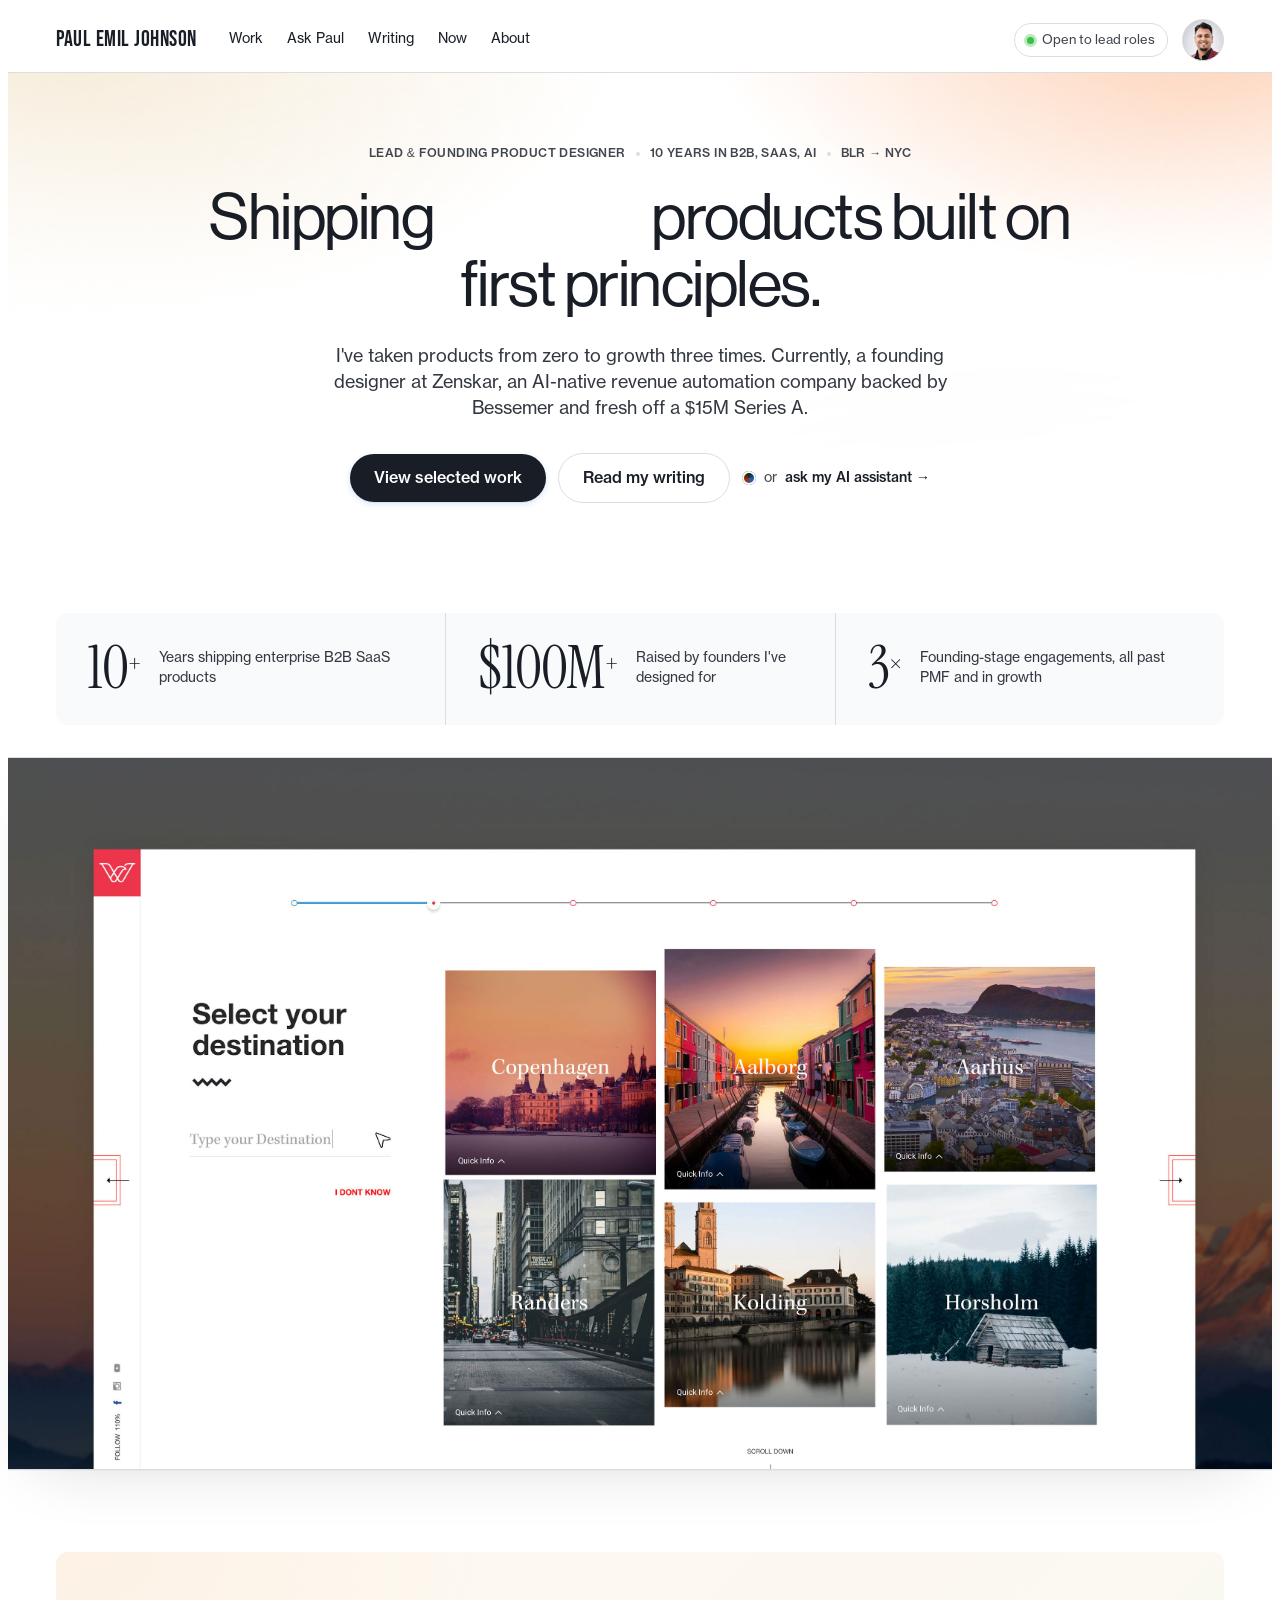
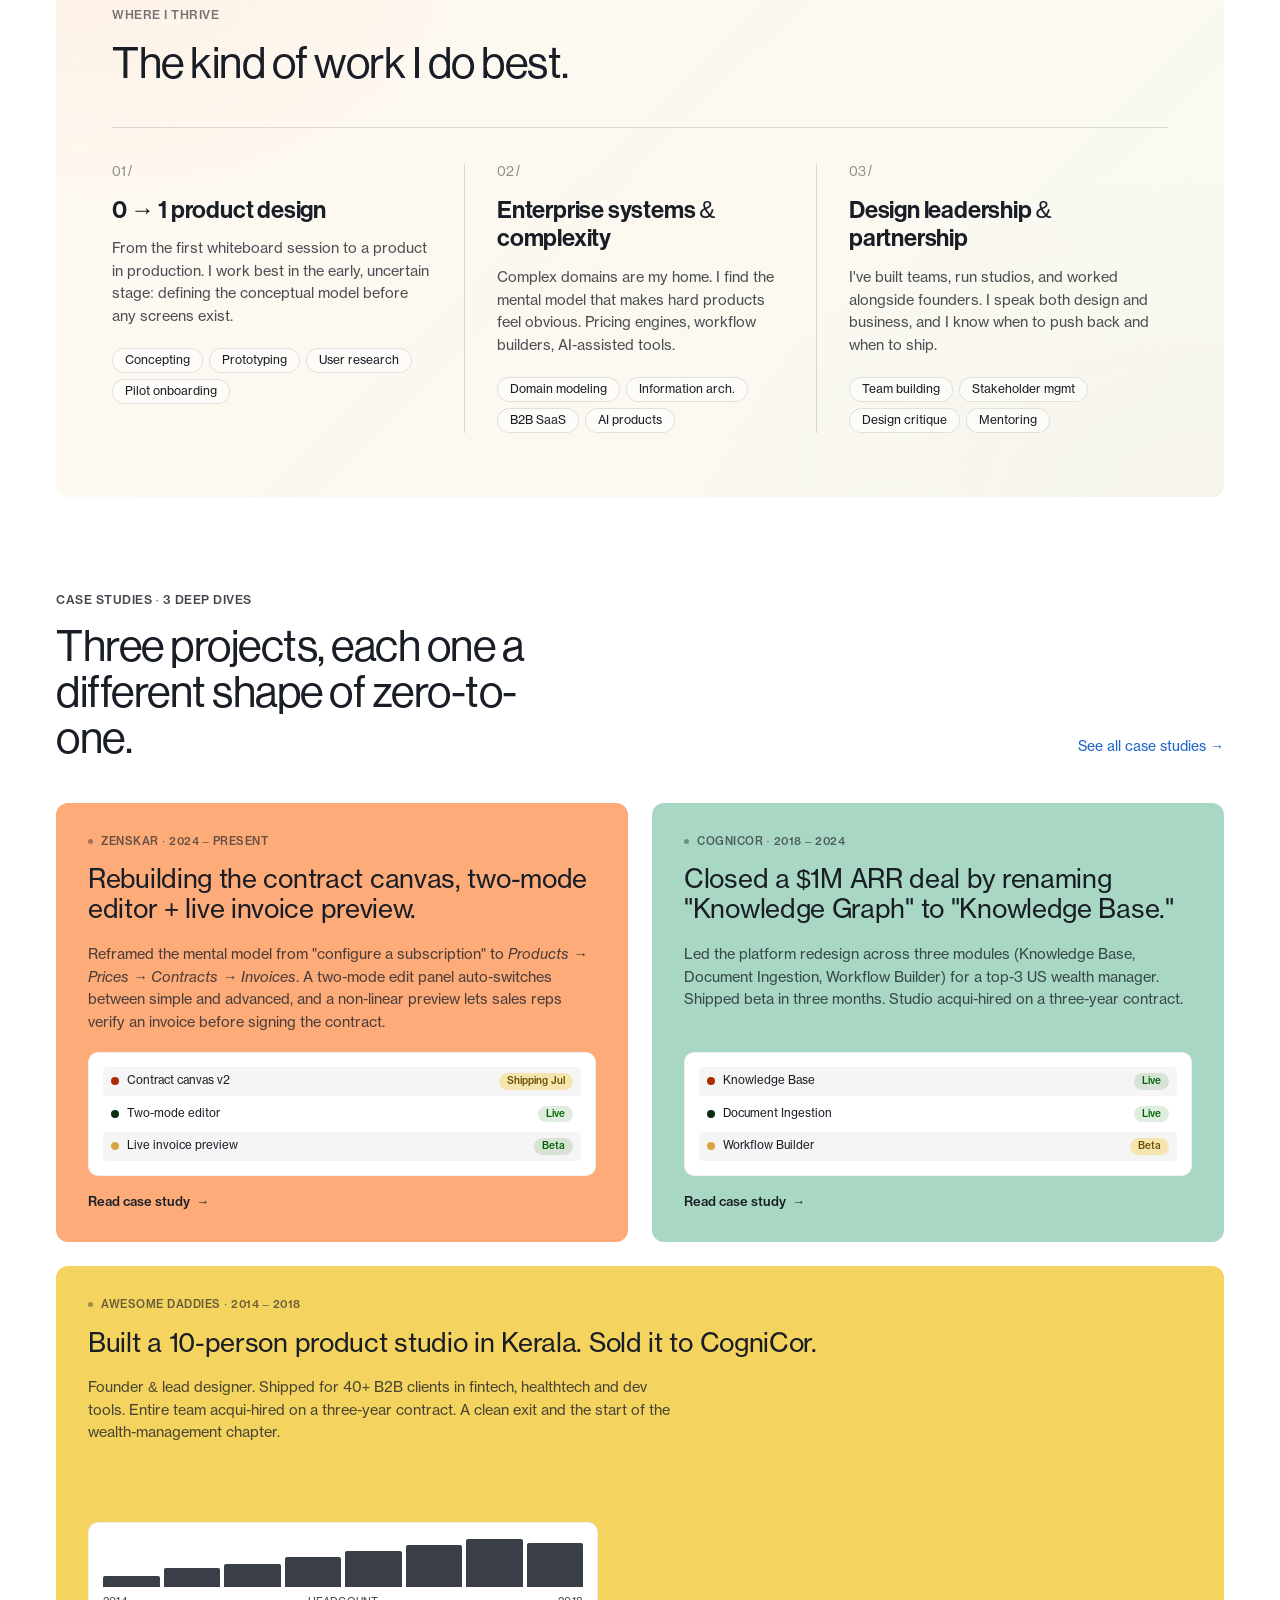
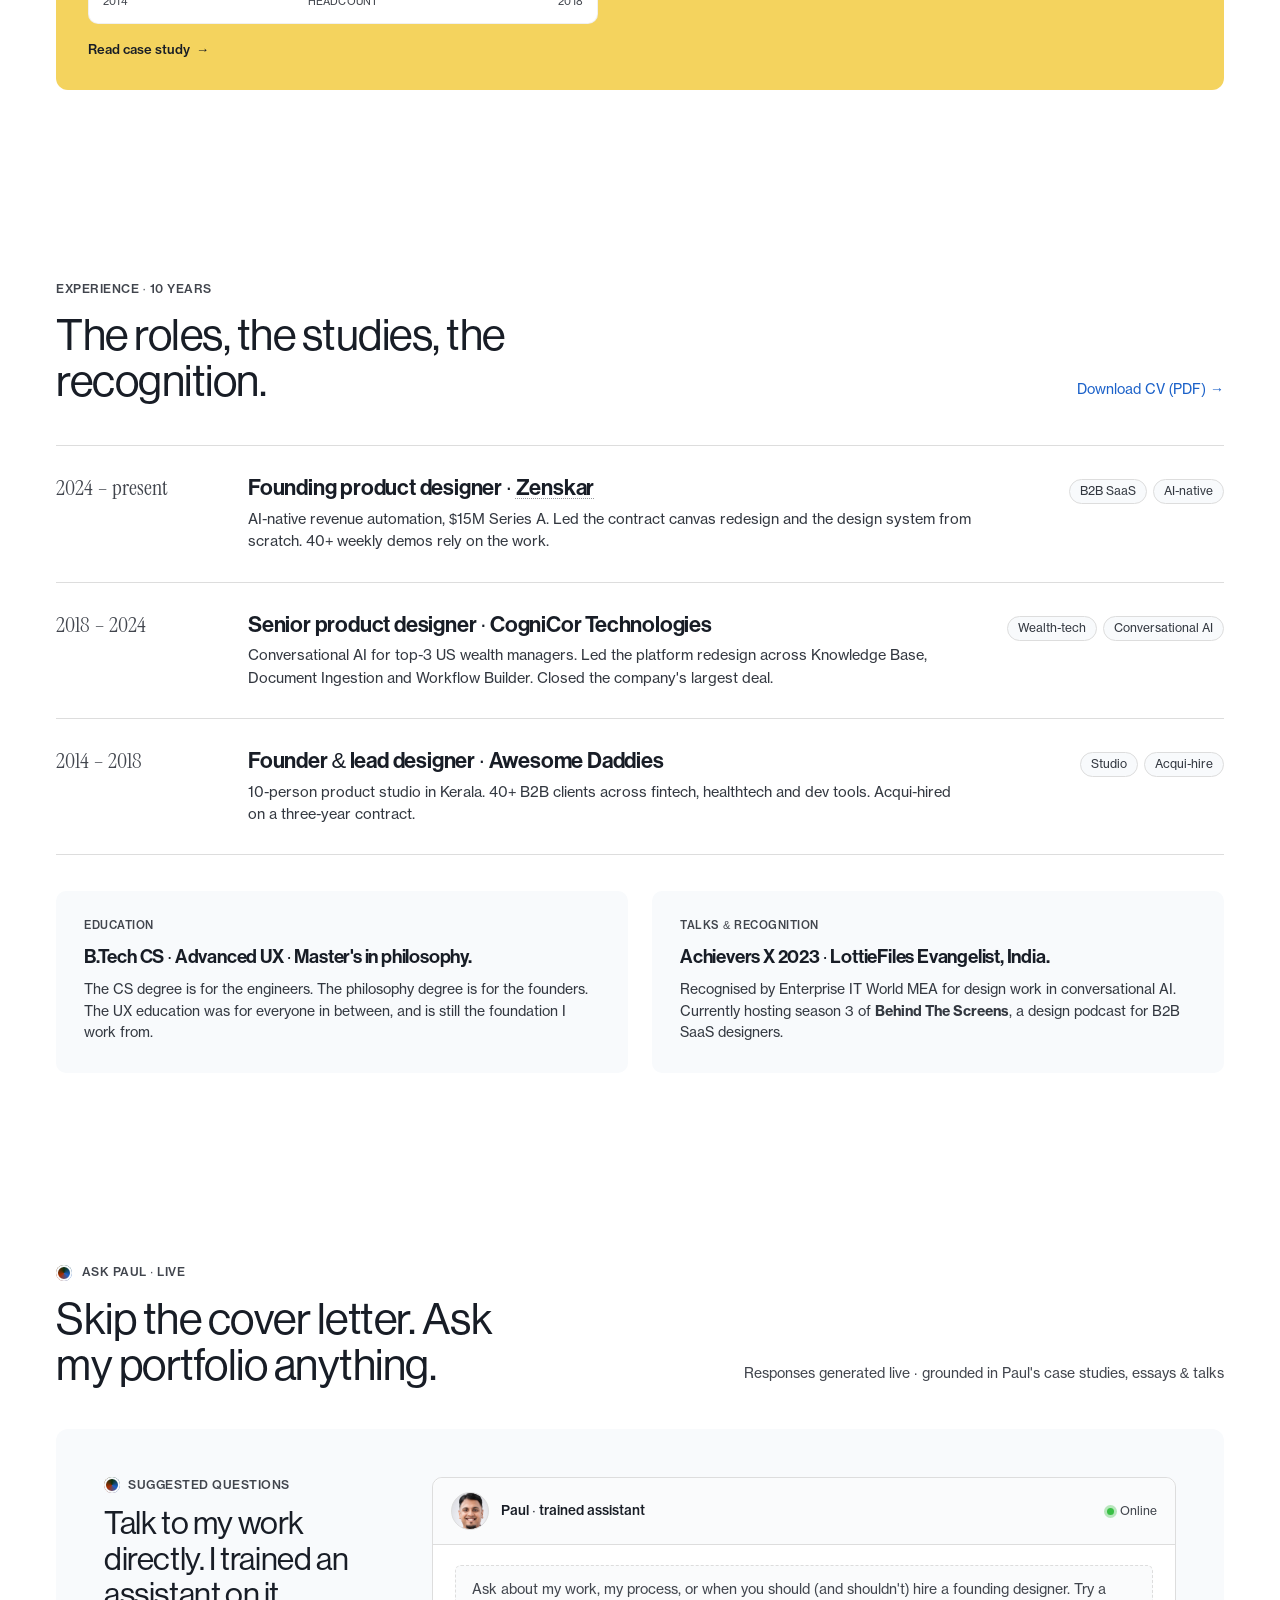
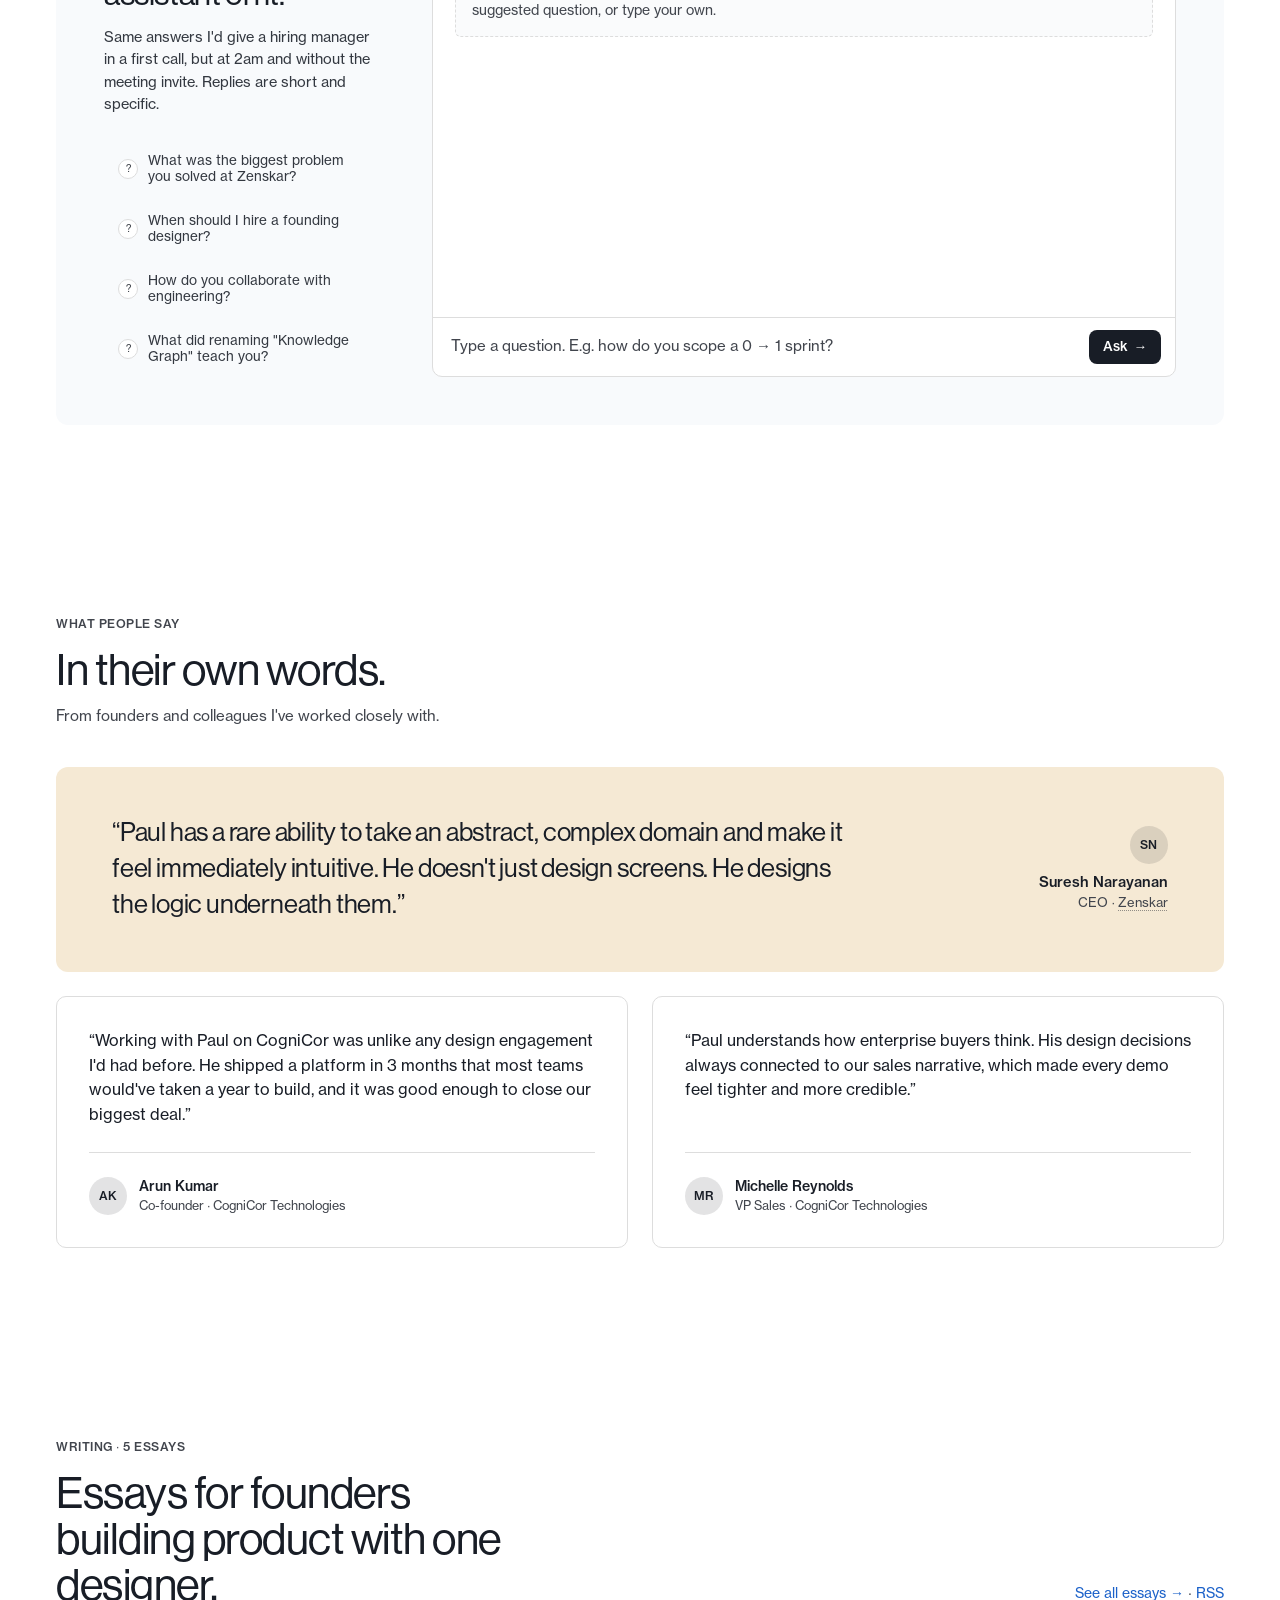
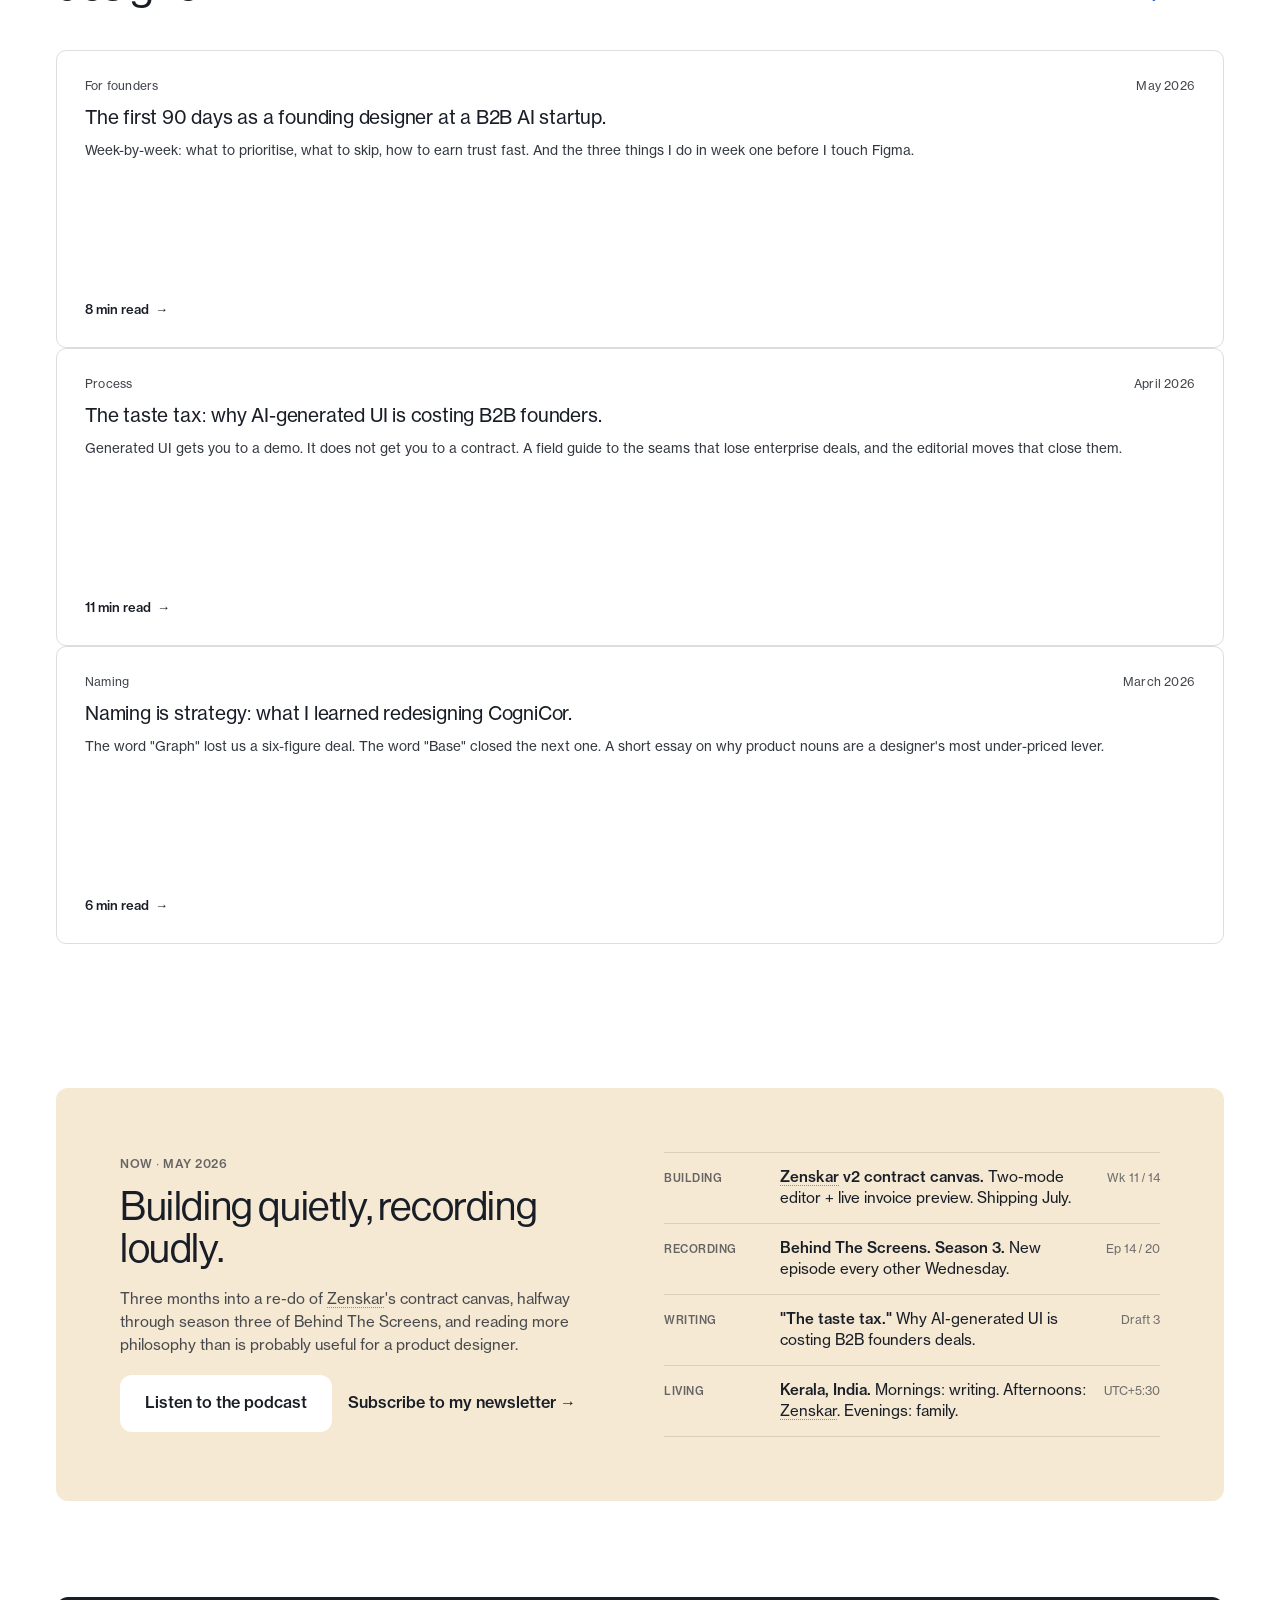
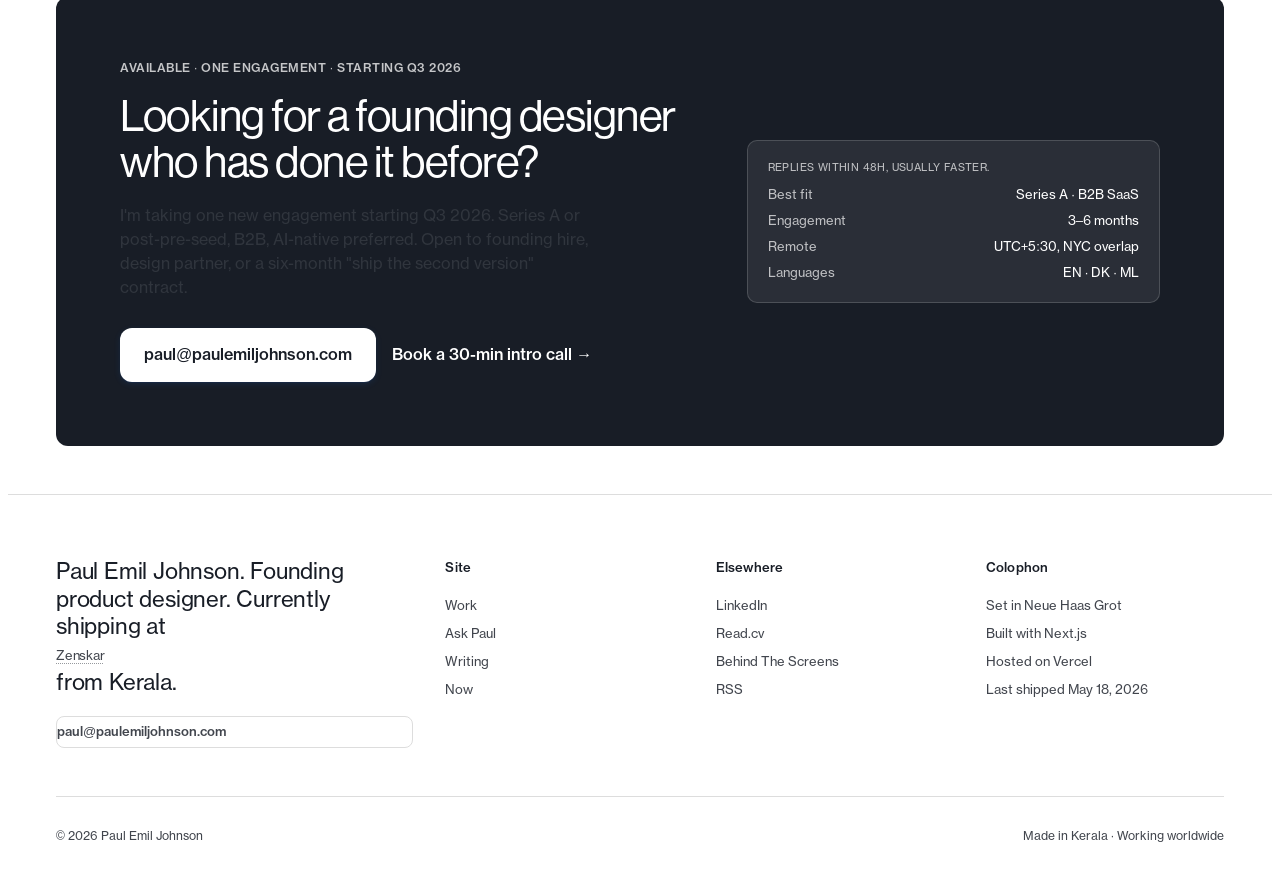
<file: index.html>
<!doctype html>
<html lang="en">
<head>
<meta charset="utf-8" />
<meta name="viewport" content="width=device-width, initial-scale=1" />
<title>Paul Emil Johnson. Founding product designer</title>
<link rel="stylesheet" href="styles/colors_and_type.css" />
<link rel="stylesheet" href="styles/marketing.css" />
<link rel="preconnect" href="https://fonts.googleapis.com">
<link rel="preconnect" href="https://fonts.gstatic.com" crossorigin>
<link href="https://fonts.googleapis.com/css2?family=Bebas+Neue&family=Instrument+Serif:ital@0;1&display=swap" rel="stylesheet">
<style>
  /* ── Page-local refinements layered over Airtable tokens ───────── */
  body { color: var(--color-body); }
  .wrap { max-width: var(--container-max); margin: 0 auto; padding: 0 var(--container-gutter); }

  /* Inline ext links (Zenskar etc.) */
  .ext-link{
    color: inherit;
    text-decoration: underline dotted rgba(24,29,38,0.45);
    text-underline-offset: 3px;
    text-decoration-thickness: 1px;
    transition: color .15s ease, text-decoration-color .15s ease, text-decoration-style .15s ease;
  }
  .ext-link:hover{
    color: var(--color-signature-coral);
    text-decoration-style: solid;
    text-decoration-color: var(--color-signature-coral);
  }
  /* On dark surfaces */
  .at-signature .ext-link,
  .now .ext-link{ color: inherit; text-decoration-color: rgba(255,255,255,0.55); }
  .at-signature .ext-link:hover{ color: #fff; text-decoration-color: #fff; }

  /* Nav additions */
  .pej-wordmark{
    font-family: 'Bebas Neue', 'Impact', sans-serif;
    font-size: 22px; font-weight: 400;
    color: var(--color-ink);
    letter-spacing: 0.5px;
    display: inline-flex; align-items: center; gap: 8px;
  }
  .pej-mark{
    width: 26px; height: 26px; border-radius: 50%;
    background-image: url("assets/headshot.png");
    background-repeat: no-repeat;
    background-position: center 22%;
    background-size: 175%;
    background-color: var(--color-surface-soft);
    border: 1px solid var(--color-hairline);
    display: inline-block;
    flex: none;
  }
  .nav-availability{
    display: inline-flex; align-items: center; gap: 8px;
    font-size: 13px; color: var(--color-muted);
    padding: 8px 12px; border-radius: var(--radius-pill);
    border: 1px solid var(--color-hairline);
    background: var(--color-canvas);
  }
  .pulse-dot{
    position: relative; width: 7px; height: 7px; border-radius: 50%;
    background: #39bf45; display: inline-block; flex: none;
  }
  .pulse-dot::after{
    content: ""; position: absolute; inset: -3px; border-radius: 50%;
    background: #39bf45; opacity: .35;
    animation: pulse 2.2s ease-out infinite;
  }
  @keyframes pulse{
    0%{transform:scale(.6);opacity:.55} 70%{transform:scale(1.9);opacity:0} 100%{transform:scale(1.9);opacity:0}
  }

  /* Hero: centered editorial */
  .pej-hero{
    position: relative;
    overflow: hidden;
    isolation: isolate; /* contain the gradient layer */
  }
  /* Subtle, slow-drifting warm gradient that sits behind hero content */
  .pej-hero::before{
    content: "";
    position: absolute; inset: -25%;
    z-index: -1;
    pointer-events: none;
    background:
      radial-gradient(50% 60% at 18% 12%, rgba(245,233,212,1.0), transparent 62%),
      radial-gradient(45% 55% at 82% 8%,  rgba(252,171,121,0.65), transparent 64%),
      radial-gradient(40% 60% at 70% 90%, rgba(170,45,0,0.06), transparent 65%),
      radial-gradient(30% 45% at 30% 95%, rgba(168,216,196,0.18), transparent 68%);
    filter: blur(8px);
    /* Stronger at top (near nav), dissolving toward bottom + edges */
    -webkit-mask-image:
      radial-gradient(90% 75% at 50% 10%, #000 0%, rgba(0,0,0,0.92) 35%, transparent 80%);
            mask-image:
      radial-gradient(90% 75% at 50% 10%, #000 0%, rgba(0,0,0,0.92) 35%, transparent 80%);
    animation: heroDrift 32s ease-in-out infinite alternate;
  }
  @keyframes heroDrift{
    0%   { transform: translate( 0%,  0%) rotate(0deg) scale(1.00); }
    50%  { transform: translate(-3%,  2%) rotate(4deg) scale(1.06); }
    100% { transform: translate( 2%, -3%) rotate(-3deg) scale(1.02); }
  }
  @media (prefers-reduced-motion: reduce){
    .pej-hero::before{ animation: none; }
  }
  .pej-hero h1{ font-size: clamp(40px, 6vw, 64px); line-height: 1.04; letter-spacing: -1.5px; }
  .pej-hero h1 .accent{
    font-family: 'Instrument Serif', Georgia, serif;
    font-style: italic;
    font-weight: 400;
    color: var(--color-signature-coral);
    display: inline-block; transition: opacity .22s ease;
    letter-spacing: -1px;
    /* Optical correction: serifs tend to look smaller next to a grotesque */
    font-size: 1.08em;
    line-height: 0.9;
  }
  .pej-hero h1 .accent.is-out{ opacity: 0; }
  .pej-hero .lede{ font-size: 19px; line-height: 1.5; color: var(--color-body); margin: 24px auto 32px; max-width: 640px; }
  .pej-hero .meta{
    display: inline-flex; align-items: center; gap: 10px; flex-wrap: wrap;
    font-size: 12px; font-weight: 500; letter-spacing: 0.4px; text-transform: uppercase;
    color: var(--color-muted); margin-bottom: 24px;
  }
  .pej-hero .meta .sep{ width: 4px; height: 4px; border-radius: 50%; background: var(--color-hairline); }
  .pej-hero .ask-link{
    font-size: 14px; color: var(--color-muted);
    display: inline-flex; align-items: center; gap: 8px;
  }
  .pej-hero .ask-link strong{ color: var(--color-ink); font-weight: 500; }
  .pej-hero .ask-link:hover strong{ text-decoration: underline; }
  .pej-hero .avail-line{
    margin-top: 24px;
    display: inline-flex; align-items: center; gap: 10px;
    font-size: 14px; font-weight: 500;
    color: var(--color-success);
  }

  /* Section heading layout */
  .sec-head{
    display: flex; align-items: flex-end; justify-content: space-between;
    gap: 32px; margin-bottom: 40px; flex-wrap: wrap;
  }
  .sec-head .eyebrow{
    font-size: 12px; font-weight: 500; letter-spacing: 0.5px; text-transform: uppercase;
    color: var(--color-muted); margin-bottom: 16px;
  }
  .sec-head h2{ font-size: 44px; line-height: 1.05; letter-spacing: -0.5px; max-width: 18ch; }
  .sec-head .meta-right{ font-size: 14px; color: var(--color-muted); padding-bottom: 6px; }
  .sec-head .meta-right a{ color: var(--color-link); }

  /* Work: demo grid of selected cases */
  .case-grid{ display: grid; grid-template-columns: repeat(12, 1fr); gap: 24px; }
  .case-card{
    border-radius: var(--radius-lg);
    padding: 32px;
    display: flex; flex-direction: column; gap: 18px;
    min-height: 360px;
  }
  .case-card .eyebrow{
    font-size: 11px; font-weight: 500; letter-spacing: 0.5px; text-transform: uppercase;
    color: rgba(24,29,38,0.65);
    display: flex; align-items: center; gap: 8px;
  }
  .case-card .eyebrow .dot{ width: 5px; height: 5px; border-radius: 50%; background: currentColor; opacity: .6; }
  .case-card h3{ font-size: 26px; line-height: 1.15; letter-spacing: -0.3px; color: var(--color-ink); }
  .case-card .body{ font-size: 14.5px; line-height: 1.55; color: rgba(24,29,38,0.78); margin: 0; }
  .case-card .frag{
    margin-top: auto; background: var(--color-canvas); border-radius: var(--radius-md);
    border: 1px solid rgba(0,0,0,0.06); padding: 14px;
    font-size: 12px;
  }
  .case-card.peach   { background: var(--color-signature-peach); }
  .case-card.mint    { background: var(--color-signature-mint); }
  .case-card.yellow  { background: var(--color-signature-yellow); }
  .case-card.mustard { background: var(--color-signature-mustard); }
  .case-card .read{
    display: inline-flex; align-items: center; gap: 6px;
    font-size: 13px; font-weight: 500; color: var(--color-ink);
  }
  .case-card .arrow{ transition: transform .2s ease; }
  .case-card:hover .arrow{ transform: translateX(3px); }

  /* Fragment styles inside cards */
  .frag-table{ display: flex; flex-direction: column; gap: 4px; }
  .frag-table .row{
    display: grid; grid-template-columns: 1fr auto;
    align-items: center; padding: 6px 8px; border-radius: 4px;
    font-family: var(--font-sans); font-size: 11.5px;
  }
  .frag-table .row.alt{ background: rgba(0,0,0,0.04); }
  .frag-table .row .label{ color: var(--color-ink); display: flex; align-items: center; gap: 8px; }
  .frag-table .row .label .swatch{ width: 8px; height: 8px; border-radius: 50%; background: var(--color-signature-coral); }
  .frag-table .row .val{ font-weight: 500; color: var(--color-ink); }
  .frag-pill{
    display: inline-flex; align-items: center; padding: 2px 8px; border-radius: 9999px;
    font-size: 10px; font-weight: 500;
  }
  .frag-pill.go { background: rgba(0,100,0,0.12); color: #006400; }
  .frag-pill.wait { background: rgba(244,211,94,0.45); color: #6b4f00; }
  .frag-pill.neutral { background: rgba(0,0,0,0.06); color: var(--color-ink); }

  .frag-chart{ display: flex; align-items: flex-end; gap: 4px; height: 50px; }
  .frag-chart i{
    flex: 1; background: var(--color-primary); border-radius: 2px 2px 0 0; opacity: .85;
  }

  /* ── Ask Paul AI panel (tabbed feature card) ───────────────────── */
  .ask {
    background: var(--color-surface-soft);
    border-radius: var(--radius-lg);
    padding: 48px;
    display: grid; grid-template-columns: 280px 1fr; gap: 48px;
    align-items: stretch;
  }
  .ask .left .eyebrow{
    font-size: 12px; font-weight: 500; letter-spacing: 0.5px; text-transform: uppercase;
    color: var(--color-muted); margin-bottom: 14px;
    display: inline-flex; align-items: center; gap: 8px;
  }
  .ai-glyph{
    width: 16px; height: 16px; border-radius: 50%;
    background: conic-gradient(from 120deg, #1b61c9, #aa2d00, #0a2e0e, #1b61c9);
    box-shadow: inset 0 0 0 2px var(--color-surface-soft);
    animation: spin 8s linear infinite;
  }
  @keyframes spin { to { transform: rotate(360deg); } }

  .ask .left h3{
    font-family: var(--font-display);
    font-size: 32px; line-height: 1.1; letter-spacing: -0.4px; color: var(--color-ink);
    margin: 0 0 14px;
  }
  .ask .left p{ font-size: 14.5px; line-height: 1.55; color: var(--color-body); margin: 0 0 24px; }
  .ask .chips{ display: flex; flex-direction: column; gap: 4px; margin-top: 12px; }
  .chip{
    text-align: left; padding: 12px 14px; border-radius: 8px; border: 0;
    background: transparent; cursor: pointer;
    font-family: var(--font-sans); font-size: 13.5px; font-weight: 400;
    color: var(--color-body);
    display: flex; align-items: center; gap: 10px;
    transition: background .15s, color .15s;
  }
  .chip:hover{ background: var(--color-canvas); color: var(--color-ink); }
  .chip .q-icon{
    width: 18px; height: 18px; border-radius: 50%;
    background: var(--color-canvas); border: 1px solid var(--color-hairline);
    display: inline-flex; align-items: center; justify-content: center;
    font-size: 10px; color: var(--color-muted); flex: none;
  }

  .chatbox{
    background: var(--color-canvas);
    border-radius: var(--radius-md);
    border: 1px solid var(--color-hairline);
    display: flex; flex-direction: column;
    min-height: 380px;
  }
  .chat-head{
    display: flex; align-items: center; justify-content: space-between;
    padding: 14px 18px;
    border-bottom: 1px solid var(--color-hairline);
    background: #fafbfc;
    border-radius: var(--radius-md) var(--radius-md) 0 0;
  }
  .chat-head .who{ display: flex; align-items: center; gap: 12px; font-size: 13.5px; color: var(--color-ink); font-weight: 500; }
  .chat-head .who .av{
    width: 36px; height: 36px; border-radius: 50%;
    background-image: url("assets/headshot.png");
    background-repeat: no-repeat;
    background-position: center 22%;
    background-size: 175%;
    background-color: var(--color-surface-soft);
    border: 1px solid var(--color-hairline);
    flex: none;
  }
  .chat-head .status{
    font-size: 12px; color: var(--color-muted);
    display: inline-flex; align-items: center; gap: 6px;
  }
  .chat-stream{
    flex: 1; padding: 20px 22px; overflow-y: auto;
    display: flex; flex-direction: column; gap: 16px;
    max-height: 340px;
  }
  .chat-empty{
    font-size: 14px; color: var(--color-muted);
    background: #fafbfc;
    border: 1px dashed var(--color-hairline);
    border-radius: var(--radius-sm); padding: 14px 16px;
    line-height: 1.5;
  }
  .msg{ display: flex; flex-direction: column; gap: 4px; font-size: 14.5px; line-height: 1.55; max-width: 90%; }
  .msg.user{ align-self: flex-end; align-items: flex-end; }
  .msg .who{ font-size: 11px; color: var(--color-muted); font-weight: 500; letter-spacing: 0.2px; }
  .msg .body{ color: var(--color-ink); }
  .msg.user .body{
    background: var(--color-primary); color: #fff;
    padding: 10px 14px; border-radius: 12px 12px 2px 12px;
  }
  .msg.assistant .body{
    background: var(--color-surface-soft);
    padding: 12px 14px; border-radius: 12px 12px 12px 2px;
    border: 1px solid var(--color-hairline);
  }
  .msg .body p{ margin: 0 0 8px; color: inherit; }
  .msg .body p:last-child{ margin-bottom: 0; }
  .typing{ display: inline-flex; gap: 6px; align-items: center; }
  .typing-label{
    font-size: 13px; color: var(--color-muted); font-style: italic;
  }
  .typing-dots{ display: inline-flex; gap: 4px; align-items: center; }
  .typing-dots span{
    width: 6px; height: 6px; border-radius: 50%;
    background: var(--color-primary); opacity: .35;
    animation: bob 1.1s ease-in-out infinite;
  }
  .typing-dots span:nth-child(2){ animation-delay: .15s; }
  .typing-dots span:nth-child(3){ animation-delay: .3s; }
  @keyframes bob{
    0%,80%,100%{ transform: translateY(0); opacity: .3; }
    40%{ transform: translateY(-3px); opacity: 1; }
  }
  .msg.assistant.is-typing .body{ background: var(--color-surface-soft); }
  .chat-input-row{
    display: flex; align-items: center; gap: 8px;
    padding: 12px 14px; border-top: 1px solid var(--color-hairline);
  }
  .chat-input-row input{
    flex: 1; border: 0; outline: 0; background: transparent;
    font-family: var(--font-sans); font-size: 15px; color: var(--color-ink); padding: 8px 4px;
  }
  .chat-input-row input::placeholder{ color: var(--color-muted); }
  .chat-send{
    background: var(--color-primary); color: #fff;
    border: 0; border-radius: 8px; padding: 9px 14px;
    font-family: var(--font-sans); font-size: 13.5px; font-weight: 500;
    cursor: pointer; display: inline-flex; align-items: center; gap: 6px;
  }
  .chat-send:hover{ background: var(--color-primary-active); }
  .chat-send:disabled{ opacity: .5; cursor: not-allowed; }

  /* Coral signature card content tweaks */
  .at-signature .stats{ display: flex; gap: 32px; margin-top: 28px; }
  .at-signature .stat .num{ font-family: var(--font-display); font-size: 36px; line-height: 1; font-weight: 500; }
  .at-signature .stat .lbl{ font-size: 12px; opacity: .75; margin-top: 8px; letter-spacing: 0.3px; text-transform: uppercase; }
  .signature-frag{
    background: rgba(255,255,255,0.08);
    border: 1px solid rgba(255,255,255,0.16);
    border-radius: var(--radius-md);
    padding: 20px;
  }
  .signature-frag .lbl{
    font-size: 10.5px; letter-spacing: 0.4px; text-transform: uppercase;
    opacity: .7; margin-bottom: 12px;
  }
  .signature-frag .timeline{ display: flex; flex-direction: column; gap: 8px; }
  .signature-frag .tl-row{
    display: grid; grid-template-columns: 60px 1fr auto;
    align-items: center; gap: 10px;
    font-size: 12.5px;
  }
  .signature-frag .tl-row .when{ opacity: .55; font-size: 11px; letter-spacing: 0.2px; }
  .signature-frag .tl-row .bar{ height: 6px; border-radius: 999px; background: rgba(255,255,255,0.16); position: relative; overflow: hidden; }
  .signature-frag .tl-row .bar::after{
    content: ""; position: absolute; left: 0; top: 0; height: 100%;
    width: var(--w, 60%); background: #fff; border-radius: 999px;
  }
  .signature-frag .tl-row .val{ font-variant-numeric: tabular-nums; font-size: 11.5px; opacity: .85; }

  /* ── Where I thrive (coral feature panel) ─────────────────── */
  .thrive{
    background:
      radial-gradient(60% 80% at 0% 0%, rgba(252, 224, 200, 0.35) 0%, transparent 65%),
      radial-gradient(70% 90% at 100% 100%, rgba(245, 238, 225, 0.45) 0%, transparent 65%),
      linear-gradient(135deg, #fefaf4 0%, #fdf8ef 45%, #f7faf3 100%);
    color: var(--color-ink);
    border-radius: var(--radius-lg);
    padding: 56px 56px 64px;
  }
  .thrive-head{ max-width: 720px; }
  .thrive-head .eyebrow{
    font-size: 12px; font-weight: 500; letter-spacing: 0.5px; text-transform: uppercase;
    color: rgba(24,29,38,0.6); margin-bottom: 18px;
  }
  .thrive-head h2{
    color: var(--color-ink); font-size: 44px; line-height: 1.05; letter-spacing: -0.5px;
  }
  .thrive-divider{
    height: 1px; background: rgba(24,29,38,0.14);
    margin: 40px 0 36px;
  }
  .thrive-grid{
    display: grid; grid-template-columns: repeat(3, 1fr);
    gap: 0;
  }
  .thrive-col{
    padding: 0 32px;
    border-left: 1px solid rgba(24,29,38,0.14);
    display: flex; flex-direction: column; gap: 14px;
  }
  .thrive-col:first-child{ padding-left: 0; border-left: 0; }
  .thrive-col:last-child{ padding-right: 0; }
  .thrive-num{
    font-family: var(--font-display); font-size: 14px; font-weight: 400;
    color: rgba(24,29,38,0.5); letter-spacing: 0;
    font-variant-numeric: tabular-nums;
  }
  .thrive-col h3{
    color: var(--color-ink); font-size: 24px; line-height: 1.2; letter-spacing: -0.2px;
    font-weight: 500; font-family: var(--font-display);
  }
  .thrive-col p{
    color: rgba(24,29,38,0.78); font-size: 14.5px; line-height: 1.55;
  }
  .thrive-tags{ display: flex; flex-wrap: wrap; gap: 6px; margin-top: 6px; }
  .thrive-tag{
    display: inline-flex; align-items: center;
    font-size: 12px; font-weight: 400;
    padding: 4px 12px; border-radius: var(--radius-pill);
    background: rgba(255,255,255,0.55);
    color: var(--color-ink);
    border: 1px solid rgba(24,29,38,0.12);
  }

  /* ── Testimonials ─────────────────────────────────────────── */
  .tmnl-featured{
    background: var(--color-signature-cream);
    border-radius: var(--radius-lg);
    padding: 48px 56px;
    display: grid; grid-template-columns: 1fr 260px;
    gap: 48px; align-items: center;
    margin-bottom: 24px;
  }
  .tmnl-quote{
    font-family: var(--font-display);
    font-size: 26px; line-height: 1.4; letter-spacing: -0.2px;
    color: var(--color-ink); font-weight: 400;
    margin: 0;
  }
  .tmnl-quote::before{ content: "\201C"; }
  .tmnl-quote::after{ content: "\201D"; }
  .tmnl-author{
    display: flex; align-items: center; gap: 12px;
  }
  .tmnl-featured .tmnl-author{
    flex-direction: column; align-items: flex-end; gap: 10px; text-align: right;
  }
  .tmnl-avatar{
    width: 38px; height: 38px; border-radius: 50%;
    background: rgba(24,29,38,0.12); color: var(--color-ink);
    display: inline-flex; align-items: center; justify-content: center;
    font-size: 12px; font-weight: 500; letter-spacing: 0.4px;
    flex: none;
  }
  .tmnl-author .name{ font-size: 14.5px; font-weight: 500; color: var(--color-ink); line-height: 1.3; }
  .tmnl-author .role{ font-size: 13px; color: var(--color-muted); line-height: 1.3; margin-top: 2px; }
  .tmnl-grid{
    display: grid; grid-template-columns: 1fr 1fr; gap: 24px;
  }
  .tmnl-card{
    background: var(--color-canvas);
    border: 1px solid var(--color-hairline);
    border-radius: var(--radius-md);
    padding: 32px;
    display: flex; flex-direction: column; gap: 24px;
  }
  .tmnl-card .q{
    font-size: 16px; line-height: 1.55; color: var(--color-ink);
    margin: 0; flex: 1;
  }
  .tmnl-card .q::before{ content: "\201C"; }
  .tmnl-card .q::after{ content: "\201D"; }
  .tmnl-card .divide{ height: 1px; background: var(--color-hairline); }
  .tmnl-card .tmnl-author .name{ font-size: 14px; }
  .tmnl-card .tmnl-author .role{ font-size: 12.5px; }

  /* ── Stats band (replaces logo strip) ────────────────── */
  .stats-band{
    background: var(--color-surface-soft);
    border-radius: var(--radius-lg);
    display: grid; grid-template-columns: repeat(3, 1fr);
  }
  .stat-cell{
    padding: 28px 32px;
    border-left: 1px solid var(--color-hairline);
    display: flex; align-items: center; gap: 18px;
  }
  .stat-cell:first-child{ border-left: 0; }
  .stat-cell .num{
    font-family: 'Instrument Serif', Georgia, serif;
    font-size: clamp(44px, 4.6vw, 60px);
    font-weight: 400;
    line-height: 0.95;
    letter-spacing: -1.5px;
    color: var(--color-ink);
    flex: none;
  }
  .stat-cell .num sup{
    font-family: 'Instrument Serif', Georgia, serif;
    font-size: 0.42em; font-weight: 400; letter-spacing: 0;
    vertical-align: 0.6em; margin-left: 1px;
  }
  .stat-cell .lbl{
    font-size: 14px; line-height: 1.4;
    color: var(--color-body);
    margin: 0;
  }
  @media (max-width: 900px){
    .stats-band{ grid-template-columns: 1fr; }
    .stat-cell{ border-left: 0; border-top: 1px solid var(--color-hairline); }
    .stat-cell:first-child{ border-top: 0; }
  }

  /* ── Work-screenshot placeholder ───────────────────────── */
  .work-placeholder{
    aspect-ratio: 16 / 9;
    width: 100%;
    background:
      linear-gradient(135deg, var(--color-surface-soft), var(--color-surface-strong));
    border-radius: var(--radius-lg);
    border: 1px dashed var(--color-border-strong);
    display: flex; flex-direction: column;
    align-items: center; justify-content: center;
    gap: 12px;
    color: var(--color-muted);
    position: relative;
    overflow: hidden;
  }
  .work-placeholder::before{
    content: "";
    position: absolute; inset: 0;
    background-image:
      linear-gradient(var(--color-hairline) 1px, transparent 1px),
      linear-gradient(90deg, var(--color-hairline) 1px, transparent 1px);
    background-size: 80px 80px;
    opacity: 0.5;
    pointer-events: none;
  }
  .work-placeholder .ph-frame-icon{
    width: 56px; height: 56px;
    border: 1.5px solid var(--color-border-strong);
    border-radius: var(--radius-md);
    display: flex; align-items: center; justify-content: center;
    background: var(--color-canvas);
    position: relative; z-index: 1;
  }
  .work-placeholder .ph-label{
    font-family: var(--font-display);
    font-size: 18px; font-weight: 500;
    color: var(--color-ink);
    position: relative; z-index: 1;
  }
  .work-placeholder .ph-dim{
    font-family: 'Instrument Serif', Georgia, serif;
    font-size: 28px; color: var(--color-muted);
    letter-spacing: 0.5px;
    position: relative; z-index: 1;
  }
  .work-placeholder .ph-hint{
    font-size: 13px; color: var(--color-muted);
    position: relative; z-index: 1;
  }

  /* ── Work-screenshot showcase ─────────────────────── */
  .work-shot{
    aspect-ratio: 16 / 9;
    width: 100%;
    border-radius: var(--radius-lg);
    overflow: hidden;
    background: var(--color-surface-soft);
    border: 1px solid var(--color-hairline);
    box-shadow: 0 1px 0 rgba(24,29,38,0.04), 0 24px 60px -32px rgba(24,29,38,0.18);
  }
  .work-shot img{
    display: block;
    width: 100%; height: 100%;
    object-fit: cover;
    object-position: center top;
  }

  .writing-card{
    border: 1px solid var(--color-hairline);
    border-radius: var(--radius-md);
    padding: 28px;
    background: var(--color-canvas);
    display: flex; flex-direction: column; gap: 12px;
    min-height: 240px;
    transition: background .15s;
  }
  .writing-card:hover{ background: var(--color-surface-soft); }
  .writing-card .meta{
    display: flex; justify-content: space-between; font-size: 12px; color: var(--color-muted);
    letter-spacing: 0.2px;
  }
  .writing-card h4{ font-size: 19px; line-height: 1.25; letter-spacing: -0.2px; }
  .writing-card .desc{ font-size: 13.5px; line-height: 1.55; color: var(--color-body); flex: 1; }
  .writing-card .read{
    font-size: 13px; font-weight: 500; color: var(--color-ink);
    display: inline-flex; align-items: center; gap: 6px;
  }
  .writing-card .read .arrow{ transition: transform .2s; }
  .writing-card:hover .read .arrow{ transform: translateX(3px); }

  /* Cream callout: Now / podcast */
  .at-cream .now-list{ display: flex; flex-direction: column; gap: 0; }
  .at-cream .now-row{
    display: grid; grid-template-columns: 100px 1fr auto;
    gap: 16px; padding: 14px 0;
    border-top: 1px solid rgba(24,29,38,0.12);
    align-items: baseline;
  }
  .at-cream .now-row:last-child{ border-bottom: 1px solid rgba(24,29,38,0.12); }
  .at-cream .now-row .k{
    font-size: 11px; letter-spacing: 0.5px; text-transform: uppercase;
    color: rgba(24,29,38,0.65); font-weight: 500;
  }
  .at-cream .now-row .v{ font-size: 15px; line-height: 1.4; color: var(--color-ink); }
  .at-cream .now-row .v strong{ font-weight: 500; }
  .at-cream .now-row .meta{ font-size: 12px; color: rgba(24,29,38,0.6); font-variant-numeric: tabular-nums; }

  /* Footer overrides */
  .at-footer-grid{ grid-template-columns: 1.5fr 1fr 1fr 1fr; }
  .footer-sig h4{ font-size: 22px; line-height: 1.25; letter-spacing: -0.2px; margin-bottom: 18px; max-width: 30ch; }

  /* Responsive */
  @media (max-width: 900px) {
    .case-grid{ grid-template-columns: 1fr !important; }
    .case-grid > *{ grid-column: 1 / -1 !important; }
    .ask{ grid-template-columns: 1fr; padding: 32px; }
    .at-cream{ grid-template-columns: 1fr; padding: 40px; }
    .at-signature{ grid-template-columns: 1fr; padding: 40px; }
    .writing-grid{ grid-template-columns: 1fr; }
    .thrive{ padding: 36px; }
    .thrive-grid{ grid-template-columns: 1fr; gap: 28px; }
    .thrive-col{ padding: 0; border-left: 0; border-top: 1px solid rgba(24,29,38,0.14); padding-top: 24px; }
    .thrive-col:first-child{ border-top: 0; padding-top: 0; }
    .tmnl-featured{ grid-template-columns: 1fr; padding: 36px; gap: 28px; }
    .tmnl-featured .tmnl-author{ flex-direction: row; align-items: center; text-align: left; }
    .tmnl-quote{ font-size: 20px; }
    .tmnl-grid{ grid-template-columns: 1fr; }
    .at-footer-grid{ grid-template-columns: 1fr 1fr; gap: 32px; }
    .at-nav-menu a{ display: none; }
  }
</style>
</head>
<body>

<!-- ── Nav ─────────────────────────────────────────────────── -->
<nav class="at-nav" data-screen-label="00 Nav">
  <div class="at-nav-inner">
    <a href="#" class="pej-wordmark">
      Paul Emil Johnson
    </a>
    <div class="at-nav-menu">
      <a href="#case-studies" class="at-nav-item">Work</a>
      <a href="#ask" class="at-nav-item">Ask Paul</a>
      <a href="#writing" class="at-nav-item">Writing</a>
      <a href="#now" class="at-nav-item">Now</a>
      <a href="#about" class="at-nav-item">About</a>
    </div>
    <div class="at-nav-cluster">
      <span class="nav-availability">
        <span class="pulse-dot"></span>
        Open to lead roles
      </span>
      <span class="pej-mark" role="img" aria-label="Paul Emil Johnson" style="width: 40px; height: 40px; background-size: 120%; background-position: center 15%; padding: 0px; margin: 0px"></span>
    </div>
  </div>
</nav>

<!-- ── Hero ────────────────────────────────────────────────── -->
<section class="at-hero pej-hero" data-screen-label="01 Hero" style="padding: 72px 0px 56px">
  <div class="at-hero-inner">
    <div class="meta">
      <span>Lead &amp; Founding product designer</span>
      <span class="sep"></span>
      <span>10 years in B2B, SaaS, AI</span>
      <span class="sep"></span>
      <span>BLR &rarr; NYC</span>
    </div>
    <h1>Shipping <span class="accent" data-rotate="complex,B2B SaaS,AI-native">complex</span> products built on first principles.</h1>
    <p class="sub lede">I've taken products from zero to growth three times. Currently, a founding designer at Zenskar, an AI-native revenue automation company backed by Bessemer and fresh off a $15M Series A.</p>
    <div class="at-btn-cluster" style="justify-content:center">
      <a href="#case-studies" class="at-btn at-btn-primary" style="height: 16px; width: 148px; border-radius: 60px">View selected work</a>
      <a href="#writing" class="at-btn at-btn-secondary" style="height: 16px; border-radius: 60px">Read my writing</a>
      <a href="#ask" class="ask-link">
        <span class="ai-glyph" style="width:14px;height:14px"></span>
        or <strong>ask my AI assistant →</strong>
      </a>
    </div>
    <div class="avail-line"></div>
  </div>
</section>

<section class="at-band" data-screen-label="02 Stats" style="height: 48px; font-weight: 200; padding: 24px 0px 48px">
  <div class="wrap">
    <div class="stats-band">
      <div class="stat-cell">
        <div class="num">10<sup>+</sup></div>
        <p class="lbl">Years shipping enterprise B2B SaaS products</p>
      </div>
      <div class="stat-cell">
        <div class="num">$100M<sup>+</sup></div>
        <p class="lbl">Raised by founders I've designed for</p>
      </div>
      <div class="stat-cell">
        <div class="num">3<sup>×</sup></div>
        <p class="lbl">Founding-stage engagements, all past PMF and in growth</p>
      </div>
    </div>
  </div>
</section>

<!-- ── Work screenshot, full bleed ─────────────────────────── -->
<section class="at-band" data-screen-label="02b Work screenshots" style="padding-top: 48px">
  <figure class="work-shot work-shot-rotator" aria-label="Work screenshot" style="margin:0; aspect-ratio: 16 / 9; border-radius: 0; border-left: 0; border-right: 0; position: relative; overflow: hidden;">
    <img src="assets/work-screenshot-1.jpg" alt="Work screenshot" class="rot-img is-active" />
    <img src="assets/work-screenshot-2.png" alt="Work screenshot" class="rot-img" />
    <img src="assets/work-screenshot-3.jpg" alt="Work screenshot" class="rot-img" />
  </figure>
</section>
<style>
  .work-shot-rotator .rot-img{
    position: absolute; inset: 0;
    width: 100%; height: 100%;
    object-fit: cover; object-position: center top;
    opacity: 0;
    transition: opacity 600ms ease;
  }
  .work-shot-rotator .rot-img.is-active{ opacity: 1; }
  @media (prefers-reduced-motion: reduce){
    .work-shot-rotator .rot-img{ transition: none; }
  }
</style>
<script>
  (function(){
    var imgs = document.querySelectorAll('.work-shot-rotator .rot-img');
    if (imgs.length < 2) return;
    var idx = 0;
    setInterval(function(){
      imgs[idx].classList.remove('is-active');
      idx = (idx + 1) % imgs.length;
      imgs[idx].classList.add('is-active');
    }, 3000);
  })();
</script>

<!-- ── Where I thrive ──────────────────────────────────── -->
<section class="at-band airy" data-screen-label="03 Where I thrive" style="padding: 0px">
  <div class="wrap" style="padding: 34px 48px 0px">
    <div class="thrive" style="padding: 56px 56px 64px">
      <div class="thrive-head">
        <div class="eyebrow">Where I thrive</div>
        <h2>The kind of work I do best.</h2>
      </div>
      <div class="thrive-divider"></div>
      <div class="thrive-grid">
        <div class="thrive-col">
          <div class="thrive-num">01 /</div>
          <h3>0 → 1 product design</h3>
          <p>From the first whiteboard session to a product in production. I work best in the early, uncertain stage: defining the conceptual model before any screens exist.</p>
          <div class="thrive-tags">
            <span class="thrive-tag">Concepting</span>
            <span class="thrive-tag">Prototyping</span>
            <span class="thrive-tag">User research</span>
            <span class="thrive-tag">Pilot onboarding</span>
          </div>
        </div>
        <div class="thrive-col">
          <div class="thrive-num">02 /</div>
          <h3>Enterprise systems &amp; complexity</h3>
          <p>Complex domains are my home. I find the mental model that makes hard products feel obvious. Pricing engines, workflow builders, AI-assisted tools.</p>
          <div class="thrive-tags">
            <span class="thrive-tag">Domain modeling</span>
            <span class="thrive-tag">Information arch.</span>
            <span class="thrive-tag">B2B SaaS</span>
            <span class="thrive-tag">AI products</span>
          </div>
        </div>
        <div class="thrive-col">
          <div class="thrive-num">03 /</div>
          <h3>Design leadership &amp; partnership</h3>
          <p>I've built teams, run studios, and worked alongside founders. I speak both design and business, and I know when to push back and when to ship.</p>
          <div class="thrive-tags">
            <span class="thrive-tag">Team building</span>
            <span class="thrive-tag">Stakeholder mgmt</span>
            <span class="thrive-tag">Design critique</span>
            <span class="thrive-tag">Mentoring</span>
          </div>
        </div>
      </div>
    </div>
  </div>
</section>

<section class="at-band airy" id="case-studies" data-screen-label="04 Case studies">
  <div class="wrap">
    <div class="sec-head">
      <div>
        <div class="eyebrow">Case studies · 3 deep dives</div>
        <h2>Three projects, each one a different shape of zero-to-one.</h2>
      </div>
      <div class="meta-right"><a href="#">See all case studies →</a></div>
    </div>

    <div class="case-grid">
      <a href="zenskar/" class="case-card peach" style="grid-column: span 6;">
        <div class="eyebrow"><span class="dot"></span> Zenskar · 2024 – present</div>
        <h3>Rebuilding the contract canvas, two-mode editor + live invoice preview.</h3>
        <p class="body">Reframed the mental model from "configure a subscription" to <em>Products → Prices → Contracts → Invoices</em>. A two-mode edit panel auto-switches between simple and advanced, and a non-linear preview lets sales reps verify an invoice before signing the contract.</p>
        <div class="frag">
          <div class="frag-table">
            <div class="row alt"><span class="label"><span class="swatch" style="background:#aa2d00"></span> Contract canvas v2</span><span class="frag-pill wait">Shipping Jul</span></div>
            <div class="row"><span class="label"><span class="swatch" style="background:#0a2e0e"></span> Two-mode editor</span><span class="frag-pill go">Live</span></div>
            <div class="row alt"><span class="label"><span class="swatch" style="background:#d9a441"></span> Live invoice preview</span><span class="frag-pill go">Beta</span></div>
          </div>
        </div>
        <span class="read">Read case study <span class="arrow">→</span></span>
      </a>

      <a href="#" class="case-card mint" style="grid-column: span 6;">
        <div class="eyebrow"><span class="dot"></span> CogniCor · 2018 – 2024</div>
        <h3>Closed a $1M ARR deal by renaming "Knowledge Graph" to "Knowledge Base."</h3>
        <p class="body">Led the platform redesign across three modules (Knowledge Base, Document Ingestion, Workflow Builder) for a top-3 US wealth manager. Shipped beta in three months. Studio acqui-hired on a three-year contract.</p>
        <div class="frag">
          <div class="frag-table">
            <div class="row alt"><span class="label"><span class="swatch" style="background:#aa2d00"></span> Knowledge Base</span><span class="frag-pill go">Live</span></div>
            <div class="row"><span class="label"><span class="swatch" style="background:#0a2e0e"></span> Document Ingestion</span><span class="frag-pill go">Live</span></div>
            <div class="row alt"><span class="label"><span class="swatch" style="background:#d9a441"></span> Workflow Builder</span><span class="frag-pill wait">Beta</span></div>
          </div>
        </div>
        <span class="read">Read case study <span class="arrow">→</span></span>
      </a>

      <a href="#" class="case-card yellow" style="grid-column: span 12;">
        <div class="eyebrow"><span class="dot"></span> Awesome Daddies · 2014 – 2018</div>
        <h3>Built a 10-person product studio in Kerala. Sold it to CogniCor.</h3>
        <p class="body" style="max-width: 60ch;">Founder &amp; lead designer. Shipped for 40+ B2B clients in fintech, healthtech and dev tools. Entire team acqui-hired on a three-year contract. A clean exit and the start of the wealth-management chapter.</p>
        <div class="frag" style="max-width: 480px;">
          <div class="frag-chart">
            <i style="height:22%"></i><i style="height:38%"></i><i style="height:46%"></i><i style="height:60%"></i>
            <i style="height:72%"></i><i style="height:84%"></i><i style="height:96%"></i><i style="height:88%"></i>
          </div>
          <div style="display:flex;justify-content:space-between;font-size:10.5px;color:var(--color-muted);margin-top:8px;letter-spacing:0.2px;text-transform:uppercase;">
            <span>2014</span><span>headcount</span><span>2018</span>
          </div>
        </div>
        <span class="read">Read case study <span class="arrow">→</span></span>
      </a>
    </div>
  </div>
</section>

<!-- ── Experience ──────────────────────────────────────────── -->
<section class="at-band airy" id="experience" data-screen-label="04b Experience">
  <div class="wrap">
    <div class="sec-head">
      <div>
        <div class="eyebrow">Experience · 10 years</div>
        <h2>The roles, the studies, the recognition.</h2>
      </div>
      <div class="meta-right"><a href="#">Download CV (PDF) →</a></div>
    </div>

    <div class="xp-list">
      <div class="xp-row">
        <div class="xp-when">2024 – present</div>
        <div class="xp-body">
          <h3>Founding product designer · <a href="https://www.zenskar.com/" target="_blank" rel="noopener" class="ext-link">Zenskar</a></h3>
          <p>AI-native revenue automation, $15M Series A. Led the contract canvas redesign and the design system from scratch. 40+ weekly demos rely on the work.</p>
        </div>
        <div class="xp-tags">
          <span class="xp-tag">B2B SaaS</span>
          <span class="xp-tag">AI-native</span>
        </div>
      </div>
      <div class="xp-row">
        <div class="xp-when">2018 – 2024</div>
        <div class="xp-body">
          <h3>Senior product designer · CogniCor Technologies</h3>
          <p>Conversational AI for top-3 US wealth managers. Led the platform redesign across Knowledge Base, Document Ingestion and Workflow Builder. Closed the company's largest deal.</p>
        </div>
        <div class="xp-tags">
          <span class="xp-tag">Wealth-tech</span>
          <span class="xp-tag">Conversational AI</span>
        </div>
      </div>
      <div class="xp-row">
        <div class="xp-when">2014 – 2018</div>
        <div class="xp-body">
          <h3>Founder &amp; lead designer · Awesome Daddies</h3>
          <p>10-person product studio in Kerala. 40+ B2B clients across fintech, healthtech and dev tools. Acqui-hired on a three-year contract.</p>
        </div>
        <div class="xp-tags">
          <span class="xp-tag">Studio</span>
          <span class="xp-tag">Acqui-hire</span>
        </div>
      </div>
    </div>

    <div class="xp-bio-grid">
      <div class="xp-bio-card">
        <div class="xp-bio-kicker">Education</div>
        <h4>B.Tech CS · Advanced UX · Master's in philosophy.</h4>
        <p>The CS degree is for the engineers. The philosophy degree is for the founders. The UX education was for everyone in between, and is still the foundation I work from.</p>
      </div>
      <div class="xp-bio-card">
        <div class="xp-bio-kicker">Talks &amp; recognition</div>
        <h4>Achievers X 2023 · LottieFiles Evangelist, India.</h4>
        <p>Recognised by Enterprise IT World MEA for design work in conversational AI. Currently hosting season 3 of <strong>Behind The Screens</strong>, a design podcast for B2B SaaS designers.</p>
      </div>
    </div>
  </div>
</section>

<style>
  /* ── Experience timeline ─────────────────────── */
  .xp-list{
    display: flex; flex-direction: column;
    border-top: 1px solid var(--color-hairline);
  }
  .xp-row{
    display: grid;
    grid-template-columns: 160px 1fr 220px;
    gap: 32px;
    align-items: baseline;
    padding: 28px 0;
    border-bottom: 1px solid var(--color-hairline);
  }
  .xp-when{
    font-family: 'Instrument Serif', Georgia, serif;
    font-size: 22px;
    color: var(--color-muted);
    letter-spacing: 0;
    font-variant-numeric: tabular-nums;
  }
  .xp-body h3{
    font-family: var(--font-display);
    font-size: 22px; line-height: 1.25;
    font-weight: 500; letter-spacing: -0.2px;
    color: var(--color-ink);
    margin: 0 0 6px;
  }
  .xp-body p{
    font-size: 14.5px; line-height: 1.55;
    color: var(--color-body);
    margin: 0;
  }
  .xp-tags{
    display: flex; flex-wrap: wrap; gap: 6px;
    justify-content: flex-end;
  }
  .xp-tag{
    display: inline-flex; align-items: center;
    font-size: 12px; font-weight: 400;
    padding: 4px 10px; border-radius: var(--radius-pill);
    background: var(--color-surface-soft);
    color: var(--color-body);
    border: 1px solid var(--color-hairline);
  }
  .xp-bio-grid{
    display: grid; grid-template-columns: 1fr 1fr;
    gap: 24px; margin-top: 36px;
  }
  .xp-bio-card{
    background: var(--color-surface-soft);
    border-radius: var(--radius-md);
    padding: 28px;
  }
  .xp-bio-kicker{
    font-size: 11px; font-weight: 500;
    letter-spacing: 0.5px; text-transform: uppercase;
    color: var(--color-muted);
    margin-bottom: 12px;
  }
  .xp-bio-card h4{
    font-family: var(--font-display);
    font-size: 19px; line-height: 1.3;
    font-weight: 500; letter-spacing: -0.2px;
    color: var(--color-ink);
    margin: 0 0 10px;
  }
  .xp-bio-card p{
    font-size: 14px; line-height: 1.55;
    color: var(--color-body);
    margin: 0;
  }
  @media (max-width: 900px){
    .xp-row{
      grid-template-columns: 1fr;
      gap: 10px;
      padding: 24px 0;
    }
    .xp-tags{ justify-content: flex-start; }
    .xp-bio-grid{ grid-template-columns: 1fr; }
  }
</style>

<!-- ── Ask Paul · AI feature card ──────────────────────────── -->
<section class="at-band airy" id="ask" data-screen-label="05 Ask Paul">
  <div class="wrap">
    <div class="sec-head">
      <div>
        <div class="eyebrow"><span class="ai-glyph" style="vertical-align:middle;display:inline-block;margin-right:6px"></span> Ask Paul · live</div>
        <h2>Skip the cover letter. Ask my portfolio anything.</h2>
      </div>
      <div class="meta-right">Responses generated live · grounded in Paul's case studies, essays &amp; talks</div>
    </div>

    <div class="ask">
      <div class="left">
        <div class="eyebrow"><span class="ai-glyph"></span> Suggested questions</div>
        <h3>Talk to my work directly. I trained an assistant on it.</h3>
        <p>Same answers I'd give a hiring manager in a first call, but at 2am and without the meeting invite. Replies are short and specific.</p>
        <div class="chips" id="chip-row">
          <button class="chip" data-q="What was the biggest design problem you solved at Zenskar?">
            <span class="q-icon">?</span>
            What was the biggest problem you solved at Zenskar?
          </button>
          <button class="chip" data-q="When should a Series A startup hire a founding designer?">
            <span class="q-icon">?</span>
            When should I hire a founding designer?
          </button>
          <button class="chip" data-q="How do you collaborate with engineering and PM?">
            <span class="q-icon">?</span>
            How do you collaborate with engineering?
          </button>
          <button class="chip" data-q="What did you learn renaming 'Knowledge Graph' to 'Knowledge Base' at CogniCor?">
            <span class="q-icon">?</span>
            What did renaming "Knowledge Graph" teach you?
          </button>
        </div>
      </div>

      <div class="chatbox">
        <div class="chat-head">
          <div class="who">
            <span class="av" role="img" aria-label="Paul Emil Johnson"></span>
            <span>Paul · trained assistant</span>
          </div>
          <span class="status">
            <span class="pulse-dot" style="background:#39bf45"></span>
            Online
          </span>
        </div>
        <div class="chat-stream" id="chat-stream">
          <div class="chat-empty">
            Ask about my work, my process, or when you should (and shouldn't) hire a founding designer. Try a suggested question, or type your own.
          </div>
        </div>
        <form class="chat-input-row" id="chat-form" autocomplete="off">
          <input id="chat-input" type="text" placeholder="Type a question. E.g. how do you scope a 0 → 1 sprint?" />
          <button type="submit" class="chat-send" id="chat-send">
            Ask <span style="display:inline-block">→</span>
          </button>
        </form>
      </div>
    </div>
  </div>
</section>

<!-- ── Writing ─────────────────────────────────────────────── -->
<!-- ── Testimonials ───────────────────────────────────── -->
<section class="at-band airy" data-screen-label="06 Testimonials">
  <div class="wrap">
    <div class="sec-head">
      <div>
        <div class="eyebrow">What people say</div>
        <h2>In their own words.</h2>
        <p style="font-size:15px;color:var(--color-muted);margin-top:14px;">From founders and colleagues I've worked closely with.</p>
      </div>
    </div>

    <div class="tmnl-featured">
      <p class="tmnl-quote">Paul has a rare ability to take an abstract, complex domain and make it feel immediately intuitive. He doesn't just design screens. He designs the logic underneath them.</p>
      <div class="tmnl-author">
        <span class="tmnl-avatar">SN</span>
        <div>
          <div class="name">Suresh Narayanan</div>
          <div class="role">CEO &middot; <a href="https://www.zenskar.com/" target="_blank" rel="noopener" class="ext-link">Zenskar</a></div>
        </div>
      </div>
    </div>

    <div class="tmnl-grid">
      <div class="tmnl-card">
        <p class="q">Working with Paul on CogniCor was unlike any design engagement I'd had before. He shipped a platform in 3 months that most teams would've taken a year to build, and it was good enough to close our biggest deal.</p>
        <div class="divide"></div>
        <div class="tmnl-author">
          <span class="tmnl-avatar">AK</span>
          <div>
            <div class="name">Arun Kumar</div>
            <div class="role">Co-founder · CogniCor Technologies</div>
          </div>
        </div>
      </div>
      <div class="tmnl-card">
        <p class="q">Paul understands how enterprise buyers think. His design decisions always connected to our sales narrative, which made every demo feel tighter and more credible.</p>
        <div class="divide"></div>
        <div class="tmnl-author">
          <span class="tmnl-avatar">MR</span>
          <div>
            <div class="name">Michelle Reynolds</div>
            <div class="role">VP Sales · CogniCor Technologies</div>
          </div>
        </div>
      </div>
    </div>
  </div>
</section>

<section class="at-band airy" id="writing" data-screen-label="07 Writing">
  <div class="wrap">
    <div class="sec-head">
      <div>
        <div class="eyebrow">Writing · 5 essays</div>
        <h2>Essays for founders building product with one designer.</h2>
      </div>
      <div class="meta-right"><a href="#">See all essays →</a> · <a href="#">RSS</a></div>
    </div>

    <div class="writing-grid">
      <a href="#" class="writing-card">
        <div class="meta"><span>For founders</span><span>May 2026</span></div>
        <h4>The first 90 days as a founding designer at a B2B AI startup.</h4>
        <p class="desc">Week-by-week: what to prioritise, what to skip, how to earn trust fast. And the three things I do in week one before I touch Figma.</p>
        <span class="read">8 min read <span class="arrow">→</span></span>
      </a>

      <a href="#" class="writing-card">
        <div class="meta"><span>Process</span><span>April 2026</span></div>
        <h4>The taste tax: why AI-generated UI is costing B2B founders.</h4>
        <p class="desc">Generated UI gets you to a demo. It does not get you to a contract. A field guide to the seams that lose enterprise deals, and the editorial moves that close them.</p>
        <span class="read">11 min read <span class="arrow">→</span></span>
      </a>

      <a href="#" class="writing-card">
        <div class="meta"><span>Naming</span><span>March 2026</span></div>
        <h4>Naming is strategy: what I learned redesigning CogniCor.</h4>
        <p class="desc">The word "Graph" lost us a six-figure deal. The word "Base" closed the next one. A short essay on why product nouns are a designer's most under-priced lever.</p>
        <span class="read">6 min read <span class="arrow">→</span></span>
      </a>
    </div>
  </div>
</section>

<!-- ── Cream callout: Now / podcast ───────────────────────── -->
<section class="at-band" id="now" data-screen-label="07 Now">
  <div class="wrap">
    <div class="at-cream">
      <div>
        <div class="eyebrow" style="font-size:12px;font-weight:500;letter-spacing:0.5px;text-transform:uppercase;color:rgba(24,29,38,0.65);margin-bottom:14px;">Now · May 2026</div>
        <h2>Building quietly, recording loudly.</h2>
        <p style="font-size:15px;line-height:1.55;color:rgba(24,29,38,0.78);margin:18px 0 18px;max-width:46ch;">
          Three months into a re-do of <a href="https://www.zenskar.com/" target="_blank" rel="noopener" class="ext-link">Zenskar</a>'s contract canvas, halfway through season three of Behind The Screens, and reading more philosophy than is probably useful for a product designer.
        </p>
        <div class="at-btn-cluster">
          <a href="#" class="at-btn at-btn-secondary" style="background:#fff;border-color:transparent">Listen to the podcast</a>
          <a href="#" class="at-btn at-btn-text">Subscribe to my newsletter →</a>
        </div>
      </div>
      <div>
        <div class="now-list">
          <div class="now-row">
            <span class="k">Building</span>
            <span class="v"><strong><a href="https://www.zenskar.com/" target="_blank" rel="noopener" class="ext-link">Zenskar</a> v2 contract canvas.</strong> Two-mode editor + live invoice preview. Shipping July.</span>
            <span class="meta">Wk 11 / 14</span>
          </div>
          <div class="now-row">
            <span class="k">Recording</span>
            <span class="v"><strong>Behind The Screens. Season 3.</strong> New episode every other Wednesday.</span>
            <span class="meta">Ep 14 / 20</span>
          </div>
          <div class="now-row">
            <span class="k">Writing</span>
            <span class="v"><strong>"The taste tax."</strong> Why AI-generated UI is costing B2B founders deals.</span>
            <span class="meta">Draft 3</span>
          </div>
          <div class="now-row">
            <span class="k">Living</span>
            <span class="v"><strong>Kerala, India.</strong> Mornings: writing. Afternoons: <a href="https://www.zenskar.com/" target="_blank" rel="noopener" class="ext-link">Zenskar</a>. Evenings: family.</span>
            <span class="meta">UTC+5:30</span>
          </div>
        </div>
      </div>
    </div>
  </div>
</section>

<!-- ── Dark navy CTA card ──────────────────────────────────── -->
<section class="at-band" data-screen-label="08 CTA dark">
  <div class="wrap">
    <div class="at-signature at-signature-dark" style="grid-template-columns: 1.4fr 1fr; align-items: center;">
      <div>
        <div class="eyebrow">Available · one engagement · starting Q3 2026</div>
        <h2>Looking for a founding designer who has done it before?</h2>
        <p class="body">I'm taking one new engagement starting Q3 2026. Series A or post-pre-seed, B2B, AI-native preferred. Open to founding hire, design partner, or a six-month "ship the second version" contract.</p>
        <div class="at-btn-cluster">
          <a href="mailto:paul@paulemiljohnson.com" class="at-btn at-btn-primary" style="background:#fff;color:var(--color-ink)">paul@paulemiljohnson.com</a>
          <a href="#" class="at-btn at-btn-text" style="color:#fff">Book a 30-min intro call →</a>
        </div>
      </div>
      <div class="signature-frag">
        <div class="lbl">Replies within 48h, usually faster.</div>
        <div style="display:flex;flex-direction:column;gap:10px;font-size:13px;">
          <div style="display:flex;justify-content:space-between;"><span style="opacity:.7">Best fit</span><span>Series A · B2B SaaS</span></div>
          <div style="display:flex;justify-content:space-between;"><span style="opacity:.7">Engagement</span><span>3–6 months</span></div>
          <div style="display:flex;justify-content:space-between;"><span style="opacity:.7">Remote</span><span>UTC+5:30, NYC overlap</span></div>
          <div style="display:flex;justify-content:space-between;"><span style="opacity:.7">Languages</span><span>EN · DK · ML</span></div>
        </div>
      </div>
    </div>
  </div>
</section>

<!-- ── Footer ──────────────────────────────────────────────── -->
<footer class="at-footer" id="about" data-screen-label="09 Footer">
  <div class="wrap">
    <div class="at-footer-grid">
      <div class="footer-sig">
        <h4>Paul Emil Johnson. Founding product designer. Currently shipping at <a href="https://www.zenskar.com/" target="_blank" rel="noopener" class="ext-link">Zenskar</a> from Kerala.</h4>
        <a href="mailto:paul@paulemiljohnson.com" class="at-btn at-btn-sm at-btn-secondary">paul@paulemiljohnson.com</a>
      </div>
      <div>
        <h5>Site</h5>
        <a href="#case-studies">Work</a>
        <a href="#ask">Ask Paul</a>
        <a href="#writing">Writing</a>
        <a href="#now">Now</a>
      </div>
      <div>
        <h5>Elsewhere</h5>
        <a href="#">LinkedIn</a>
        <a href="#">Read.cv</a>
        <a href="#">Behind The Screens</a>
        <a href="#">RSS</a>
      </div>
      <div>
        <h5>Colophon</h5>
        <a href="#">Set in Neue Haas Grot</a>
        <a href="#">Built with Next.js</a>
        <a href="#">Hosted on Vercel</a>
        <a href="#">Last shipped May 18, 2026</a>
      </div>
    </div>
    <div class="legal">
      <span>© 2026 Paul Emil Johnson</span>
      <span>Made in Kerala · Working worldwide</span>
    </div>
  </div>
</footer>

<!-- ── Hero accent rotator ─────────────────────────────────── -->
<script>
(() => {
  const el = document.querySelector('.pej-hero h1 .accent[data-rotate]');
  if (!el) return;
  const words = el.dataset.rotate.split(',').map(s => s.trim()).filter(Boolean);
  if (words.length < 2) return;
  let i = 0;
  setInterval(() => {
    el.classList.add('is-out');
    setTimeout(() => {
      i = (i + 1) % words.length;
      el.textContent = words[i];
      el.classList.remove('is-out');
    }, 240);
  }, 2400);
})();
</script>

<!-- ── Ask Paul AI logic ───────────────────────────────────── -->
<script>
(() => {
  const stream  = document.getElementById('chat-stream');
  const form    = document.getElementById('chat-form');
  const input   = document.getElementById('chat-input');
  const sendBtn = document.getElementById('chat-send');
  const chipRow = document.getElementById('chip-row');
  let emptyState = stream.querySelector('.chat-empty');
  let history = [];

  const SYSTEM = `You are an AI assistant on the personal portfolio site of Paul Emil Johnson, a Lead & Founding Product Designer based in Kerala, India. You answer questions for Series A founders and senior design hiring teams evaluating Paul.

Voice: speak in first person AS Paul. Calm, plain, direct, slightly dry. Sentence case throughout. No emoji. No marketing fluff. Be specific, use real numbers and named projects. Keep replies to 2–3 short paragraphs, max ~130 words. Italicize key product nouns sparingly using *asterisks*. End with a single short follow-up question only if natural.

Facts about Paul (do not invent beyond these. If asked something not covered, say so plainly and offer to follow up over email at paul@paulemiljohnson.com):

CURRENT (2024–now): Founding Product Designer at Zenskar (AI-native usage-based billing & subscription SaaS, NYC + Bengaluru, backed by Bessemer). Competes with Stripe Billing, Zuora, Chargebee. 40 weekly customer demos.
- Solved 4 core problems: documentation dependency, no product reusability, contracts as black box, flexibility vs complexity.
- Key designs: Prices-within-Products concept, live contract timeline, two-mode edit panel (auto-switches simple/advanced), non-linear invoice preview.
- Users: sales reps + accountants at API-first SaaS companies.
- Mental model: Products → Prices → Contracts → Invoices.

CogniCor (2018–2024): Head of Product Design. Enterprise conversational AI for US wealth management (LPL Financial, Ameriprise, BNY Pershing).
- Led 10-person team. Shipped beta in 3 months. Closed $1M ARR deal.
- 3 platform modules: Knowledge Base (renamed from "Knowledge Graph"), Document Ingestion (2 modes), Workflow Builder (canvas: Triggers/Actions/Scripts).
- Key naming wins: "Knowledge Graph" → "Knowledge Base", "Concepts" → "Topics". Persona: Ebna, a Knowledge Engineer.

Awesome Daddies (2014–2018): Founder & Lead Designer of a 10-person studio in Kerala. Entire studio was acqui-hired into CogniCor on a 3-year contract.

Earlier: Design Consultant at Socialware A/S Denmark (2013); UI/UX Designer at Eurostores Group A/S Denmark (2011–12).

Awards: Achievers X Awards 2023 (Enterprise IT World MEA), LottieFiles Evangelist (India).
Podcast: "Behind The Screens", for B2B SaaS designers.
Education: B.Tech CS (Mahatma Gandhi University); Advanced UX (UXMint); Master's in Philosophy (~2022).
Open to: one founding-designer engagement starting Q3 2026.
Reach: paul@paulemiljohnson.com.`;

  function pushMessage(who, body, opts = {}) {
    if (emptyState) { emptyState.remove(); emptyState = null; }
    const wrap = document.createElement('div');
    wrap.className = 'msg ' + (who === 'paul' ? 'assistant' : 'user') + (opts.typing ? ' is-typing' : '');
    const label = who === 'paul' ? 'Paul' : 'You';
    wrap.innerHTML = `<div class="who">${label}</div><div class="body"></div>`;
    const bodyEl = wrap.querySelector('.body');
    if (opts.typing) {
      bodyEl.innerHTML = `
        <span class="typing">
          <span class="typing-dots"><span></span><span></span><span></span></span>
          <span class="typing-label">Thinking…</span>
        </span>`;
    } else {
      bodyEl.innerHTML = renderBody(body);
    }
    stream.appendChild(wrap);
    stream.scrollTop = stream.scrollHeight;
    return { bodyEl, wrap };
  }

  function renderBody(text) {
    const safe = text.replace(/&/g, '&amp;').replace(/</g, '&lt;').replace(/>/g, '&gt;');
    const withEm = safe
      .replace(/\*\*(.+?)\*\*/g, '<strong>$1</strong>')
      .replace(/\*(.+?)\*/g, '<em style="font-style:italic">$1</em>');
    return withEm.split(/\n{2,}/).map(p => '<p>' + p.replace(/\n/g, '<br>') + '</p>').join('');
  }

  async function ask(question) {
    if (!question.trim()) return;
    pushMessage('user', question);
    input.value = '';
    sendBtn.disabled = true;
    const { bodyEl: typingBody, wrap: typingWrap } = pushMessage('paul', '', { typing: true });
    history.push({ role: 'user', content: question });

    // Progressive labels so it never looks frozen
    const label = typingBody.querySelector('.typing-label');
    const labelTimers = [
      setTimeout(() => { if (label) label.textContent = 'Pulling case studies…'; }, 1800),
      setTimeout(() => { if (label) label.textContent = 'Drafting reply…'; },        4500),
      setTimeout(() => { if (label) label.textContent = 'Almost there…'; },          9000),
    ];

    // Hard 30s timeout
    const timeoutPromise = new Promise((_, rej) =>
      setTimeout(() => rej(new Error('Timed out after 30s')), 30000)
    );

    try {
      const res = await Promise.race([
        window.claude.complete({
          messages: [
            { role: 'user', content: `SYSTEM CONTEXT:\n${SYSTEM}\n\nUSER QUESTION:\n${question}\n\nReply as Paul, in first person, 2–3 short paragraphs, max ~130 words. No emoji.` }
          ]
        }),
        timeoutPromise
      ]);
      const text = typeof res === 'string' ? res : (res?.content || res?.text || JSON.stringify(res));
      typingWrap.classList.remove('is-typing');
      typingBody.innerHTML = renderBody(text);
      history.push({ role: 'assistant', content: text });
    } catch (e) {
      typingWrap.classList.remove('is-typing');
      typingBody.innerHTML = renderBody(
        `Sorry, my assistant didn't reply in time (${e.message || 'network error'}). Email me at paul@paulemiljohnson.com and I'll get back to you within 48 hours.`
      );
      console.error('Ask Paul error:', e);
    } finally {
      labelTimers.forEach(clearTimeout);
      sendBtn.disabled = false;
      stream.scrollTop = stream.scrollHeight;
      input.focus();
    }
  }

  form.addEventListener('submit', (e) => { e.preventDefault(); ask(input.value); });
  chipRow.addEventListener('click', (e) => {
    const btn = e.target.closest('.chip');
    if (!btn) return;
    ask(btn.dataset.q);
  });
})();
</script>

</body>
</html>
</file>
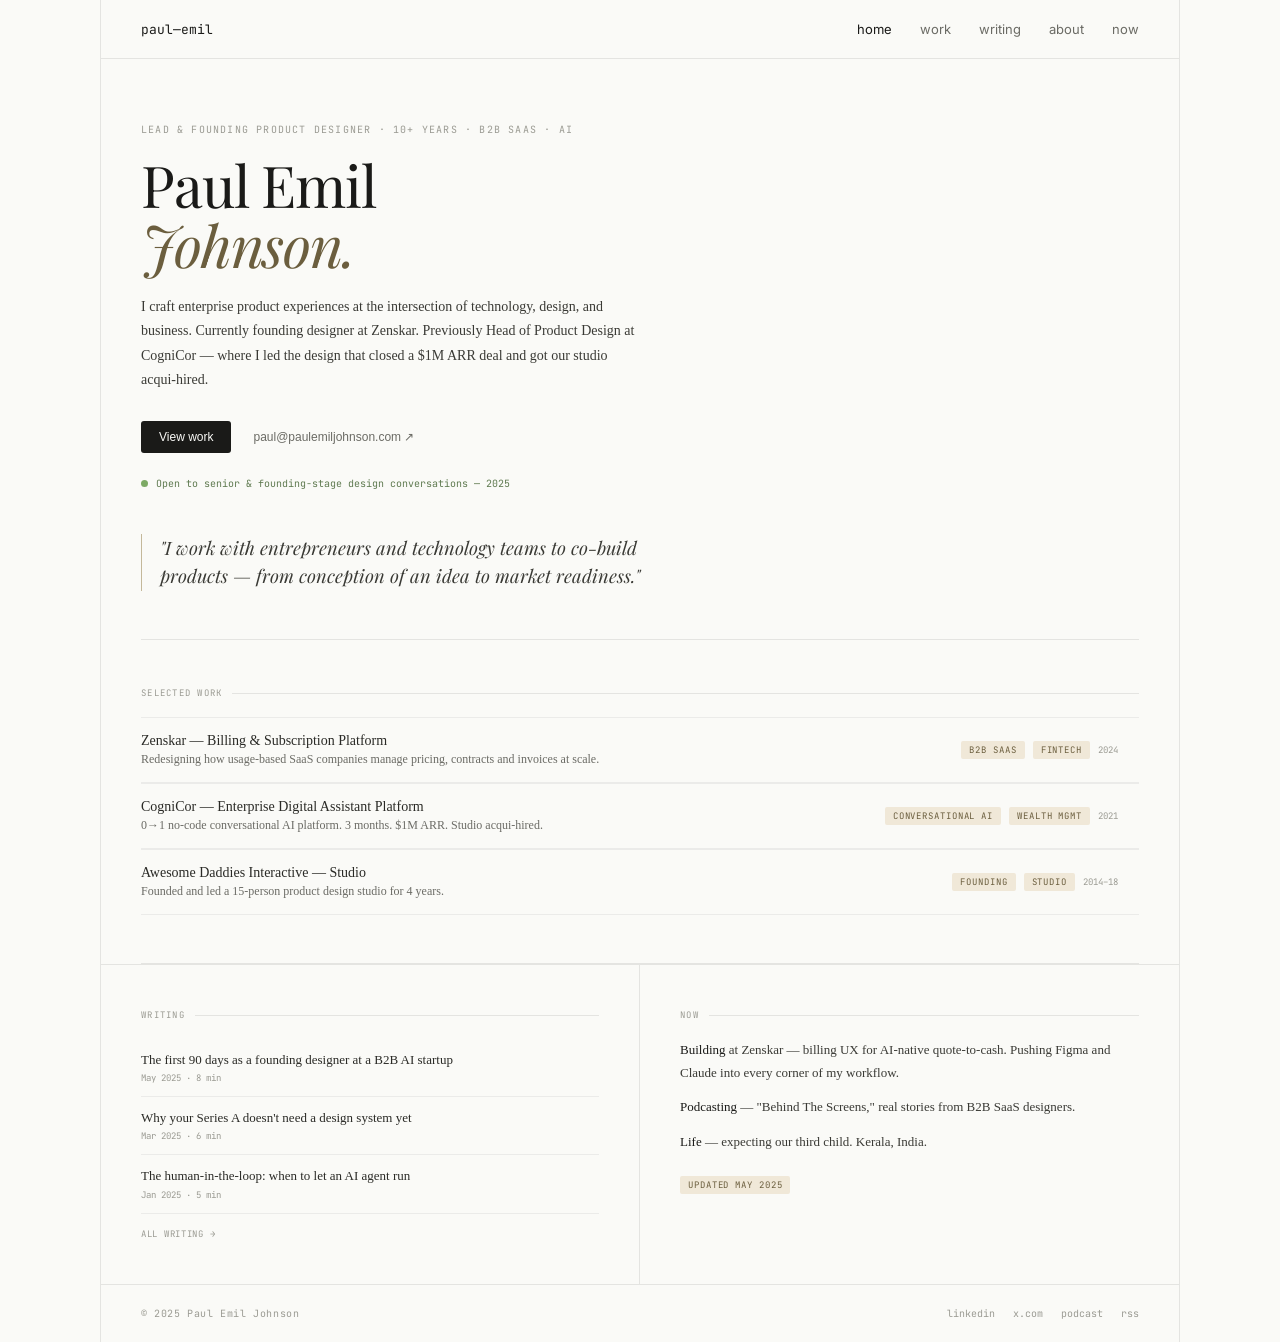
<file: portfolio-preview.html>
<!DOCTYPE html>
<html lang="en">
<head>
<meta charset="UTF-8">
<meta name="viewport" content="width=device-width, initial-scale=1.0">
<title>Paul Emil Johnson — Portfolio</title>
<link href="https://fonts.googleapis.com/css2?family=Playfair+Display:ital,wght@0,400;1,400&family=Inter:wght@300;400;500&family=JetBrains+Mono:wght@400&display=swap" rel="stylesheet">
<style>
*{box-sizing:border-box;margin:0;padding:0}
:root{--bg:#FAFAF7;--bg2:#F5F1E8;--bg3:#F0EDE6;--tx:#1A1A18;--tx2:#4A4A45;--tx3:#6B6B65;--tx4:#9B9B93;--br:rgba(0,0,0,0.10);--br2:rgba(0,0,0,0.07);--oc:#C4B89A;--ocbg:#F0E8D8;--octx:#6B5E3E;--gnbg:#DAEFD6;--gntx:#2A4A32;--rdbg:#fde8e8;--rdtx:#7a2a2a}
html,body{height:100%;font-family:'Inter',sans-serif;background:var(--bg);color:var(--tx);-webkit-font-smoothing:antialiased}
.site{min-height:100vh;display:flex;flex-direction:column;max-width:1080px;margin:0 auto;background:var(--bg);border-left:0.5px solid var(--br);border-right:0.5px solid var(--br)}
nav{display:flex;justify-content:space-between;align-items:center;padding:20px 40px;border-bottom:0.5px solid var(--br);background:var(--bg);position:sticky;top:0;z-index:100}
.logo{font-family:'JetBrains Mono',monospace;font-size:13px;cursor:pointer;color:var(--tx)}
.navl{display:flex;gap:28px;list-style:none}
.navl a{font-size:13px;color:var(--tx3);text-decoration:none;cursor:pointer;transition:color .15s}
.navl a.act,.navl a:hover{color:var(--tx)}
.page{display:none}.page.on{display:block}
footer{padding:22px 40px;border-top:0.5px solid var(--br);display:flex;justify-content:space-between;align-items:center}
.ftl{font-family:'JetBrains Mono',monospace;font-size:10px;color:var(--tx4);letter-spacing:.06em}
.ftr{display:flex;gap:18px}
.ftr a{font-family:'JetBrains Mono',monospace;font-size:10px;color:var(--tx4);text-decoration:none}.ftr a:hover{color:var(--tx)}
.pill{font-family:'JetBrains Mono',monospace;font-size:9px;letter-spacing:.1em;text-transform:uppercase;padding:3px 8px;border-radius:2px;display:inline-block}
.pill-o{background:var(--ocbg);color:var(--octx)}.pill-g{background:var(--gnbg);color:var(--gntx)}.pill-r{background:var(--rdbg);color:var(--rdtx)}
.sl{font-family:'JetBrains Mono',monospace;font-size:9px;letter-spacing:.14em;text-transform:uppercase;color:var(--tx4);display:flex;align-items:center;gap:10px;margin-bottom:18px}
.sl::after{content:'';flex:1;height:0.5px;background:var(--br)}
.div{height:0.5px;background:var(--br);margin:0 40px}
@keyframes pd{0%,100%{opacity:1}50%{opacity:.3}}
.dot{width:7px;height:7px;border-radius:50%;background:#7daa65;animation:pd 2.5s ease infinite;flex-shrink:0}

/* NAV & HOME — kept minimal, same as before */
.h-hero{padding:64px 40px 44px;max-width:720px}
.h-eye{font-family:'JetBrains Mono',monospace;font-size:10px;letter-spacing:.12em;text-transform:uppercase;color:var(--tx4);margin-bottom:18px}
.h-name{font-family:'Playfair Display',serif;font-size:clamp(2.5rem,5vw,3.6rem);font-weight:400;line-height:1.05;letter-spacing:-.02em;color:var(--tx)}
.h-name em{font-style:italic;color:var(--octx)}
.h-bio{font-size:14px;color:var(--tx2);line-height:1.75;max-width:500px;margin-top:20px}
.h-cta{display:flex;align-items:center;gap:22px;margin-top:28px}
.btn-p{font-size:12px;font-weight:500;color:var(--bg);background:var(--tx);padding:9px 18px;border-radius:3px;border:none;cursor:pointer}
.btn-g{font-size:12px;color:var(--tx3);background:none;border:none;cursor:pointer}
.btn-p:hover,.btn-g:hover{opacity:.8}
.h-av{display:flex;align-items:center;gap:8px;margin-top:24px}
.h-avt{font-family:'JetBrains Mono',monospace;font-size:10px;color:#5f7a50}
.h-q{padding:0 40px 48px;max-width:580px}
.h-pq{font-family:'Playfair Display',serif;font-size:1.15rem;font-style:italic;color:var(--tx2);line-height:1.55;border-left:1.5px solid var(--oc);padding-left:18px}
.h-work{padding:48px 40px}
.wl{list-style:none}
.wi{display:grid;grid-template-columns:minmax(0,1fr) auto;align-items:center;padding:15px 0;border-bottom:0.5px solid var(--br2);cursor:pointer;gap:14px;color:inherit}
.wi:first-child{border-top:0.5px solid var(--br2)}
.wi:hover .wit{color:var(--tx)}.wi:hover .wia{opacity:1;transform:translateX(3px)}
.wit{font-size:14px;font-weight:500;color:#2A2A26;margin-bottom:3px;transition:color .12s}
.wid{font-size:12px;color:var(--tx3)}
.wir{display:flex;align-items:center;gap:8px;flex-shrink:0}
.wiy{font-family:'JetBrains Mono',monospace;font-size:9px;color:var(--tx4)}
.wia{font-size:13px;opacity:0;transition:all .15s;color:var(--tx3)}
.h-2col{display:grid;grid-template-columns:1fr 1fr;border-top:0.5px solid var(--br)}
.wsec{padding:44px 40px;border-right:0.5px solid var(--br)}.nsec{padding:44px 40px}
.pr{padding:12px 0;border-bottom:0.5px solid var(--br2);cursor:pointer;color:inherit;display:block}
.pr:first-child{border-top:0.5px solid var(--br2)}
.pr:hover .prt{color:var(--tx)}
.prt{font-size:13px;color:#2A2A26;line-height:1.4;margin-bottom:3px;transition:color .12s}
.prm{font-family:'JetBrains Mono',monospace;font-size:9px;color:var(--tx4)}
.np{font-size:13px;line-height:1.75;color:var(--tx2);margin-bottom:12px}.np strong{font-weight:500;color:var(--tx)}
.aw{margin-top:14px;font-family:'JetBrains Mono',monospace;font-size:9px;letter-spacing:.08em;text-transform:uppercase;color:var(--tx4);cursor:pointer}
.aw:hover{color:var(--tx)}

/* WORK INDEX */
.wph{padding:48px 40px 36px}
.wph1{font-family:'Playfair Display',serif;font-size:clamp(1.8rem,4vw,2.5rem);font-weight:400;line-height:1.1;letter-spacing:-.02em;color:var(--tx);margin-bottom:10px}
.wph1 em{font-style:italic;color:var(--octx)}
.wpsub{font-size:13px;color:var(--tx3);line-height:1.7;max-width:460px;margin-bottom:36px}
.wpi{display:grid;grid-template-columns:minmax(0,1fr) 160px;gap:20px;align-items:start;padding:24px 40px;border-top:0.5px solid var(--br2);cursor:pointer;color:inherit}
.wpi:last-child{border-bottom:0.5px solid var(--br2)}
.wpi:hover .wpit{color:var(--tx)}
.wpit{font-size:16px;font-weight:500;color:#2A2A26;margin-bottom:6px;transition:color .12s}
.wpid{font-size:12px;color:var(--tx3);line-height:1.6}
.wpir{text-align:right}
.wpiy{font-family:'JetBrains Mono',monospace;font-size:9px;color:var(--tx4);margin-bottom:3px}
.wpirl{font-family:'JetBrains Mono',monospace;font-size:9px;color:var(--tx4);margin-bottom:8px}
.wpit2{display:flex;gap:4px;justify-content:flex-end;flex-wrap:wrap}

/* ── DEEP CASE STUDY LAYOUT ─────────────────── */
.cs-wrap{display:grid;grid-template-columns:170px minmax(0,1fr)}
.cs-sidebar{padding:32px 0 32px 40px;border-right:0.5px solid var(--br2);position:sticky;top:57px;height:calc(100vh - 57px);overflow-y:auto}
.cs-toc-label{font-family:'JetBrains Mono',monospace;font-size:8px;letter-spacing:.14em;text-transform:uppercase;color:var(--tx4);margin-bottom:14px}
.cs-toc-item{font-size:11px;color:var(--tx4);padding:7px 0;border-bottom:0.5px solid var(--br2);cursor:pointer;line-height:1.35;transition:color .12s;padding-right:12px}
.cs-toc-item:hover,.cs-toc-item.a{color:var(--tx)}.cs-toc-item.a{font-weight:500;color:var(--octx)}
.cs-toc-num{font-family:'JetBrains Mono',monospace;font-size:8px;color:var(--oc);margin-right:5px}
.cs-body{padding:0 40px 60px}

/* Case study header */
.cs-header{padding:36px 0 28px;border-bottom:0.5px solid var(--br)}
.cs-back{font-family:'JetBrains Mono',monospace;font-size:10px;color:var(--tx4);cursor:pointer;display:inline-flex;align-items:center;gap:4px;margin-bottom:20px}
.cs-back:hover{color:var(--tx)}
.cs-h1{font-family:'Playfair Display',serif;font-size:clamp(1.7rem,3.5vw,2.5rem);font-weight:400;line-height:1.08;letter-spacing:-.02em;color:var(--tx);margin-bottom:10px}
.cs-h1 em{font-style:italic;color:var(--octx)}
.cs-lede{font-size:14px;color:var(--tx2);line-height:1.75;max-width:540px;margin-bottom:22px}
.cs-meta{display:flex;gap:28px;flex-wrap:wrap}
.cs-meta-item{}
.cs-meta-l{font-family:'JetBrains Mono',monospace;font-size:8px;letter-spacing:.12em;text-transform:uppercase;color:var(--tx4);margin-bottom:3px}
.cs-meta-v{font-size:12px;font-weight:500;color:#2A2A26}

/* Section headings */
.cs-section{margin-top:48px;padding-top:24px;border-top:0.5px solid var(--br2)}
.cs-section:first-child{margin-top:28px;border-top:none}
.cs-section-label{font-family:'JetBrains Mono',monospace;font-size:8px;letter-spacing:.14em;text-transform:uppercase;color:var(--oc);margin-bottom:8px}
.cs-h2{font-family:'Playfair Display',serif;font-size:22px;font-weight:400;color:var(--tx);margin-bottom:14px;line-height:1.25}
.cs-h2 em{font-style:italic}
.cs-h3{font-family:'Playfair Display',serif;font-size:17px;font-weight:400;color:var(--tx);margin:24px 0 10px;line-height:1.3}
.cs-p{font-size:13.5px;line-height:1.85;color:#3A3A36;margin-bottom:13px}
.cs-p strong{font-weight:500;color:var(--tx)}
.cs-p em{font-style:italic}

/* Pull quote */
.cs-pq{margin:22px 0;padding:16px 20px;border-left:2px solid var(--oc);background:var(--bg2);border-radius:0 3px 3px 0}
.cs-pq-t{font-family:'Playfair Display',serif;font-size:15px;font-style:italic;color:#2A2A26;line-height:1.6}

/* Challenge cards */
.cs-challenges{display:grid;grid-template-columns:1fr 1fr;gap:10px;margin:18px 0}
.cs-ch{border:0.5px solid var(--br);border-radius:3px;padding:14px}
.cs-ch-n{font-family:'JetBrains Mono',monospace;font-size:8px;color:var(--oc);margin-bottom:5px}
.cs-ch-t{font-size:12px;font-weight:500;color:#1A1A18;margin-bottom:5px}
.cs-ch-d{font-size:11px;color:var(--tx3);line-height:1.55}

/* Screen mockup panels */
.cs-screen{background:var(--bg3);border-radius:4px;padding:16px;margin:20px 0;position:relative}
.cs-screen-label{font-family:'JetBrains Mono',monospace;font-size:8px;letter-spacing:.1em;text-transform:uppercase;color:var(--tx4);margin-bottom:12px;display:flex;align-items:center;justify-content:space-between}
.cs-screen-badge{background:var(--bg2);border:0.5px solid var(--br);border-radius:2px;padding:2px 7px;font-size:8px;font-family:'JetBrains Mono',monospace;color:var(--tx4)}
/* Wireframe elements */
.wf{background:#fff;border:0.5px solid rgba(0,0,0,.1);border-radius:4px;overflow:hidden}
.wf-bar{height:32px;background:var(--bg2);border-bottom:0.5px solid var(--br);display:flex;align-items:center;padding:0 12px;gap:8px}
.wf-bar-dot{width:6px;height:6px;border-radius:50%}
.wf-nav{height:40px;border-bottom:0.5px solid var(--br);display:flex;align-items:center;padding:0 16px;gap:20px;background:#fff}
.wf-nav-item{font-size:10px;color:var(--tx3)}
.wf-nav-item.act{font-weight:500;color:var(--tx);border-bottom:1.5px solid var(--oc);padding-bottom:2px}
.wf-content{padding:16px}
.wf-row{height:3px;background:var(--bg3);border-radius:2px;margin-bottom:6px}
.wf-row.med{width:65%}.wf-row.sm{width:40%}.wf-row.xs{width:25%}
.wf-block{background:var(--bg2);border-radius:3px;padding:10px 12px;margin-bottom:8px}
.wf-block-h{height:8px;background:var(--bg3);border-radius:2px;width:55%;margin-bottom:6px}
.wf-block-b{height:5px;background:var(--bg3);border-radius:2px;margin-bottom:4px}
.wf-block-b.sm{width:75%}
.wf-input{height:28px;border:0.5px solid var(--br);border-radius:3px;background:#fff;display:flex;align-items:center;padding:0 8px;margin-bottom:6px}
.wf-input-label{font-size:9px;color:var(--tx4);width:80px;flex-shrink:0}
.wf-input-val{flex:1;height:14px;background:var(--bg3);border-radius:2px}
.wf-badge{display:inline-block;padding:2px 6px;border-radius:2px;font-size:8px;font-family:'JetBrains Mono',monospace}
.wf-badge.green{background:var(--gnbg);color:var(--gntx)}
.wf-badge.ochre{background:var(--ocbg);color:var(--octx)}
.wf-btn{height:24px;border-radius:3px;display:inline-flex;align-items:center;padding:0 10px;font-size:9px;font-weight:500}
.wf-btn.primary{background:var(--tx);color:var(--bg)}
.wf-btn.sec{background:transparent;border:0.5px solid var(--br);color:var(--tx3)}
.wf-two-col{display:grid;grid-template-columns:1fr 1fr;gap:8px}
.wf-three-col{display:grid;grid-template-columns:1fr 1fr 1fr;gap:6px}
.wf-sidebar-layout{display:grid;grid-template-columns:180px 1fr;gap:0;height:200px;overflow:hidden}
.wf-sidebar{background:var(--bg2);border-right:0.5px solid var(--br);padding:10px}
.wf-sidebar-item{height:26px;display:flex;align-items:center;padding:0 8px;border-radius:2px;font-size:9px;color:var(--tx3);margin-bottom:2px;cursor:pointer}
.wf-sidebar-item.act{background:#fff;color:var(--tx);font-weight:500;border:0.5px solid var(--br)}
.wf-main{padding:10px;overflow:auto}
.wf-timeline{display:flex;gap:0;margin:8px 0;height:28px;border-radius:3px;overflow:hidden}
.wf-tl-seg{flex:1;display:flex;align-items:center;justify-content:center;font-size:8px;font-family:'JetBrains Mono',monospace;color:var(--octx);background:var(--ocbg);border-right:1px solid var(--bg3)}
.wf-tl-seg.inv{background:var(--gnbg);color:var(--gntx)}
.wf-tl-seg.fut{background:var(--bg3);color:var(--tx4)}

/* Annotation */
.cs-annotation{position:relative;margin:20px 0}
.cs-ann-note{background:#fff;border:0.5px solid var(--br);border-radius:3px;padding:8px 10px;font-size:11px;color:var(--tx2);line-height:1.5;position:relative}
.cs-ann-note::before{content:'';position:absolute;left:-12px;top:50%;transform:translateY(-50%);width:8px;height:8px;border-radius:50%;background:var(--oc);border:1.5px solid #fff;box-shadow:0 0 0 1px var(--oc)}
.ann-grid{display:grid;grid-template-columns:1fr 1fr;gap:10px;margin:16px 0}
.ann-item{display:flex;gap:10px;align-items:flex-start}
.ann-num{font-family:'JetBrains Mono',monospace;font-size:10px;color:var(--oc);flex-shrink:0;padding-top:1px}
.ann-text{font-size:12px;color:var(--tx2);line-height:1.55}
.ann-text strong{font-weight:500;color:var(--tx)}

/* Decision compare */
.cs-compare{display:grid;grid-template-columns:1fr 1fr;gap:10px;margin:18px 0}
.cs-comp-before,.cs-comp-after{border-radius:3px;padding:14px}
.cs-comp-before{background:var(--rdbg);border:0.5px solid rgba(122,42,42,.15)}
.cs-comp-after{background:var(--gnbg);border:0.5px solid rgba(42,74,50,.15)}
.cs-comp-label{font-family:'JetBrains Mono',monospace;font-size:8px;letter-spacing:.1em;text-transform:uppercase;margin-bottom:8px}
.cs-comp-before .cs-comp-label{color:var(--rdtx)}.cs-comp-after .cs-comp-label{color:var(--gntx)}
.cs-comp-p{font-size:11px;line-height:1.6;color:var(--tx2)}

/* Stats row */
.cs-stats{display:flex;gap:8px;margin:20px 0}
.cs-stat{background:var(--bg2);border-radius:3px;padding:14px 16px;flex:1;text-align:center}
.cs-stat-n{font-family:'Playfair Display',serif;font-size:26px;font-weight:400;color:var(--tx);margin-bottom:3px}
.cs-stat-l{font-size:10px;color:var(--tx3);line-height:1.4}

/* Founder quote */
.cs-fq{background:var(--bg3);border-radius:3px;padding:20px;margin:16px 0}
.cs-fq-t{font-family:'Playfair Display',serif;font-size:14px;font-style:italic;color:#2A2A26;line-height:1.7;margin-bottom:10px}
.cs-fq-a{font-family:'JetBrains Mono',monospace;font-size:9px;color:var(--tx4);letter-spacing:.04em}

/* Process flow */
.cs-flow{display:flex;align-items:center;gap:0;margin:16px 0;overflow-x:auto}
.cs-flow-step{background:var(--bg2);border:0.5px solid var(--br);border-radius:3px;padding:10px 12px;flex-shrink:0;min-width:100px}
.cs-flow-step-n{font-family:'JetBrains Mono',monospace;font-size:8px;color:var(--oc);margin-bottom:3px}
.cs-flow-step-t{font-size:11px;font-weight:500;color:#2A2A26}
.cs-flow-arrow{font-size:14px;color:var(--tx4);padding:0 8px;flex-shrink:0}

/* Nav between case studies */
.cs-nav{display:flex;justify-content:space-between;align-items:center;padding:24px 40px;border-top:0.5px solid var(--br);margin-top:40px}
.cs-nav-b{font-size:12px;color:var(--tx3);cursor:pointer}.cs-nav-b:hover{color:var(--tx)}

/* Writing minimal */
.wr-wrap{padding:48px 40px}
.wr-h1{font-family:'Playfair Display',serif;font-size:clamp(1.8rem,4vw,2.3rem);font-weight:400;color:var(--tx);margin-bottom:10px}
.wr-h1 em{font-style:italic;color:var(--octx)}
.wr-sub{font-size:13px;color:var(--tx3);line-height:1.7;max-width:460px;margin-bottom:28px}
.wr-row{display:grid;grid-template-columns:minmax(0,1fr) 200px;align-items:baseline;padding:16px 0;border-bottom:0.5px solid var(--br2);cursor:pointer;gap:12px}
.wr-row:first-of-type{border-top:0.5px solid var(--br2)}
.wr-row:hover .wr-t{color:var(--tx)}
.wr-t{font-family:'Playfair Display',serif;font-size:15px;font-weight:400;color:#2A2A26;line-height:1.3;margin-bottom:3px;transition:color .12s}
.wr-d{font-size:11px;color:var(--tx4)}
.wr-r{display:flex;align-items:center;justify-content:flex-end;gap:8px}
.wr-date{font-family:'JetBrains Mono',monospace;font-size:9px;color:var(--tx4)}
.wr-min{font-family:'JetBrains Mono',monospace;font-size:8px;color:var(--oc)}

/* About minimal */
.ab-wrap{display:grid;grid-template-columns:220px minmax(0,1fr)}
.ab-left{padding:44px 24px 44px 40px;border-right:0.5px solid var(--br2)}
.ab-photo{width:100%;aspect-ratio:4/5;background:#E8E3DA;border-radius:3px;margin-bottom:20px;display:flex;align-items:center;justify-content:center;color:var(--tx4);font-family:'JetBrains Mono',monospace;font-size:10px;letter-spacing:.08em;text-transform:uppercase}
.ab-name{font-family:'Playfair Display',serif;font-size:20px;font-weight:400;color:var(--tx);margin-bottom:3px}
.ab-role{font-size:12px;color:var(--tx3);line-height:1.6;margin-bottom:20px}
.ab-cl{font-family:'JetBrains Mono',monospace;font-size:8px;letter-spacing:.12em;text-transform:uppercase;color:var(--tx4);margin-bottom:10px}
.ab-ci{display:flex;align-items:center;gap:6px;font-size:12px;color:var(--tx2);margin-bottom:8px}
.ab-right{padding:44px 40px}
.ab-lede{font-family:'Playfair Display',serif;font-size:19px;font-weight:400;font-style:italic;color:#2A2A26;line-height:1.5;margin-bottom:24px;max-width:480px}
.ab-p{font-size:13px;line-height:1.8;color:var(--tx2);margin-bottom:12px;max-width:500px}
.ab-p strong{font-weight:500;color:var(--tx)}
.ab-tl{display:grid;grid-template-columns:88px minmax(0,1fr);gap:12px;padding:12px 0;border-bottom:0.5px solid var(--br2)}
.ab-tl-y{font-family:'JetBrains Mono',monospace;font-size:10px;color:var(--tx4);padding-top:2px}
.ab-tl-r{font-size:12px;font-weight:500;color:#2A2A26;margin-bottom:2px}
.ab-tl-c{font-size:11px;color:var(--tx3)}
.ab-dot{display:inline-block;width:4px;height:4px;border-radius:50%;background:var(--oc);margin-right:4px;vertical-align:middle}
.ab-pr-grid{display:grid;grid-template-columns:1fr 1fr;gap:10px;max-width:500px;margin-bottom:24px}
.ab-pr{padding:12px;border:0.5px solid var(--br);border-radius:3px}
.ab-pr-n{font-family:'JetBrains Mono',monospace;font-size:9px;color:var(--oc);margin-bottom:4px}
.ab-pr-t{font-size:12px;color:#2A2A26;line-height:1.5}
.ab-interests{display:flex;flex-wrap:wrap;gap:6px}

/* Now */
.now-wrap{padding:48px 40px;max-width:580px}
.now-b{margin-bottom:26px}
.now-bl{font-family:'JetBrains Mono',monospace;font-size:8px;letter-spacing:.12em;text-transform:uppercase;color:var(--tx4);margin-bottom:7px}
.now-bt{font-size:14px;line-height:1.82;color:var(--tx2)}.now-bt strong{font-weight:500;color:var(--tx)}

/* ══ WRITING PAGES ══ */

*{box-sizing:border-box;margin:0;padding:0}
:root{
  --bg:#FAFAF7;--bg2:#F5F1E8;--bg3:#F0EDE6;--bg4:#EAE5DC;
  --tx:#1A1A18;--tx2:#3A3A35;--tx3:#6B6B65;--tx4:#9B9B93;
  --br:rgba(0,0,0,.09);--br2:rgba(0,0,0,.06);
  --oc:#C4B89A;--ocbg:#F0E8D8;--octx:#6B5E3E;
  --gnbg:#DAEFD6;--gntx:#2A4A32;
  --accent:#B5926A;
}
html,body{height:100%;font-family:'Lora',serif;background:var(--bg);color:var(--tx);-webkit-font-smoothing:antialiased;scroll-behavior:smooth}

/* ── LAYOUT ── */
.site{max-width:1080px;margin:0 auto;background:var(--bg);border-left:0.5px solid var(--br);border-right:0.5px solid var(--br);min-height:100vh;display:flex;flex-direction:column}
nav{display:flex;justify-content:space-between;align-items:center;padding:20px 40px;border-bottom:0.5px solid var(--br);background:var(--bg);position:sticky;top:0;z-index:100}
.logo{font-family:'JetBrains Mono',monospace;font-size:13px;cursor:pointer;color:var(--tx);text-decoration:none}
.navl{display:flex;gap:28px;list-style:none}
.navl a{font-size:13px;font-family:'Inter',sans-serif;color:var(--tx3);text-decoration:none;cursor:pointer;transition:color .15s}
.navl a.act,.navl a:hover{color:var(--tx)}
footer{padding:22px 40px;border-top:0.5px solid var(--br);display:flex;justify-content:space-between;align-items:center;margin-top:auto}
.ftl{font-family:'JetBrains Mono',monospace;font-size:10px;color:var(--tx4);letter-spacing:.06em}
.ftr{display:flex;gap:18px}.ftr a{font-family:'JetBrains Mono',monospace;font-size:10px;color:var(--tx4);text-decoration:none}.ftr a:hover{color:var(--tx)}

/* ── PAGES ── */
.page{display:none}.page.on{display:flex;flex-direction:column;flex:1}

/* ── WRITING INDEX ── */
.wi-hero{padding:56px 40px 40px}
.wi-eyebrow{font-family:'JetBrains Mono',monospace;font-size:10px;letter-spacing:.14em;text-transform:uppercase;color:var(--tx4);margin-bottom:16px}
.wi-title{font-family:'Playfair Display',serif;font-size:clamp(2.2rem,4.5vw,3.2rem);font-weight:400;line-height:1.06;letter-spacing:-.02em;color:var(--tx);margin-bottom:14px}
.wi-title em{font-style:italic;color:var(--accent)}
.wi-sub{font-family:'Inter',sans-serif;font-size:14px;color:var(--tx3);line-height:1.75;max-width:480px}

.wi-featured{margin:0 40px 0;background:var(--bg2);border:0.5px solid var(--br);border-radius:4px;padding:28px;cursor:pointer;display:grid;grid-template-columns:1fr auto;gap:20px;align-items:center}
.wi-featured:hover .wif-title{color:var(--accent)}
.wif-badge{font-family:'JetBrains Mono',monospace;font-size:8px;letter-spacing:.12em;text-transform:uppercase;color:var(--tx4);margin-bottom:10px}
.wif-title{font-family:'Playfair Display',serif;font-size:1.5rem;font-weight:400;color:var(--tx);line-height:1.25;margin-bottom:8px;transition:color .15s}
.wif-desc{font-family:'Inter',sans-serif;font-size:13px;color:var(--tx3);line-height:1.65;max-width:420px}
.wif-meta{font-family:'JetBrains Mono',monospace;font-size:9px;color:var(--tx4);margin-top:12px;display:flex;gap:14px}
.wif-cta{font-family:'JetBrains Mono',monospace;font-size:10px;color:var(--accent);flex-shrink:0;align-self:flex-end}

.wi-list{padding:0 40px;margin-top:0}
.wi-year{font-family:'JetBrains Mono',monospace;font-size:9px;color:var(--oc);padding:18px 0 8px;border-bottom:0.5px solid var(--br2)}
.wi-row{display:grid;grid-template-columns:minmax(0,1fr) 220px;align-items:baseline;padding:18px 0;border-bottom:0.5px solid var(--br2);cursor:pointer;gap:16px}
.wi-row:hover .wir-title{color:var(--accent)}
.wir-title{font-family:'Playfair Display',serif;font-size:17px;font-weight:400;color:var(--tx);line-height:1.3;margin-bottom:4px;transition:color .15s}
.wir-desc{font-family:'Inter',sans-serif;font-size:12px;color:var(--tx4);line-height:1.5}
.wir-right{display:flex;align-items:center;justify-content:flex-end;gap:10px}
.wir-tag{font-family:'JetBrains Mono',monospace;font-size:8px;letter-spacing:.1em;text-transform:uppercase;padding:3px 8px;border-radius:2px}
.tag-o{background:var(--ocbg);color:var(--octx)}
.tag-g{background:var(--gnbg);color:var(--gntx)}
.tag-b{background:#E8EEF9;color:#2A3A6B}
.wir-date{font-family:'JetBrains Mono',monospace;font-size:9px;color:var(--tx4)}
.wir-min{font-family:'JetBrains Mono',monospace;font-size:8px;color:var(--accent)}
.wir-arrow{font-size:12px;color:var(--tx4);opacity:0;transition:all .15s}
.wi-row:hover .wir-arrow{opacity:1;transform:translateX(3px)}

/* ── ARTICLE ── */
.art-wrap{display:grid;grid-template-columns:minmax(0,1fr) 200px}
.art-main{padding:0 48px 60px;border-right:0.5px solid var(--br2)}
.art-side{padding:32px 20px 32px 24px;position:sticky;top:57px;height:calc(100vh - 57px);overflow-y:auto}

/* Progress bar */
.prog-bar{height:2px;background:var(--accent);transition:width .1s;position:sticky;top:57px;z-index:99}

/* Article header */
.art-header{padding:40px 0 32px;border-bottom:0.5px solid var(--br)}
.art-back{font-family:'JetBrains Mono',monospace;font-size:10px;color:var(--tx4);cursor:pointer;display:inline-flex;align-items:center;gap:4px;margin-bottom:20px;padding:40px 48px 0}
.art-back:hover{color:var(--tx)}
.art-tags{display:flex;gap:6px;margin-bottom:16px}
.art-h1{font-family:'Playfair Display',serif;font-size:clamp(1.8rem,3.5vw,2.6rem);font-weight:400;line-height:1.1;letter-spacing:-.025em;color:var(--tx);margin-bottom:14px}
.art-h1 em{font-style:italic;color:var(--accent)}
.art-lede{font-family:'Lora',serif;font-size:15px;color:var(--tx2);line-height:1.8;max-width:560px;margin-bottom:20px;font-style:italic}
.art-byline{display:flex;align-items:center;gap:12px}
.art-av{width:28px;height:28px;border-radius:50%;background:#E8E3DA;display:flex;align-items:center;justify-content:center;font-family:'JetBrains Mono',monospace;font-size:8px;color:var(--tx4);flex-shrink:0}
.art-by-text{font-family:'JetBrains Mono',monospace;font-size:10px;color:var(--tx4)}

/* Article prose */
.art-body{padding-top:32px}
.art-p{font-family:'Lora',serif;font-size:15px;line-height:1.9;color:var(--tx2);margin-bottom:18px}
.art-p strong{font-weight:500;color:var(--tx)}
.art-p em{font-style:italic}
.art-h2{font-family:'Playfair Display',serif;font-size:24px;font-weight:400;color:var(--tx);margin:40px 0 14px;line-height:1.25}
.art-h2 em{font-style:italic;color:var(--accent)}
.art-h3{font-family:'Playfair Display',serif;font-size:18px;font-weight:400;color:var(--tx);margin:28px 0 10px;line-height:1.3}
.art-pq{margin:28px 0;padding:20px 24px;border-left:2.5px solid var(--accent);background:var(--bg2);border-radius:0 4px 4px 0}
.art-pq-t{font-family:'Playfair Display',serif;font-size:17px;font-style:italic;color:var(--tx);line-height:1.65}
.art-pq-a{font-family:'JetBrains Mono',monospace;font-size:9px;color:var(--tx4);margin-top:8px;letter-spacing:.04em}

/* Drop cap */
.drop::first-letter{font-family:'Playfair Display',serif;font-size:3.8rem;float:left;line-height:.78;margin-right:.1em;margin-top:.06em;color:var(--tx);font-weight:400}

/* Diagram boxes */
.art-diagram{margin:28px 0;border-radius:4px;overflow:hidden;border:0.5px solid var(--br)}
.art-diagram-label{font-family:'JetBrains Mono',monospace;font-size:9px;letter-spacing:.1em;text-transform:uppercase;color:var(--tx4);padding:10px 16px;background:var(--bg2);border-bottom:0.5px solid var(--br);display:flex;justify-content:space-between;align-items:center}
.art-diagram-badge{background:#fff;border:0.5px solid var(--br);border-radius:2px;padding:2px 8px;font-size:8px}
.art-diagram-body{padding:20px;background:var(--bg3)}

/* Framework grid */
.fw-grid{display:grid;grid-template-columns:1fr 1fr;gap:10px}
.fw-cell{background:#fff;border:0.5px solid var(--br);border-radius:3px;padding:14px}
.fw-cell-n{font-family:'JetBrains Mono',monospace;font-size:8px;color:var(--accent);margin-bottom:5px;letter-spacing:.08em;text-transform:uppercase}
.fw-cell-t{font-family:'Inter',sans-serif;font-size:12px;font-weight:500;color:#1A1A18;margin-bottom:4px}
.fw-cell-d{font-family:'Inter',sans-serif;font-size:11px;color:var(--tx3);line-height:1.55}
.fw-cell.highlight{background:var(--gnbg);border-color:rgba(42,74,50,.2)}
.fw-cell.highlight .fw-cell-n{color:var(--gntx)}
.fw-cell.warn{background:var(--ocbg);border-color:rgba(196,184,154,.4)}

/* 2x2 matrix */
.matrix{display:grid;grid-template-columns:1fr 1fr;gap:2px;background:var(--bg4);border-radius:3px;overflow:hidden}
.matrix-cell{padding:16px;background:#fff}
.matrix-cell.q1{background:#E8F0FE}
.matrix-cell.q2{background:var(--gnbg)}
.matrix-cell.q3{background:var(--ocbg)}
.matrix-cell.q4{background:var(--rdbg,#fde8e8)}
.matrix-label{font-family:'JetBrains Mono',monospace;font-size:8px;color:var(--tx4);margin-bottom:5px;letter-spacing:.08em;text-transform:uppercase}
.matrix-title{font-family:'Inter',sans-serif;font-size:12px;font-weight:500;color:#1A1A18;margin-bottom:3px}
.matrix-desc{font-family:'Inter',sans-serif;font-size:10px;color:var(--tx3);line-height:1.55}

/* Timeline / process */
.timeline{display:flex;flex-direction:column;gap:0}
.tl-item{display:grid;grid-template-columns:80px minmax(0,1fr);gap:16px;padding:16px 0;border-bottom:0.5px solid var(--br2)}
.tl-item:last-child{border-bottom:none}
.tl-label{font-family:'JetBrains Mono',monospace;font-size:10px;color:var(--accent);padding-top:2px;letter-spacing:.04em}
.tl-content{}
.tl-title{font-family:'Inter',sans-serif;font-size:13px;font-weight:500;color:#1A1A18;margin-bottom:4px}
.tl-desc{font-family:'Inter',sans-serif;font-size:12px;color:var(--tx3);line-height:1.6}

/* Stats inline */
.art-stats{display:flex;gap:8px;margin:24px 0}
.art-stat{flex:1;background:var(--bg2);border-radius:3px;padding:14px 16px;text-align:center}
.art-stat-n{font-family:'Playfair Display',serif;font-size:28px;font-weight:400;color:var(--tx);display:block;margin-bottom:3px}
.art-stat-l{font-family:'Inter',sans-serif;font-size:10px;color:var(--tx3);line-height:1.4}

/* Sidebar TOC */
.side-label{font-family:'JetBrains Mono',monospace;font-size:8px;letter-spacing:.14em;text-transform:uppercase;color:var(--tx4);margin-bottom:12px}
.side-item{font-family:'Inter',sans-serif;font-size:11px;color:var(--tx4);padding:6px 0;border-bottom:0.5px solid var(--br2);cursor:pointer;line-height:1.35;transition:color .12s}
.side-item:hover,.side-item.a{color:var(--tx)}.side-item.a{font-weight:500;color:var(--accent)}
.side-num{font-family:'JetBrains Mono',monospace;font-size:8px;color:var(--oc);margin-right:4px}
.side-related{margin-top:24px}
.side-rel{font-family:'Inter',sans-serif;font-size:11px;color:var(--tx4);padding:8px 0;border-bottom:0.5px solid var(--br2);cursor:pointer;line-height:1.4}
.side-rel:hover{color:var(--tx)}
.side-rel-meta{font-family:'JetBrains Mono',monospace;font-size:8px;color:var(--tx4);margin-top:2px}

/* Callout box */
.callout{background:var(--bg2);border-left:2.5px solid var(--accent);border-radius:0 3px 3px 0;padding:14px 18px;margin:22px 0}
.callout-label{font-family:'JetBrains Mono',monospace;font-size:8px;letter-spacing:.12em;text-transform:uppercase;color:var(--accent);margin-bottom:6px}
.callout-text{font-family:'Inter',sans-serif;font-size:13px;color:var(--tx2);line-height:1.65}

/* Numbered list styled */
.art-list{list-style:none;margin:16px 0}
.art-list li{display:grid;grid-template-columns:28px minmax(0,1fr);gap:8px;padding:10px 0;border-bottom:0.5px solid var(--br2);font-family:'Inter',sans-serif;font-size:13px;color:var(--tx2);line-height:1.65}
.art-list li:last-child{border-bottom:none}
.art-list-n{font-family:'JetBrains Mono',monospace;font-size:10px;color:var(--accent);padding-top:2px}

/* Flow arrows */
.flow{display:flex;align-items:center;gap:0;background:#fff;border-radius:3px;border:0.5px solid var(--br);overflow:hidden;margin:16px 0}
.flow-step{flex:1;padding:14px 12px;text-align:center;border-right:0.5px solid var(--br)}
.flow-step:last-child{border-right:none}
.flow-step-n{font-family:'JetBrains Mono',monospace;font-size:8px;color:var(--accent);margin-bottom:4px;letter-spacing:.06em;text-transform:uppercase}
.flow-step-t{font-family:'Inter',sans-serif;font-size:11px;font-weight:500;color:#1A1A18;margin-bottom:2px}
.flow-step-d{font-family:'Inter',sans-serif;font-size:9px;color:var(--tx3)}

/* Article nav */
.art-nav{display:flex;justify-content:space-between;align-items:center;padding:24px 48px;border-top:0.5px solid var(--br);margin-top:40px}
.art-nav-b{font-family:'Inter',sans-serif;font-size:12px;color:var(--tx3);cursor:pointer;display:flex;align-items:center;gap:6px}
.art-nav-b:hover{color:var(--tx)}
.art-nav-b small{font-family:'JetBrains Mono',monospace;font-size:9px;color:var(--tx4);display:block;margin-bottom:2px}

/* Responsive reading width */
.art-main .art-body{max-width:640px}

</style>
</head>
<body>
<div class="site" id="site">

<nav>
  <span class="logo" onclick="nav('home')">paul—emil</span>
  <ul class="navl">
    <li><a onclick="nav('home')" id="nl-home" class="act">home</a></li>
    <li><a onclick="nav('work')" id="nl-work">work</a></li>
    <li><a onclick="nav('writing-index')" id="nl-writing">writing</a></li>
    <li><a onclick="nav('about')" id="nl-about">about</a></li>
    <li><a onclick="nav('now')" id="nl-now">now</a></li>
  </ul>
</nav>

<!-- HOME -->
<div class="page on" id="pg-home">
  <div class="h-hero">
    <p class="h-eye">Lead &amp; Founding Product Designer · 10+ years · B2B SaaS · AI</p>
    <h1 class="h-name">Paul Emil<br><em>Johnson.</em></h1>
    <p class="h-bio">I craft enterprise product experiences at the intersection of technology, design, and business. Currently founding designer at Zenskar. Previously Head of Product Design at CogniCor — where I led the design that closed a $1M ARR deal and got our studio acqui-hired.</p>
    <div class="h-cta">
      <button class="btn-p" onclick="nav('work')">View work</button>
      <button class="btn-g">paul@paulemiljohnson.com ↗</button>
    </div>
    <div class="h-av"><span class="dot"></span><span class="h-avt">Open to senior &amp; founding-stage design conversations — 2025</span></div>
  </div>
  <div class="h-q"><p class="h-pq">"I work with entrepreneurs and technology teams to co-build products — from conception of an idea to market readiness."</p></div>
  <div class="div"></div>
  <div class="h-work">
    <p class="sl">Selected work</p>
    <ul class="wl">
      <li><div class="wi" onclick="nav('cs1')">
        <div><p class="wit">Zenskar — Billing &amp; Subscription Platform</p><p class="wid">Redesigning how usage-based SaaS companies manage pricing, contracts and invoices at scale.</p></div>
        <div class="wir"><span class="pill pill-o">B2B SaaS</span><span class="pill pill-o">Fintech</span><span class="wiy">2024</span><span class="wia">→</span></div>
      </div></li>
      <li><div class="wi" onclick="nav('cs2')">
        <div><p class="wit">CogniCor — Enterprise Digital Assistant Platform</p><p class="wid">0→1 no-code conversational AI platform. 3 months. $1M ARR. Studio acqui-hired.</p></div>
        <div class="wir"><span class="pill pill-o">Conversational AI</span><span class="pill pill-o">Wealth Mgmt</span><span class="wiy">2021</span><span class="wia">→</span></div>
      </div></li>
      <li><div class="wi" onclick="nav('cs1')">
        <div><p class="wit">Awesome Daddies Interactive — Studio</p><p class="wid">Founded and led a 15-person product design studio for 4 years.</p></div>
        <div class="wir"><span class="pill pill-o">Founding</span><span class="pill pill-o">Studio</span><span class="wiy">2014–18</span><span class="wia">→</span></div>
      </div></li>
    </ul>
  </div>
  <div class="div"></div>
  <div class="h-2col">
    <div class="wsec">
      <p class="sl">Writing</p>
      <div class="pr" onclick="nav('writing-index')"><p class="prt">The first 90 days as a founding designer at a B2B AI startup</p><p class="prm">May 2025 · 8 min</p></div>
      <div class="pr" onclick="nav('writing-index')"><p class="prt">Why your Series A doesn't need a design system yet</p><p class="prm">Mar 2025 · 6 min</p></div>
      <div class="pr" onclick="nav('writing-index')"><p class="prt">The human-in-the-loop: when to let an AI agent run</p><p class="prm">Jan 2025 · 5 min</p></div>
      <div class="aw" onclick="nav('writing-index')" style="cursor:pointer">All writing →</div>
    </div>
    <div class="nsec">
      <p class="sl">Now</p>
      <p class="np"><strong>Building</strong> at Zenskar — billing UX for AI-native quote-to-cash. Pushing Figma and Claude into every corner of my workflow.</p>
      <p class="np"><strong>Podcasting</strong> — "Behind The Screens," real stories from B2B SaaS designers.</p>
      <p class="np"><strong>Life</strong> — expecting our third child. Kerala, India.</p>
      <span class="pill pill-o" style="margin-top:10px;display:inline-block">Updated May 2025</span>
    </div>
  </div>
</div>

<!-- WORK INDEX -->
<div class="page" id="pg-work">
  <div class="wph">
    <p class="h-eye">Work</p>
    <h1 class="wph1">Selected <em>case studies.</em></h1>
    <p class="wpsub">10+ years. Three founding-stage engagements. Fintech, conversational AI, and B2B SaaS.</p>
  </div>
  <div class="wpi" onclick="nav('cs1')">
    <div><p class="wpit">Zenskar — Billing &amp; Subscription Platform</p><p class="wpid">Redesigned end-to-end UX for usage-based billing SaaS. Conceptual model first, then four product modules. Two-mode edit panel that adapts to complexity automatically.</p></div>
    <div class="wpir"><p class="wpiy">2024 – present</p><p class="wpirl">Lead / Founding Designer</p><div class="wpit2"><span class="pill pill-o">B2B SaaS</span><span class="pill pill-o">Fintech</span></div></div>
  </div>
  <div class="wpi" onclick="nav('cs2')">
    <div><p class="wpit">CogniCor — Enterprise Digital Assistant Platform</p><p class="wpid">Led 10-person team to ship no-code conversational AI platform in 3 months. Knowledge Base, Document Ingestion, Workflow Builder. $1M ARR. Studio acqui-hired.</p></div>
    <div class="wpir"><p class="wpiy">2018 – 2024</p><p class="wpirl">Head of Product Design</p><div class="wpit2"><span class="pill pill-o">Conversational AI</span><span class="pill pill-o">Wealth Mgmt</span></div></div>
  </div>
  <div class="wpi" onclick="nav('cs1')">
    <div><p class="wpit">Awesome Daddies Interactive — Design Studio</p><p class="wpid">Founded and scaled a 15-person product design studio. Fintech, retail banking, B2B SaaS, consumer apps across India, Denmark, USA.</p></div>
    <div class="wpir"><p class="wpiy">2014 – 2018</p><p class="wpirl">Founder &amp; Lead Designer</p><div class="wpit2"><span class="pill pill-o">Studio</span><span class="pill pill-o">Founding</span></div></div>
  </div>
</div>

<!-- ══════════════════════════════════════════════════════
     CASE STUDY 1: ZENSKAR — DEEP VERSION
══════════════════════════════════════════════════════ -->
<div class="page" id="pg-cs1">
  <div style="padding:18px 40px 0"><span class="cs-back" onclick="nav('work')">← all work</span></div>
  <div class="cs-wrap">
    <div class="cs-sidebar">
      <p class="cs-toc-label">Contents</p>
      <div class="cs-toc-item a" onclick="toc(this)"><span class="cs-toc-num">01</span>Context</div>
      <div class="cs-toc-item" onclick="toc(this)"><span class="cs-toc-num">02</span>The users</div>
      <div class="cs-toc-item" onclick="toc(this)"><span class="cs-toc-num">03</span>4 challenges</div>
      <div class="cs-toc-item" onclick="toc(this)"><span class="cs-toc-num">04</span>Conceptual model</div>
      <div class="cs-toc-item" onclick="toc(this)"><span class="cs-toc-num">05</span>Products</div>
      <div class="cs-toc-item" onclick="toc(this)"><span class="cs-toc-num">06</span>Add Price</div>
      <div class="cs-toc-item" onclick="toc(this)"><span class="cs-toc-num">07</span>Contracts</div>
      <div class="cs-toc-item" onclick="toc(this)"><span class="cs-toc-num">08</span>Contract timeline</div>
      <div class="cs-toc-item" onclick="toc(this)"><span class="cs-toc-num">09</span>Edit panel</div>
      <div class="cs-toc-item" onclick="toc(this)"><span class="cs-toc-num">10</span>Invoice preview</div>
      <div class="cs-toc-item" onclick="toc(this)"><span class="cs-toc-num">11</span>Outcome</div>
    </div>

    <div class="cs-body">
      <!-- Header -->
      <div class="cs-header">
        <div style="display:flex;gap:6px;margin-bottom:14px"><span class="pill pill-o">B2B SaaS · Fintech · Billing</span><span class="pill pill-o">2024 – present</span></div>
        <h1 class="cs-h1">Zenskar — <em>making complex billing legible</em></h1>
        <p class="cs-lede">Zenskar is an end-to-end billing and revenue recognition system for usage-based SaaS. I joined as founding designer and redesigned the entire product experience — from empty states to a two-mode edit panel that adapts to contract complexity in real time.</p>
        <div class="cs-meta">
          <div class="cs-meta-item"><p class="cs-meta-l">Role</p><p class="cs-meta-v">Lead / Founding Designer</p></div>
          <div class="cs-meta-item"><p class="cs-meta-l">Team</p><p class="cs-meta-v">2 designers, engineering</p></div>
          <div class="cs-meta-item"><p class="cs-meta-l">Domain</p><p class="cs-meta-v">Billing & Subscription SaaS</p></div>
          <div class="cs-meta-item"><p class="cs-meta-l">Competitors</p><p class="cs-meta-v">Stripe Billing, Zuora, Chargebee</p></div>
        </div>
      </div>

      <!-- 01 Context -->
      <div class="cs-section">
        <p class="cs-section-label">01 — Context</p>
        <h2 class="cs-h2">Sales-led growth with a product <em>that wasn't keeping up</em></h2>
        <p class="cs-p">Zenskar's growth was sales-led, with about <strong>40 demos happening every week</strong>. The sales team tagged the design team for qualified prospects — which meant we were learning directly from potential customers what was working and what wasn't. Each enterprise customer had their own dedicated Slack channel for feedback and communication.</p>
        <p class="cs-p">The problem was structural: pilot users received sandbox access with dummy data and then were largely left to figure it out. Usability issues were stacking up, new customer requirements kept coming in, and the roadmap had ambitious features that couldn't land without a better foundation.</p>
        <p class="cs-p">My job was to find the patterns beneath the noise and redesign the product around the user's actual mental model — not the system's internal data model.</p>
      </div>

      <!-- 02 Users -->
      <div class="cs-section">
        <p class="cs-section-label">02 — The users</p>
        <h2 class="cs-h2">Two very different people, <em>one product</em></h2>
        <p class="cs-p">Zenskar's key users are <strong>sales representatives</strong> and <strong>accountants</strong> at companies selling usage-based services. A classic example: an API company charging $0.1/minute for video calls. The sales rep sets up the deal, the accountant verifies the invoices.</p>
        <div class="cs-compare">
          <div class="cs-comp-before" style="background:var(--ocbg);border-color:rgba(196,184,154,.3)">
            <p class="cs-comp-label" style="color:var(--octx)">Sales rep</p>
            <p class="cs-comp-p">Owns the customer relationship. Sets up products, creates contracts, negotiates pricing. Needs speed and clarity. Doesn't understand billing mechanics deeply but knows their customers' contracts inside out.</p>
          </div>
          <div class="cs-comp-after">
            <p class="cs-comp-label">Accountant</p>
            <p class="cs-comp-p">Owns invoice accuracy. Verifies billing, approves invoices before they go to customers. Needs confidence that the system reflects reality. Highly sensitive to errors or ambiguity in numbers.</p>
          </div>
        </div>
        <p class="cs-p">Both users share one primary goal: <strong>automatically generate correct invoices at scale</strong>. Everything else — products, prices, contracts, metering — is a means to that end. This framing became the north star for every design decision.</p>
      </div>

      <!-- 03 Challenges -->
      <div class="cs-section">
        <p class="cs-section-label">03 — The four challenges</p>
        <h2 class="cs-h2">Four structural problems <em>blocking the primary goal</em></h2>
        <div class="cs-challenges">
          <div class="cs-ch">
            <p class="cs-ch-n">Challenge 01</p>
            <p class="cs-ch-t">Documentation dependency</p>
            <p class="cs-ch-d">Pilot users got sandbox access with dummy data but spent hours in documentation before touching the product. Many lost interest before creating their first invoice. The product wasn't self-explanatory.</p>
          </div>
          <div class="cs-ch">
            <p class="cs-ch-n">Challenge 02</p>
            <p class="cs-ch-t">No product reusability</p>
            <p class="cs-ch-d">The same product — say, a video call API — might be sold at $0.1/min to one customer and $0.2/min to another. But there was no way to reuse a product with different pricing. Users duplicated products instead, creating a mess.</p>
          </div>
          <div class="cs-ch">
            <p class="cs-ch-n">Challenge 03</p>
            <p class="cs-ch-t">Contracts as a black box</p>
            <p class="cs-ch-d">Contracts could get complex — varying billing cycles, post-paid vs pre-paid terms, product bundling. But the system gave no feedback while building. Users couldn't see what invoices would look like until after publishing.</p>
          </div>
          <div class="cs-ch">
            <p class="cs-ch-n">Challenge 04</p>
            <p class="cs-ch-t">Flexibility vs. complexity</p>
            <p class="cs-ch-d">The advanced price editor — a data flow diagram — was powerful but nearly unusable for non-engineers. Only the internal team used it. Flexibility existed but was locked away from the people who needed it.</p>
          </div>
        </div>
      </div>

      <!-- 04 Conceptual model -->
      <div class="cs-section">
        <p class="cs-section-label">04 — Conceptual model</p>
        <h2 class="cs-h2">Before any screens: <em>map the mental model</em></h2>
        <p class="cs-p">Most of the confusion came from a mismatch between how users thought about billing and how Zenskar's system actually worked. Before touching Figma, I built a conceptual model of billing from the user's perspective and validated it with the engineering team.</p>
        <p class="cs-p">The model is simple: <strong>Products contain Prices. Prices go into Contracts. Contracts generate Invoices.</strong> This four-step chain had to be visible and legible throughout the product — not hidden in navigation or documentation.</p>

        <!-- Conceptual model visual -->
        <div class="cs-screen">
          <div class="cs-screen-label">Conceptual model — billing <span class="cs-screen-badge">Designed in Figma</span></div>
          <div style="display:flex;align-items:center;justify-content:center;gap:0;padding:8px 0">
            <div style="background:var(--bg2);border:0.5px solid var(--br);border-radius:3px;padding:14px 18px;text-align:center;min-width:90px">
              <div style="font-family:'JetBrains Mono',monospace;font-size:8px;color:var(--oc);margin-bottom:4px">01</div>
              <div style="font-size:12px;font-weight:500;color:#1A1A18">Products</div>
              <div style="font-size:10px;color:var(--tx3);margin-top:3px">+ Prices</div>
            </div>
            <div style="padding:0 8px;color:var(--tx4);font-size:16px">→</div>
            <div style="background:var(--bg2);border:0.5px solid var(--br);border-radius:3px;padding:14px 18px;text-align:center;min-width:90px">
              <div style="font-family:'JetBrains Mono',monospace;font-size:8px;color:var(--oc);margin-bottom:4px">02</div>
              <div style="font-size:12px;font-weight:500;color:#1A1A18">Contracts</div>
              <div style="font-size:10px;color:var(--tx3);margin-top:3px">+ Terms</div>
            </div>
            <div style="padding:0 8px;color:var(--tx4);font-size:16px">→</div>
            <div style="background:var(--bg2);border:0.5px solid var(--br);border-radius:3px;padding:14px 18px;text-align:center;min-width:90px">
              <div style="font-family:'JetBrains Mono',monospace;font-size:8px;color:var(--oc);margin-bottom:4px">03</div>
              <div style="font-size:12px;font-weight:500;color:#1A1A18">Publish</div>
              <div style="font-size:10px;color:var(--tx3);margin-top:3px">Go live</div>
            </div>
            <div style="padding:0 8px;color:var(--tx4);font-size:16px">→</div>
            <div style="background:var(--gnbg);border:0.5px solid rgba(42,74,50,.2);border-radius:3px;padding:14px 18px;text-align:center;min-width:90px">
              <div style="font-family:'JetBrains Mono',monospace;font-size:8px;color:var(--gntx);margin-bottom:4px">Goal ✓</div>
              <div style="font-size:12px;font-weight:500;color:#1A1A18">Invoices</div>
              <div style="font-size:10px;color:var(--tx3);margin-top:3px">Auto-generated</div>
            </div>
          </div>
        </div>

        <p class="cs-p">This model was communicated to users throughout the product — in empty states, onboarding flows, and navigation. The goal was that within 10 minutes of first use, a new pilot user could articulate how the system worked without reading a single doc.</p>
      </div>

      <!-- 05 Products -->
      <div class="cs-section">
        <p class="cs-section-label">05 — Products module</p>
        <h2 class="cs-h2">Empty states that <em>teach, not just prompt</em></h2>
        <p class="cs-p">The first thing a new user sees is an empty product list. This was redesigned from a blank page with a "Create Product" button into an educational moment — explaining what a product is, what it's used for, and linking to docs — all before the user needs to do anything.</p>

        <!-- Empty state mockup -->
        <div class="cs-screen">
          <div class="cs-screen-label">Product listing — empty state (first-time user) <span class="cs-screen-badge">Redesigned</span></div>
          <div class="wf">
            <div class="wf-nav">
              <span class="wf-nav-item">Dashboard</span>
              <span class="wf-nav-item act">Products</span>
              <span class="wf-nav-item">Contracts</span>
              <span class="wf-nav-item">Invoices</span>
              <span class="wf-nav-item">Metering</span>
            </div>
            <div class="wf-content">
              <div style="display:flex;justify-content:space-between;align-items:center;margin-bottom:16px">
                <div><div style="font-size:14px;font-weight:500;color:#1A1A18;margin-bottom:3px">Products</div><div style="font-size:11px;color:var(--tx3)">Services and items you sell to customers</div></div>
                <div class="wf-btn primary">+ Create product</div>
              </div>
              <div style="border:1px dashed var(--br);border-radius:4px;padding:32px;text-align:center;background:var(--bg2)">
                <div style="width:40px;height:40px;background:var(--ocbg);border-radius:50%;margin:0 auto 12px;display:flex;align-items:center;justify-content:center;font-size:18px">📦</div>
                <div style="font-size:13px;font-weight:500;color:#1A1A18;margin-bottom:6px">No products yet</div>
                <div style="font-size:11px;color:var(--tx3);max-width:280px;margin:0 auto 14px;line-height:1.6">A product is any service or item you sell to your customers as part of a contract. Create one price or many — reuse across contracts.</div>
                <div style="display:flex;gap:8px;justify-content:center">
                  <div class="wf-btn primary">Create your first product</div>
                  <div class="wf-btn sec">View docs ↗</div>
                </div>
              </div>
            </div>
          </div>
        </div>

        <div class="ann-grid">
          <div class="ann-item"><span class="ann-num">①</span><span class="ann-text"><strong>Explains the concept</strong> before asking the user to act — reduces the need for external documentation</span></div>
          <div class="ann-item"><span class="ann-num">②</span><span class="ann-text"><strong>Two CTAs</strong> — create immediately or read docs first. Respects both learner types</span></div>
        </div>

        <h3 class="cs-h3">The "Prices within Products" insight</h3>
        <p class="cs-p">The most important design decision in this module came from observing real user behaviour: people were creating duplicate products just to have different pricing for different customers. A video call API sold at $0.1/min to one customer, $0.2/min to another — two separate products in the system.</p>

        <div class="cs-compare">
          <div class="cs-comp-before">
            <p class="cs-comp-label">Before — duplicate products</p>
            <p class="cs-comp-p">Video Call API (Standard) → $0.1/min<br>Video Call API (Premium) → $0.2/min<br>Two products. Same underlying service. Impossible to manage at scale.</p>
          </div>
          <div class="cs-comp-after">
            <p class="cs-comp-label">After — prices within a product</p>
            <p class="cs-comp-p">Video Call API<br>↳ Price: Standard → $0.1/min<br>↳ Price: Premium → $0.2/min<br>One product, multiple pricing instances. Reuse without duplication.</p>
          </div>
        </div>

        <!-- Create product mockup -->
        <div class="cs-screen">
          <div class="cs-screen-label">Create product — with prices concept <span class="cs-screen-badge">Core redesign</span></div>
          <div class="wf">
            <div class="wf-nav">
              <span class="wf-nav-item act">Products</span><span class="wf-nav-item">Contracts</span><span class="wf-nav-item">Invoices</span>
            </div>
            <div class="wf-content">
              <div style="display:flex;gap:16px">
                <div style="flex:1">
                  <div style="font-size:12px;font-weight:500;color:#1A1A18;margin-bottom:12px">Product details</div>
                  <div class="wf-input"><span class="wf-input-label">Product name</span><div class="wf-input-val" style="background:#E8F4EE;width:120px"></div></div>
                  <div class="wf-input"><span class="wf-input-label">Description</span><div class="wf-input-val"></div></div>
                  <div class="wf-input"><span class="wf-input-label">Type</span><div class="wf-input-val" style="width:80px;background:#E8F4EE"></div></div>
                  <div style="margin-top:16px;font-size:12px;font-weight:500;color:#1A1A18;margin-bottom:8px">Prices <span style="font-size:9px;font-weight:400;color:var(--tx3);margin-left:6px">Add multiple prices for different customers or contracts</span></div>
                  <div style="border:0.5px solid var(--br);border-radius:3px;overflow:hidden;margin-bottom:6px">
                    <div style="display:flex;justify-content:space-between;align-items:center;padding:9px 10px;background:var(--gnbg)">
                      <div><span style="font-size:10px;font-weight:500;color:#1A1A18">Standard</span><span style="font-size:9px;color:var(--tx3);margin-left:8px">$0.10 / min · Monthly</span></div>
                      <span class="wf-badge green">Active</span>
                    </div>
                    <div style="display:flex;justify-content:space-between;align-items:center;padding:9px 10px">
                      <div><span style="font-size:10px;font-weight:500;color:#1A1A18">Enterprise</span><span style="font-size:9px;color:var(--tx3);margin-left:8px">$0.07 / min · Quarterly</span></div>
                      <span class="wf-badge ochre">Draft</span>
                    </div>
                  </div>
                  <div class="wf-btn sec" style="font-size:9px">+ Add price</div>
                </div>
                <div style="width:200px;background:var(--bg2);border-radius:3px;padding:12px;flex-shrink:0">
                  <div style="font-size:10px;font-weight:500;color:#1A1A18;margin-bottom:8px">Preview</div>
                  <div style="font-size:9px;color:var(--tx3);margin-bottom:6px">Selected price: Standard</div>
                  <div style="background:#fff;border-radius:2px;padding:8px;border:0.5px solid var(--br);font-size:9px;color:var(--tx2);line-height:1.6">
                    Rate: <strong>$0.10 / minute</strong><br>Billing: Monthly<br>Cycle: Calendar month
                  </div>
                </div>
              </div>
            </div>
          </div>
        </div>
      </div>

      <!-- 06 Add Price -->
      <div class="cs-section">
        <p class="cs-section-label">06 — Add Price</p>
        <h2 class="cs-h2">Taming pricing complexity <em>without hiding it</em></h2>
        <p class="cs-p">Pricing in usage-based billing can get complex fast: flat fee, per-unit, tiered, volume, matrix. Combined with billing cycles, free credits, discounts, minimum commitments, and taxes — the configuration space is enormous.</p>
        <p class="cs-p">The design challenge: show all of this without overwhelming a user who just wants a simple monthly fee. Three principles guided the solution.</p>

        <div class="cs-challenges">
          <div class="cs-ch"><p class="cs-ch-n">Principle 01</p><p class="cs-ch-t">Group, don't list</p><p class="cs-ch-d">Data inputs are grouped by meaning (rate, billing, discounts) rather than presented as one long scrollable form. Users can focus on one thing at a time.</p></div>
          <div class="cs-ch"><p class="cs-ch-n">Principle 02</p><p class="cs-ch-t">Always-accessible tour</p><p class="cs-ch-d">First-time users get a guided tour. The info icon makes it re-accessible anytime — no need to leave the screen or open a doc.</p></div>
          <div class="cs-ch"><p class="cs-ch-n">Principle 03</p><p class="cs-ch-t">Real-time output preview</p><p class="cs-ch-d">As config data is entered, the right panel shows a live invoice preview. Users see the output of their decisions before they commit.</p></div>
          <div class="cs-ch"><p class="cs-ch-n">Principle 04</p><p class="cs-ch-t">Metering bridge</p><p class="cs-ch-d">Usage-based products need metering setup. The price creation flow becomes an introduction to the Metering module — so users understand the dependency before being surprised by it.</p></div>
        </div>

        <!-- Add price mockup -->
        <div class="cs-screen">
          <div class="cs-screen-label">Add Price — grouped form with live preview <span class="cs-screen-badge">Key redesign</span></div>
          <div class="wf">
            <div style="display:grid;grid-template-columns:1fr 220px;height:220px">
              <div style="padding:14px;overflow:auto">
                <div style="font-size:11px;font-weight:500;color:#1A1A18;margin-bottom:10px;display:flex;justify-content:space-between"><span>Pricing model</span><span style="font-size:9px;font-weight:400;color:var(--oc);cursor:pointer">ⓘ Quick tour</span></div>
                <div style="display:flex;gap:6px;margin-bottom:12px">
                  <div style="padding:5px 10px;background:var(--tx);color:#fff;border-radius:2px;font-size:9px;font-weight:500">Flat fee</div>
                  <div style="padding:5px 10px;border:0.5px solid var(--br);border-radius:2px;font-size:9px;color:var(--tx3)">Per unit</div>
                  <div style="padding:5px 10px;border:0.5px solid var(--br);border-radius:2px;font-size:9px;color:var(--tx3)">Tiered</div>
                  <div style="padding:5px 10px;border:0.5px solid var(--br);border-radius:2px;font-size:9px;color:var(--tx3)">Volume</div>
                </div>
                <div class="wf-input"><span class="wf-input-label">Amount</span><div class="wf-input-val" style="background:#E8F4EE;width:60px"></div><span style="font-size:9px;color:var(--tx3);margin-left:6px">USD</span></div>
                <div style="font-size:11px;font-weight:500;color:#1A1A18;margin:10px 0 8px">Billing cadence</div>
                <div class="wf-input"><span class="wf-input-label">Billing cycle</span><div class="wf-input-val" style="background:#E8F4EE;width:70px"></div></div>
                <div class="wf-input"><span class="wf-input-label">Payment type</span><div class="wf-input-val" style="width:80px;background:#E8F4EE"></div></div>
                <div style="font-size:10px;color:var(--tx3);margin-top:6px;display:flex;gap:12px">
                  <span style="cursor:pointer;color:var(--oc)">+ Free credits</span>
                  <span style="cursor:pointer;color:var(--oc)">+ Discount</span>
                  <span style="cursor:pointer;color:var(--oc)">+ Min. commitment</span>
                </div>
              </div>
              <div style="background:var(--bg2);border-left:0.5px solid var(--br);padding:12px">
                <div style="font-size:10px;font-weight:500;color:#1A1A18;margin-bottom:8px">Invoice preview</div>
                <div style="background:#fff;border-radius:2px;border:0.5px solid var(--br);padding:10px;font-size:9px;color:var(--tx2);line-height:1.8">
                  <div style="font-weight:500;color:#1A1A18;margin-bottom:6px">Sample invoice</div>
                  <div style="display:flex;justify-content:space-between"><span>Video Call API × 1,000 min</span><span style="font-weight:500">$100.00</span></div>
                  <div style="height:0.5px;background:var(--br);margin:6px 0"></div>
                  <div style="display:flex;justify-content:space-between;font-weight:500;color:#1A1A18"><span>Total</span><span>$100.00</span></div>
                </div>
                <div style="font-size:9px;color:var(--tx4);margin-top:8px;line-height:1.5">Updates as you configure. Based on 1,000 units.</div>
              </div>
            </div>
          </div>
        </div>
      </div>

      <!-- 07 Contracts -->
      <div class="cs-section">
        <p class="cs-section-label">07 — Contracts</p>
        <h2 class="cs-h2">Redefining what "contract" <em>means in this context</em></h2>
        <p class="cs-p">A contract in the legal sense is a broad document. In Zenskar, "contract" has a more specific meaning: the subset of agreement data related to usage, pricing models, and billing terms. This distinction had to be made explicit in the UI — otherwise users conflated it with their actual legal contracts and got confused about what to enter.</p>
        <p class="cs-p">The contract creation flow guides users through: selecting a customer, choosing a billing period, adding products (with their chosen prices), and setting payment terms. First-time users get a quick tour of the summary page.</p>

        <!-- Contract screen mockup -->
        <div class="cs-screen">
          <div class="cs-screen-label">Contract summary — first-time user tour active <span class="cs-screen-badge">Onboarding layer</span></div>
          <div class="wf">
            <div class="wf-nav">
              <span class="wf-nav-item">Products</span><span class="wf-nav-item act">Contracts</span><span class="wf-nav-item">Invoices</span>
            </div>
            <div class="wf-content">
              <div style="display:flex;justify-content:space-between;align-items:center;margin-bottom:12px">
                <div>
                  <div style="font-size:13px;font-weight:500;color:#1A1A18">Acme Corp — Q1 2024</div>
                  <div style="font-size:10px;color:var(--tx3);margin-top:2px">Contract · Jan 1 – Mar 31 · Post-paid · Monthly billing</div>
                </div>
                <div style="display:flex;gap:6px"><div class="wf-btn sec">Edit</div><div class="wf-btn primary">Publish contract</div></div>
              </div>
              <div class="wf-two-col">
                <div>
                  <div style="font-size:10px;font-weight:500;color:#1A1A18;margin-bottom:6px">Products in this contract</div>
                  <div class="wf-block">
                    <div style="display:flex;justify-content:space-between;align-items:center">
                      <div><div class="wf-block-h"></div><div style="font-size:10px;color:var(--tx3)">Standard · $0.10/min · Monthly</div></div>
                      <span class="wf-badge green">Active</span>
                    </div>
                  </div>
                  <div class="wf-block">
                    <div style="display:flex;justify-content:space-between;align-items:center">
                      <div><div class="wf-block-h" style="width:45%"></div><div style="font-size:10px;color:var(--tx3)">Flat fee · $500/mo · Monthly</div></div>
                      <span class="wf-badge green">Active</span>
                    </div>
                  </div>
                  <div class="wf-btn sec" style="margin-top:4px;font-size:9px">+ Add product</div>
                </div>
                <div>
                  <div style="font-size:10px;font-weight:500;color:#1A1A18;margin-bottom:6px">Contract terms</div>
                  <div style="font-size:9px;color:var(--tx2);line-height:1.8">
                    <div style="display:flex;justify-content:space-between;padding:4px 0;border-bottom:0.5px solid var(--br2)"><span style="color:var(--tx4)">Customer</span><span style="font-weight:500">Acme Corp</span></div>
                    <div style="display:flex;justify-content:space-between;padding:4px 0;border-bottom:0.5px solid var(--br2)"><span style="color:var(--tx4)">Period</span><span>Jan 1 – Mar 31</span></div>
                    <div style="display:flex;justify-content:space-between;padding:4px 0;border-bottom:0.5px solid var(--br2)"><span style="color:var(--tx4)">Payment</span><span>Post-paid</span></div>
                    <div style="display:flex;justify-content:space-between;padding:4px 0"><span style="color:var(--tx4)">Currency</span><span>USD</span></div>
                  </div>
                </div>
              </div>
            </div>
          </div>
        </div>
      </div>

      <!-- 08 Contract timeline -->
      <div class="cs-section">
        <p class="cs-section-label">08 — Contract timeline</p>
        <h2 class="cs-h2">The feedback loop that was <em>completely missing</em></h2>
        <p class="cs-p">The biggest single pain point: users couldn't see what a contract would produce until after they published it. They'd build a complex contract with multiple products and billing periods, hit publish — and then discover the invoices looked nothing like they expected.</p>
        <div class="cs-pq"><p class="cs-pq-t">"The billing cadence is finally something I can show to a customer without needing to explain what everything means first." — Enterprise customer, via Slack</p></div>
        <p class="cs-p">Once products are added to a contract, a <strong>live timeline generates automatically</strong> showing exactly when invoices will be created and what amounts they'll contain. For metered products, it shows projected amounts based on current usage data. For non-metered, the amount is exact.</p>

        <!-- Timeline mockup -->
        <div class="cs-screen">
          <div class="cs-screen-label">Contract timeline — live invoice preview while building <span class="cs-screen-badge">Key innovation</span></div>
          <div class="wf">
            <div class="wf-content">
              <div style="font-size:11px;font-weight:500;color:#1A1A18;margin-bottom:4px">Invoice timeline · Jan 2024 – Mar 2024</div>
              <div style="font-size:9px;color:var(--tx3);margin-bottom:12px">Auto-generated based on products and billing cadence. Updates in real time.</div>
              <div style="display:grid;grid-template-columns:1fr 1fr 1fr;gap:8px;margin-bottom:12px">
                <div style="border:0.5px solid var(--br);border-radius:3px;padding:10px">
                  <div style="font-family:'JetBrains Mono',monospace;font-size:8px;color:var(--oc);margin-bottom:4px">Jan 31</div>
                  <div style="font-size:11px;font-weight:500;color:#1A1A18;margin-bottom:2px">Invoice #1</div>
                  <div style="font-size:10px;color:var(--tx3)">Video API: ~$340<br>Platform fee: $500</div>
                  <div style="font-size:11px;font-weight:500;color:#1A1A18;margin-top:6px;padding-top:6px;border-top:0.5px solid var(--br2)">Est. $840</div>
                  <span class="wf-badge ochre" style="margin-top:4px">Upcoming</span>
                </div>
                <div style="border:0.5px solid var(--br);border-radius:3px;padding:10px">
                  <div style="font-family:'JetBrains Mono',monospace;font-size:8px;color:var(--oc);margin-bottom:4px">Feb 29</div>
                  <div style="font-size:11px;font-weight:500;color:#1A1A18;margin-bottom:2px">Invoice #2</div>
                  <div style="font-size:10px;color:var(--tx3)">Video API: ~$340<br>Platform fee: $500</div>
                  <div style="font-size:11px;font-weight:500;color:#1A1A18;margin-top:6px;padding-top:6px;border-top:0.5px solid var(--br2)">Est. $840</div>
                  <span class="wf-badge ochre" style="margin-top:4px">Upcoming</span>
                </div>
                <div style="border:0.5px solid var(--br);border-radius:3px;padding:10px">
                  <div style="font-family:'JetBrains Mono',monospace;font-size:8px;color:var(--oc);margin-bottom:4px">Mar 31</div>
                  <div style="font-size:11px;font-weight:500;color:#1A1A18;margin-bottom:2px">Invoice #3</div>
                  <div style="font-size:10px;color:var(--tx3)">Video API: ~$340<br>Platform fee: $500</div>
                  <div style="font-size:11px;font-weight:500;color:#1A1A18;margin-top:6px;padding-top:6px;border-top:0.5px solid var(--br2)">Est. $840</div>
                  <span class="wf-badge ochre" style="margin-top:4px">Upcoming</span>
                </div>
              </div>
              <div style="font-size:9px;color:var(--tx4)">~ Metered amounts are estimates based on current billing period data. Non-metered amounts are exact.</div>
            </div>
          </div>
        </div>
      </div>

      <!-- 09 Edit panel -->
      <div class="cs-section">
        <p class="cs-section-label">09 — Edit product panel</p>
        <h2 class="cs-h2">Simple by default, <em>advanced when needed</em></h2>
        <p class="cs-p">The core tension: most products are simple — one price, one billing cadence. But some customers need mid-contract changes: a price bump in Q3, a billing shift from monthly to quarterly, a discount that only applies for the first 6 months. The old system had no clean way to handle this without creating separate line items or manual overrides.</p>
        <p class="cs-p">I designed a <strong>two-mode panel</strong>. The key insight: the mode switch doesn't need a toggle. It's automatic and data-driven.</p>

        <div class="cs-compare">
          <div class="cs-comp-before" style="background:var(--ocbg);border-color:rgba(196,184,154,.3)">
            <p class="cs-comp-label" style="color:var(--octx)">Simple mode — default (~80% of cases)</p>
            <p class="cs-comp-p">One price, one quantity, one billing cadence spanning the full product period. No timelines, no version management. The form stays flat and scannable. You configure what you need and move on.</p>
          </div>
          <div class="cs-comp-after">
            <p class="cs-comp-label">Advanced mode — activates automatically</p>
            <p class="cs-comp-p">The moment any attribute gets a second version, the layout shifts to an accordion with per-section timelines, version selection, and scheduling controls. Add a second version → advanced. Delete it → back to simple. No toggle. No settings.</p>
          </div>
        </div>

        <!-- Edit panel mockup -->
        <div class="cs-screen">
          <div class="cs-screen-label">Edit product panel — advanced mode (2 price versions) <span class="cs-screen-badge">Auto-activates</span></div>
          <div class="wf">
            <div style="display:grid;grid-template-columns:1fr 280px;height:220px">
              <div style="padding:12px;overflow:auto">
                <div style="font-size:11px;font-weight:500;color:#1A1A18;margin-bottom:10px">Video Call API — Edit product</div>
                <!-- Price accordion -->
                <div style="border:0.5px solid var(--oc);border-radius:3px;margin-bottom:6px;overflow:hidden">
                  <div style="display:flex;justify-content:space-between;align-items:center;padding:8px 10px;background:var(--ocbg);cursor:pointer">
                    <span style="font-size:10px;font-weight:500;color:var(--octx)">Price</span>
                    <span style="font-size:9px;color:var(--octx)">2 versions ▾</span>
                  </div>
                  <div style="padding:8px 10px">
                    <div style="display:flex;gap:6px;margin-bottom:6px">
                      <div style="padding:4px 8px;background:var(--tx);color:#fff;border-radius:2px;font-size:8px">Jan–Jun: $0.10/min</div>
                      <div style="padding:4px 8px;border:0.5px solid var(--br);border-radius:2px;font-size:8px;color:var(--tx3)">Jul–Dec: $0.08/min</div>
                      <div style="padding:4px 8px;border:0.5px dashed var(--br);border-radius:2px;font-size:8px;color:var(--oc);cursor:pointer">+ version</div>
                    </div>
                    <div class="wf-input"><span class="wf-input-label">Rate (Jan–Jun)</span><div class="wf-input-val" style="background:#E8F4EE;width:50px"></div></div>
                  </div>
                </div>
                <!-- Billing cadence accordion -->
                <div style="border:0.5px solid var(--br);border-radius:3px;overflow:hidden">
                  <div style="display:flex;justify-content:space-between;align-items:center;padding:8px 10px;cursor:pointer">
                    <span style="font-size:10px;font-weight:500;color:#1A1A18">Billing cadence</span>
                    <span style="font-size:9px;color:var(--tx3)">1 version ▸</span>
                  </div>
                </div>
              </div>
              <div style="background:var(--bg2);border-left:0.5px solid var(--br);padding:12px">
                <div style="font-size:10px;font-weight:500;color:#1A1A18;margin-bottom:8px">Timeline view</div>
                <div style="font-size:9px;color:var(--tx4);margin-bottom:8px">How price versions align with billing</div>
                <div style="display:grid;grid-template-columns:1fr 1fr;gap:2px;margin-bottom:8px">
                  <div style="background:var(--ocbg);border-radius:2px;padding:5px 6px;text-align:center;font-size:8px;color:var(--octx);font-family:'JetBrains Mono',monospace">Jan–Jun<br>$0.10</div>
                  <div style="background:var(--gnbg);border-radius:2px;padding:5px 6px;text-align:center;font-size:8px;color:var(--gntx);font-family:'JetBrains Mono',monospace">Jul–Dec<br>$0.08</div>
                </div>
                <div style="font-size:9px;color:var(--tx4);line-height:1.5">Price change highlighted in invoice preview automatically.</div>
              </div>
            </div>
          </div>
        </div>
      </div>

      <!-- 10 Invoice preview -->
      <div class="cs-section">
        <p class="cs-section-label">10 — Non-linear invoice preview</p>
        <h2 class="cs-h2">Seeing the output <em>before you commit</em></h2>
        <p class="cs-p">The final major design was the non-linear invoice preview — a reactive, card-based layout showing each future invoice as it will appear to the customer. Each card shows invoice date, amount, service period, and an editable quantity field for metered products.</p>
        <p class="cs-p">The preview is fully <strong>reactive to configuration changes</strong>: amounts recalculate when price, model, tiers, billing cadence, or quantity change. Price changes and model changes are explicitly called out inline so users can see exactly what changed.</p>

        <!-- Invoice preview mockup -->
        <div class="cs-screen">
          <div class="cs-screen-label">Non-linear invoice preview — reactive to config <span class="cs-screen-badge">Prototype built</span></div>
          <div class="wf">
            <div class="wf-content">
              <div style="font-size:11px;font-weight:500;color:#1A1A18;margin-bottom:12px">Invoice preview <span style="font-size:9px;font-weight:400;color:var(--tx3);margin-left:6px">Recalculates as you change price config</span></div>
              <div style="display:grid;grid-template-columns:1fr 1fr 1fr;gap:8px">
                <div style="border:0.5px solid var(--br);border-radius:3px;overflow:hidden">
                  <div style="padding:8px 10px;border-bottom:0.5px solid var(--br2)">
                    <div style="font-size:9px;color:var(--tx4)">Jan 31, 2024 · Jan 1–31</div>
                    <div style="font-size:13px;font-weight:500;color:#1A1A18;margin-top:2px">$940.00</div>
                  </div>
                  <div style="padding:8px 10px;font-size:9px;color:var(--tx2)">
                    <div style="display:flex;justify-content:space-between"><span>Video API</span><span>$440</span></div>
                    <div style="display:flex;justify-content:space-between"><span>Qty: <input type="number" value="4400" style="width:50px;border:0.5px solid var(--br);border-radius:2px;font-size:8px;padding:1px 3px"></span></div>
                    <div style="display:flex;justify-content:space-between;margin-top:4px"><span>Platform fee</span><span>$500</span></div>
                  </div>
                  <div style="padding:6px 10px;background:var(--bg2)"><span class="wf-badge ochre">Upcoming</span></div>
                </div>
                <div style="border:0.5px solid var(--br);border-radius:3px;overflow:hidden">
                  <div style="padding:8px 10px;border-bottom:0.5px solid var(--br2)">
                    <div style="font-size:9px;color:var(--tx4)">Feb 29, 2024 · Feb 1–29</div>
                    <div style="font-size:13px;font-weight:500;color:#1A1A18;margin-top:2px">$940.00</div>
                  </div>
                  <div style="padding:8px 10px;font-size:9px;color:var(--tx2)">
                    <div style="display:flex;justify-content:space-between"><span>Video API</span><span>$440</span></div>
                    <div style="display:flex;justify-content:space-between"><span>Platform fee</span><span>$500</span></div>
                  </div>
                  <div style="padding:6px 10px;background:var(--bg2)"><span class="wf-badge ochre">Upcoming</span></div>
                </div>
                <div style="border:0.5px solid var(--br);border-radius:3px;overflow:hidden;opacity:.6">
                  <div style="padding:8px 10px;border-bottom:0.5px solid var(--br2)">
                    <div style="font-size:9px;color:var(--tx4)">Mar 31, 2024 · Mar 1–31</div>
                    <div style="font-size:13px;font-weight:500;color:#1A1A18;margin-top:2px">$940.00</div>
                  </div>
                  <div style="padding:8px 10px;font-size:9px;color:var(--tx2)">
                    <div style="display:flex;justify-content:space-between"><span>Video API</span><span>$440</span></div>
                    <div style="display:flex;justify-content:space-between"><span>Platform fee</span><span>$500</span></div>
                  </div>
                  <div style="padding:6px 10px;background:var(--bg2)"><span class="wf-badge ochre">Upcoming</span></div>
                </div>
              </div>
            </div>
          </div>
        </div>
      </div>

      <!-- 11 Outcome -->
      <div class="cs-section">
        <p class="cs-section-label">11 — Outcome</p>
        <h2 class="cs-h2">Phased release, <em>strong signal</em></h2>
        <p class="cs-p">The new design was released to existing customers in phases. The feedback was excellent and two major insights immediately shaped the next release cycle:</p>
        <div class="cs-challenges">
          <div class="cs-ch"><p class="cs-ch-n">Insight 01</p><p class="cs-ch-t">Financial relationship view</p><p class="cs-ch-d">Users want to see their full financial relationship with each customer across all contracts — not just the current one. A customer-level revenue view is now in the roadmap.</p></div>
          <div class="cs-ch"><p class="cs-ch-n">Insight 02</p><p class="cs-ch-t">Collaborative editing</p><p class="cs-ch-d">Multiple users working on the same contract were missing each other's changes. A collaboration layer with change tracking is planned for the next phase.</p></div>
        </div>
        <div class="cs-stats">
          <div class="cs-stat"><p class="cs-stat-n">↓ signif.</p><p class="cs-stat-l">Pilot drop-off and documentation dependency</p></div>
          <div class="cs-stat"><p class="cs-stat-n">40/wk</p><p class="cs-stat-l">Weekly demos now supported by a self-explanatory product</p></div>
          <div class="cs-stat"><p class="cs-stat-n">Ongoing</p><p class="cs-stat-l">Phased release with excellent customer feedback</p></div>
        </div>
        <div class="cs-fq">
          <p class="cs-fq-t">"The billing cadence is finally something I can show to a customer without needing to explain what everything means first."</p>
          <p class="cs-fq-a">— Enterprise customer feedback via dedicated Slack channel</p>
        </div>
      </div>

      <div class="cs-nav"><span class="cs-nav-b" onclick="nav('work')">← All work</span><span class="cs-nav-b" onclick="nav('cs2')">CogniCor →</span></div>
    </div><!-- end cs-body -->
  </div><!-- end cs-wrap -->
</div><!-- end cs1 -->

<!-- ══════════════════════════════════════════════════════
     CASE STUDY 2: COGNICOR — DEEP VERSION
══════════════════════════════════════════════════════ -->
<div class="page" id="pg-cs2">
  <div style="padding:18px 40px 0"><span class="cs-back" onclick="nav('work')">← all work</span></div>
  <div class="cs-wrap">
    <div class="cs-sidebar">
      <p class="cs-toc-label">Contents</p>
      <div class="cs-toc-item a" onclick="toc(this)"><span class="cs-toc-num">01</span>The bet</div>
      <div class="cs-toc-item" onclick="toc(this)"><span class="cs-toc-num">02</span>My role</div>
      <div class="cs-toc-item" onclick="toc(this)"><span class="cs-toc-num">03</span>Phase 1: Understand</div>
      <div class="cs-toc-item" onclick="toc(this)"><span class="cs-toc-num">04</span>SME interviews</div>
      <div class="cs-toc-item" onclick="toc(this)"><span class="cs-toc-num">05</span>Persona</div>
      <div class="cs-toc-item" onclick="toc(this)"><span class="cs-toc-num">06</span>Phase 2: Define</div>
      <div class="cs-toc-item" onclick="toc(this)"><span class="cs-toc-num">07</span>Knowledge base</div>
      <div class="cs-toc-item" onclick="toc(this)"><span class="cs-toc-num">08</span>Doc ingestion</div>
      <div class="cs-toc-item" onclick="toc(this)"><span class="cs-toc-num">09</span>Workflow builder</div>
      <div class="cs-toc-item" onclick="toc(this)"><span class="cs-toc-num">10</span>$1M ARR</div>
    </div>

    <div class="cs-body">
      <!-- Header -->
      <div class="cs-header">
        <div style="display:flex;gap:6px;margin-bottom:14px"><span class="pill pill-o">Conversational AI · Wealth Mgmt · 0→1</span><span class="pill pill-o">2018 – 2024</span></div>
        <h1 class="cs-h1">CogniCor — <em>a $1M ARR bet on design</em></h1>
        <p class="cs-lede">I led a 10-person design and development team from my studio to design and ship a no-code enterprise AI platform in 3 months. The beta closed a $1M ARR deal with one of the largest US wealth management firms. The entire studio was acqui-hired.</p>
        <div class="cs-meta">
          <div class="cs-meta-item"><p class="cs-meta-l">Role</p><p class="cs-meta-v">Head of Product Design</p></div>
          <div class="cs-meta-item"><p class="cs-meta-l">Team</p><p class="cs-meta-v">10 designers + developers</p></div>
          <div class="cs-meta-item"><p class="cs-meta-l">Timeline</p><p class="cs-meta-v">3 months to beta</p></div>
          <div class="cs-meta-item"><p class="cs-meta-l">Outcome</p><p class="cs-meta-v">$1M ARR · Studio acqui-hired</p></div>
        </div>
      </div>

      <!-- 01 The bet -->
      <div class="cs-section">
        <p class="cs-section-label">01 — The bet</p>
        <h2 class="cs-h2">Stop selling products. <em>Start selling a platform.</em></h2>
        <p class="cs-p">CogniCor's early business model was services: they built custom conversational AI agents for enterprise clients in wealth management and insurance. LPL Financial, Ameriprise, BNY Pershing — big names, but an unscalable model. Every new client needed a large team, months of work, and custom engineering for each project.</p>
        <p class="cs-p">As they added clients, four structural problems became unmistakeable:</p>
        <div class="cs-challenges">
          <div class="cs-ch"><p class="cs-ch-n">Problem 01</p><p class="cs-ch-t">Cost of scalability</p><p class="cs-ch-d">Each project needed a large team to develop and maintain it. Though many artefacts and code could be reused, there was no system for it — so projects took many months each time.</p></div>
          <div class="cs-ch"><p class="cs-ch-n">Problem 02</p><p class="cs-ch-t">Lack of customer participation</p><p class="cs-ch-d">Enterprise customers had to depend on CogniCor for any changes or additions to the digital assistant. No transparency. High turnaround time. Customers had data but couldn't control it themselves.</p></div>
          <div class="cs-ch"><p class="cs-ch-n">Problem 03</p><p class="cs-ch-t">Scattered toolchain</p><p class="cs-ch-d">The team used multiple disconnected tools to build different modules — GATE, JAPE, PROTEGE, ECLIPSE. Purely technical. Impossible to use without engineering expertise. Difficult to manage or hand off.</p></div>
          <div class="cs-ch"><p class="cs-ch-n">Problem 04</p><p class="cs-ch-t">Market pressure</p><p class="cs-ch-d">Conversational AI was evolving fast and competitors were rising — offering customer-facing tools to create chatbots. Though technically nascent, they were eroding CogniCor's positioning.</p></div>
        </div>
        <p class="cs-p">The strategic decision: build a <strong>proprietary no-code platform</strong> that lets enterprise Knowledge Engineers launch intelligent digital assistants in weeks — without writing a single line of code. No more CogniCor selling DAs; a platform for customers to create and maintain their own.</p>
        <div class="cs-pq"><p class="cs-pq-t">"The platform had been pitched to a large enterprise client before it existed. We needed to create it in 3 months. The design had to be good enough to close a $1M ARR deal."</p></div>
      </div>

      <!-- 02 My role -->
      <div class="cs-section">
        <p class="cs-section-label">02 — My role</p>
        <h2 class="cs-h2">Head of experience, <em>from research to front-end</em></h2>
        <p class="cs-p">My responsibility was to head the experience of the platform end-to-end: from the research phase through experience design to front-end development. I managed a team of 10 from my design studio — designers and developers — to launch the first version in 3 months and subsequent versions thereafter.</p>
        <div class="cs-challenges">
          <div class="cs-ch"><p class="cs-ch-n">Challenge 01</p><p class="cs-ch-t">Strict timelines, huge business stakes</p><p class="cs-ch-d">The idea of the platform had already been pitched to a major enterprise client. We needed to create it to the delight of the customer in exactly 3 months — which would help CogniCor win a contract of $1M in ARR.</p></div>
          <div class="cs-ch"><p class="cs-ch-n">Challenge 02</p><p class="cs-ch-t">Design the DA experience before the platform</p><p class="cs-ch-d">The platform is used by enterprises to create DAs for their end customers. We had to first think deeply about the virtual assistant experience — what it would feel like to interact with — before designing the tools to build it.</p></div>
        </div>
      </div>

      <!-- 03 Phase 1: Understand -->
      <div class="cs-section">
        <p class="cs-section-label">03 — Phase 1: Understand</p>
        <h2 class="cs-h2">The existing tools were <em>pure engineering artefacts</em></h2>
        <p class="cs-p">I started with system walkthroughs with the engineering team to understand the current tools used to build the digital assistant, how the system worked, and what the core modules were. What I found was sobering.</p>
        <p class="cs-p">Multiple tools — GATE, JAPE, PROTEGE, ECLIPSE — were used for knowledge creation, natural language processing, rule creation, and training. It was an essentially technical process: without deep technical knowledge, no part of it was accessible. Interconnected data was spread across different files. Changing a single training variation required touching at least <strong>four separate files</strong>.</p>

        <!-- Old toolchain visual -->
        <div class="cs-screen">
          <div class="cs-screen-label">Existing engineering toolchain — before the platform <span class="cs-screen-badge">Research artefact</span></div>
          <div style="display:flex;gap:8px;padding:12px;background:var(--bg3);border-radius:3px">
            <div style="flex:1;background:var(--rdbg);border:0.5px solid rgba(122,42,42,.15);border-radius:3px;padding:12px">
              <div style="font-family:'JetBrains Mono',monospace;font-size:8px;color:var(--rdtx);margin-bottom:6px;letter-spacing:.08em;text-transform:uppercase">Tool stack (pre-platform)</div>
              <div style="display:grid;grid-template-columns:1fr 1fr;gap:6px">
                <div style="background:#fff;border-radius:2px;padding:8px;font-size:10px;text-align:center"><div style="font-weight:500;color:#1A1A18;margin-bottom:2px">GATE</div><div style="font-size:9px;color:var(--tx3)">NLP processing</div></div>
                <div style="background:#fff;border-radius:2px;padding:8px;font-size:10px;text-align:center"><div style="font-weight:500;color:#1A1A18;margin-bottom:2px">JAPE</div><div style="font-size:9px;color:var(--tx3)">Rule creation</div></div>
                <div style="background:#fff;border-radius:2px;padding:8px;font-size:10px;text-align:center"><div style="font-weight:500;color:#1A1A18;margin-bottom:2px">PROTEGE</div><div style="font-size:9px;color:var(--tx3)">Knowledge graph</div></div>
                <div style="background:#fff;border-radius:2px;padding:8px;font-size:10px;text-align:center"><div style="font-weight:500;color:#1A1A18;margin-bottom:2px">ECLIPSE</div><div style="font-size:9px;color:var(--tx3)">Training</div></div>
              </div>
              <div style="font-size:9px;color:var(--rdtx);margin-top:8px;line-height:1.5">Disconnected. File-based. 4+ files to change one training variation. Engineers only.</div>
            </div>
            <div style="display:flex;align-items:center;font-size:20px;color:var(--tx4)">→</div>
            <div style="flex:1;background:var(--gnbg);border:0.5px solid rgba(42,74,50,.2);border-radius:3px;padding:12px">
              <div style="font-family:'JetBrains Mono',monospace;font-size:8px;color:var(--gntx);margin-bottom:6px;letter-spacing:.08em;text-transform:uppercase">CogniCor platform (target)</div>
              <div style="display:grid;grid-template-columns:1fr;gap:6px">
                <div style="background:#fff;border-radius:2px;padding:8px"><div style="font-size:10px;font-weight:500;color:#1A1A18;margin-bottom:2px">Knowledge</div><div style="font-size:9px;color:var(--tx3)">Single-page tree, document ingestion</div></div>
                <div style="background:#fff;border-radius:2px;padding:8px"><div style="font-size:10px;font-weight:500;color:#1A1A18;margin-bottom:2px">Workflow</div><div style="font-size:9px;color:var(--tx3)">Visual canvas, triggers + actions</div></div>
                <div style="background:#fff;border-radius:2px;padding:8px"><div style="font-size:10px;font-weight:500;color:#1A1A18;margin-bottom:2px">Train · Test · Launch</div><div style="font-size:9px;color:var(--tx3)">Guided, no-code, self-service</div></div>
              </div>
              <div style="font-size:9px;color:var(--gntx);margin-top:8px;line-height:1.5">One platform. GUI-first. No code required. Customer-operated.</div>
            </div>
          </div>
        </div>
      </div>

      <!-- 04 SME interviews -->
      <div class="cs-section">
        <p class="cs-section-label">04 — SME interviews &amp; competitor analysis</p>
        <h2 class="cs-h2">CogniCor's real differentiator: <em>knowledge, not intents</em></h2>
        <p class="cs-p">Interviews with the founders and subject matter experts revealed the key technological differentiator. Most competitors started with <em>intents</em> — predefined question patterns the chatbot would respond to. CogniCor used a <strong>knowledge graph</strong>: structured enterprise knowledge where Concepts had Properties with Values.</p>
        <p class="cs-p">A simple example: the Concept "Audi Q5" has Properties like Colour, Price, Engine Capacity. Each has Values (red, $45k, 2L). If a user asks "what's the engine capacity of the Audi Q5?", the system finds the Concept, maps to the Property, and returns the Value. This approach scales to handle complex wealth management scenarios and huge datasets in ways intent-based systems cannot.</p>
        <p class="cs-p">I also evaluated 9 competitors for UX and key differentiators. Major findings: drag-and-drop tools, pre-built templates, and attractive dashboards were table-stakes. The gap CogniCor could win on was knowledge management depth and enterprise data integration.</p>
      </div>

      <!-- 05 Persona -->
      <div class="cs-section">
        <p class="cs-section-label">05 — Persona</p>
        <h2 class="cs-h2">Ebna — the Knowledge Engineer</h2>
        <p class="cs-p">Each DA project is a co-creation with the customer. After understanding requirements, CogniCor trains a set of users at the client organisation and assists them in building and maintaining the project. We called this user a <strong>Knowledge Engineer</strong>.</p>

        <div style="background:var(--bg2);border-radius:3px;padding:20px;margin:16px 0">
          <div style="display:grid;grid-template-columns:auto 1fr;gap:16px;align-items:start">
            <div style="width:52px;height:52px;border-radius:50%;background:#E8E3DA;display:flex;align-items:center;justify-content:center;font-family:'JetBrains Mono',monospace;font-size:12px;color:var(--tx4);flex-shrink:0">EB</div>
            <div>
              <div style="font-size:15px;font-weight:500;color:#1A1A18;margin-bottom:2px">Ebna, 28</div>
              <div style="font-size:12px;color:var(--tx3);margin-bottom:10px">Digital Innovations team · Top US wealth management firm</div>
              <p style="font-size:12px;color:var(--tx2);line-height:1.65;margin-bottom:12px">Assigned as lead to create the DA using the CogniCor platform as part of a digital transformation of the service centre. Good understanding of business use cases from the Service centre team. Good domain knowledge and language proficiency. Works with a lot of data.</p>
              <div class="ann-grid">
                <div>
                  <div style="font-family:'JetBrains Mono',monospace;font-size:8px;color:var(--oc);margin-bottom:5px;letter-spacing:.08em;text-transform:uppercase">Goals</div>
                  <div style="font-size:11px;color:var(--tx2);line-height:1.6">Create a successful DA for customer service agents. Reduce manual training time by making the DA a companion for agents.</div>
                </div>
                <div>
                  <div style="font-family:'JetBrains Mono',monospace;font-size:8px;color:var(--rdtx);margin-bottom:5px;letter-spacing:.08em;text-transform:uppercase">Pain points</div>
                  <div style="font-size:11px;color:var(--tx2);line-height:1.6">Enterprise knowledge is spread across 1,000s of documents. Starting from scratch for every project is extremely time-consuming.</div>
                </div>
              </div>
            </div>
          </div>
        </div>

        <p class="cs-p">Ebna needed: automation where possible, collaborative editing, quick test-and-debug cycles, version management, and a no-code or low-code solution. She was the person who had to use this platform every day — and if it required engineering knowledge, she'd be stuck.</p>
      </div>

      <!-- 06 Phase 2: Define -->
      <div class="cs-section">
        <p class="cs-section-label">06 — Phase 2: Define</p>
        <h2 class="cs-h2">6 key features, <em>driven by customer impact</em></h2>
        <p class="cs-p">After synthesising all research, interviews, and workshop data, I ran several brainstorming sessions with stakeholders to arrive at 6 key platform features — strictly prioritised by impact on customers:</p>

        <div class="cs-flow">
          <div class="cs-flow-step"><p class="cs-flow-step-n">01</p><p class="cs-flow-step-t">Interactive GUI</p></div>
          <span class="cs-flow-arrow">→</span>
          <div class="cs-flow-step"><p class="cs-flow-step-n">02</p><p class="cs-flow-step-t">Pre-built templates</p></div>
          <span class="cs-flow-arrow">→</span>
          <div class="cs-flow-step"><p class="cs-flow-step-n">03</p><p class="cs-flow-step-t">Doc ingestion</p></div>
          <span class="cs-flow-arrow">→</span>
          <div class="cs-flow-step"><p class="cs-flow-step-n">04</p><p class="cs-flow-step-t">Team collaboration</p></div>
          <span class="cs-flow-arrow">→</span>
          <div class="cs-flow-step"><p class="cs-flow-step-n">05</p><p class="cs-flow-step-t">Build workflows</p></div>
          <span class="cs-flow-arrow">→</span>
          <div class="cs-flow-step"><p class="cs-flow-step-n">06</p><p class="cs-flow-step-t">Knowledge mgmt</p></div>
        </div>

        <p class="cs-p">In the interest of the 3-month timeline, we focused the beta on two modules: <strong>Knowledge</strong> and <strong>Workflow</strong> — the most critical for the enterprise client's use case. Everything else was scheduled for subsequent releases with a compelling roadmap.</p>
        <p class="cs-p">The macro user journey we designed: <em>Create or import knowledge → Train → Test → Launch → Analyse</em>. Knowledge was the hard one. If we could get that right, the rest would follow.</p>
      </div>

      <!-- 07 Knowledge base -->
      <div class="cs-section">
        <p class="cs-section-label">07 — Knowledge base</p>
        <h2 class="cs-h2">One rename that changed everything: <em>Knowledge Graph → Knowledge Base</em></h2>
        <p class="cs-p">The first decision was naming. "Knowledge Graph" was the engineering term. "Concepts" was the engineering abstraction. For a Knowledge Engineer like Ebna, these words carried no meaning — or worse, the wrong meaning.</p>
        <p class="cs-p">We renamed "Knowledge Graph" to <strong>Knowledge Base</strong> and "Concepts" to <strong>Topics</strong>. A simple change, but it shifted the mental model from a technical artefact to something domain experts already worked with every day.</p>
        <p class="cs-p">Topics are represented as a hierarchical tree. The critical design insight: <strong>everything should happen on a single page</strong>. All sub-tasks — adding features, mapping documents, creating sub-topics — happen in panels that open within the context of the tree, not in new pages. Users always maintain awareness of the full knowledge structure while doing focused work.</p>

        <!-- Knowledge base mockup -->
        <div class="cs-screen">
          <div class="cs-screen-label">Knowledge base — single-page tree, right-panel model <span class="cs-screen-badge">Core module</span></div>
          <div class="wf">
            <div class="wf-nav">
              <span class="wf-nav-item act">Knowledge</span>
              <span class="wf-nav-item">Workflow</span>
              <span class="wf-nav-item">Train</span>
              <span class="wf-nav-item">Test</span>
              <span class="wf-nav-item">Launch</span>
            </div>
            <div class="wf-sidebar-layout">
              <div class="wf-sidebar">
                <div style="font-size:9px;color:var(--tx4);margin-bottom:8px;letter-spacing:.08em;text-transform:uppercase;font-family:'JetBrains Mono',monospace">Knowledge Base</div>
                <div class="wf-sidebar-item act">📁 Wealth Management</div>
                <div class="wf-sidebar-item" style="padding-left:20px">📂 Products</div>
                <div class="wf-sidebar-item" style="padding-left:32px">→ Mutual Funds</div>
                <div class="wf-sidebar-item" style="padding-left:32px;color:var(--oc)">→ ETFs ←selected</div>
                <div class="wf-sidebar-item" style="padding-left:32px">→ Bonds</div>
                <div class="wf-sidebar-item" style="padding-left:20px">📂 Compliance</div>
                <div class="wf-sidebar-item" style="padding-left:20px">📂 Client Services</div>
                <div style="margin-top:8px;display:flex;gap:4px">
                  <div class="wf-btn sec" style="font-size:8px;padding:0 6px;height:20px">+ Topic</div>
                  <div class="wf-btn sec" style="font-size:8px;padding:0 6px;height:20px">+ Sub</div>
                </div>
              </div>
              <div class="wf-main">
                <div style="font-size:11px;font-weight:500;color:#1A1A18;margin-bottom:8px">ETFs <span style="font-size:9px;font-weight:400;color:var(--tx3);margin-left:6px">Wealth Management → Products</span></div>
                <div style="font-size:10px;font-weight:500;color:#1A1A18;margin-bottom:6px">Features (4)</div>
                <div style="display:grid;grid-template-columns:1fr 1fr;gap:4px;margin-bottom:6px">
                  <div style="border:0.5px solid var(--br);border-radius:2px;padding:5px 7px;font-size:9px"><span style="color:var(--tx4)">Definition: </span><span style="color:#1A1A18">A basket of securities</span></div>
                  <div style="border:0.5px solid var(--br);border-radius:2px;padding:5px 7px;font-size:9px"><span style="color:var(--tx4)">Min. investment: </span><span style="color:#1A1A18">$1 (fractional)</span></div>
                  <div style="border:0.5px solid var(--br);border-radius:2px;padding:5px 7px;font-size:9px"><span style="color:var(--tx4)">Risk level: </span><span style="color:#1A1A18">Varies by type</span></div>
                  <div style="border:0.5px solid var(--br);border-radius:2px;padding:5px 7px;font-size:9px;display:flex;align-items:center;gap:4px;cursor:pointer;color:var(--oc)">+ Add feature</div>
                </div>
                <div style="font-size:10px;font-weight:500;color:#1A1A18;margin-bottom:4px">Documents (2)</div>
                <div style="font-size:9px;color:var(--tx3);display:flex;gap:8px"><span>📄 ETF_Overview.pdf</span><span>📄 ETF_Compliance.docx</span></div>
              </div>
            </div>
          </div>
        </div>

        <div class="ann-grid">
          <div class="ann-item"><span class="ann-num">①</span><span class="ann-text"><strong>Tree always visible</strong> — no navigation away from the master view when doing sub-tasks. Spatial orientation maintained throughout.</span></div>
          <div class="ann-item"><span class="ann-num">②</span><span class="ann-text"><strong>Right panel opens in context</strong> — topic selected → details appear right. Drag to reorder topics replaces the old "move topic" button.</span></div>
          <div class="ann-item"><span class="ann-num">③</span><span class="ann-text"><strong>Contextual guidance</strong> — enough information on each screen to carry out tasks without training. Not overwhelming; just enough.</span></div>
          <div class="ann-item"><span class="ann-num">④</span><span class="ann-text"><strong>Topic→Feature→Document links</strong> are shown inline — critical for Knowledge Engineers to trace where information came from.</span></div>
        </div>
      </div>

      <!-- 08 Document ingestion -->
      <div class="cs-section">
        <p class="cs-section-label">08 — Document ingestion</p>
        <h2 class="cs-h2">The biggest pain: <em>1,000s of documents, no way to load them</em></h2>
        <p class="cs-p">The greatest pain point Ebna and every Knowledge Engineer faced: enterprise knowledge was spread across thousands of PDFs, Word docs, PowerPoints, user manuals — and there was no way to get it into the platform without manual re-entry. Starting from scratch for every project was extraordinarily time-consuming.</p>
        <p class="cs-p">I worked closely with the R&D team — who were simultaneously building the NLP annotation capability — to design a two-mode document ingestion tool. The key question we had to answer first: <em>can this be fully automated?</em></p>
        <p class="cs-p">The answer was nuanced. Full automation had accuracy risks that varied with document quality. But <strong>semi-automation was viable</strong>: the system could annotate titles as Features and paragraphs as Values automatically, then let the Knowledge Engineer verify, correct, and ingest. Two modes emerged:</p>

        <div class="cs-compare">
          <div class="cs-comp-before" style="background:var(--ocbg);border-color:rgba(196,184,154,.3)">
            <p class="cs-comp-label" style="color:var(--octx)">Phase 1 — Manual annotation</p>
            <p class="cs-comp-p">User uploads document → draws and annotates content by selecting regions → maps selected content to Knowledge Graph objects (Properties/Values) → ingests. Full control, higher effort.</p>
          </div>
          <div class="cs-comp-after">
            <p class="cs-comp-label">Phase 2 — Semi-automatic</p>
            <p class="cs-comp-p">User uploads document → system automatically annotates titles as Features, paragraphs as Values → user inspects recommendations, accepts/rejects/modifies → ingests. Dramatically faster with human verification.</p>
          </div>
        </div>

        <!-- Doc ingestion mockup -->
        <div class="cs-screen">
          <div class="cs-screen-label">Document ingestion — semi-automatic annotation mode <span class="cs-screen-badge">Phase 2</span></div>
          <div class="wf">
            <div style="display:grid;grid-template-columns:1fr 220px;height:230px">
              <div style="padding:12px;overflow:auto;position:relative">
                <div style="font-size:10px;font-weight:500;color:#1A1A18;margin-bottom:8px;display:flex;justify-content:space-between">
                  <span>ETF_Overview.pdf — Page 2 of 8</span>
                  <span style="font-size:9px;color:var(--oc);cursor:pointer">Manual mode</span>
                </div>
                <!-- Simulated doc page with annotations -->
                <div style="border:0.5px solid var(--br);border-radius:3px;padding:10px;background:#fafafa;font-size:9px;line-height:1.7;position:relative">
                  <div style="background:var(--gnbg);border-left:2px solid var(--gntx);padding:3px 6px;margin-bottom:6px;cursor:pointer">
                    <span style="font-family:'JetBrains Mono',monospace;font-size:7px;color:var(--gntx)">FEATURE AUTO-DETECTED</span>
                    <div style="font-size:10px;font-weight:500;color:#1A1A18;margin-top:1px">What is an ETF?</div>
                  </div>
                  <div style="background:rgba(196,184,154,0.2);border-left:2px solid var(--oc);padding:3px 6px;margin-bottom:8px;cursor:pointer">
                    <span style="font-family:'JetBrains Mono',monospace;font-size:7px;color:var(--octx)">VALUE AUTO-DETECTED</span>
                    <div style="color:var(--tx2);margin-top:1px">An Exchange-Traded Fund (ETF) is a type of investment fund that tracks an index, sector, commodity, or other asset and can be purchased or sold on a stock exchange.</div>
                  </div>
                  <div style="background:var(--gnbg);border-left:2px solid var(--gntx);padding:3px 6px;margin-bottom:6px;cursor:pointer">
                    <span style="font-family:'JetBrains Mono',monospace;font-size:7px;color:var(--gntx)">FEATURE AUTO-DETECTED</span>
                    <div style="font-size:10px;font-weight:500;color:#1A1A18;margin-top:1px">Minimum investment</div>
                  </div>
                  <div style="color:var(--tx2);padding-left:6px;font-size:9px">ETFs can be purchased for as little as one share, making them accessible to investors of all sizes...</div>
                </div>
              </div>
              <div style="background:var(--bg2);border-left:0.5px solid var(--br);padding:12px;overflow:auto">
                <div style="font-size:10px;font-weight:500;color:#1A1A18;margin-bottom:8px">Detected features <span style="font-size:9px;font-weight:400;color:var(--tx3)">(3 found)</span></div>
                <div style="border:0.5px solid var(--gnbg);background:#fff;border-radius:2px;padding:7px;margin-bottom:5px;font-size:9px">
                  <div style="display:flex;justify-content:space-between;margin-bottom:2px"><span style="font-weight:500">What is an ETF?</span><span class="wf-badge green">Accept</span></div>
                  <div style="color:var(--tx3)">Maps to: ETFs → Definition</div>
                </div>
                <div style="border:0.5px solid var(--gnbg);background:#fff;border-radius:2px;padding:7px;margin-bottom:5px;font-size:9px">
                  <div style="display:flex;justify-content:space-between;margin-bottom:2px"><span style="font-weight:500">Minimum investment</span><span class="wf-badge green">Accept</span></div>
                  <div style="color:var(--tx3)">Maps to: ETFs → Min. investment</div>
                </div>
                <div style="border:0.5px solid var(--rdbg);background:#fff;border-radius:2px;padding:7px;margin-bottom:8px;font-size:9px">
                  <div style="display:flex;justify-content:space-between;margin-bottom:2px"><span style="font-weight:500">Risk levels</span><span class="pill-r pill" style="font-size:7px;padding:2px 5px">Review</span></div>
                  <div style="color:var(--tx3)">Low confidence — verify mapping</div>
                </div>
                <div class="wf-btn primary" style="width:100%;justify-content:center;font-size:9px">Ingest accepted (2)</div>
              </div>
            </div>
          </div>
        </div>
        <div class="cs-pq"><p class="cs-pq-t">"The document ingestion feature solved a great pain of our users and the entire experience was handsomely endorsed."</p></div>
      </div>

      <!-- 09 Workflow builder -->
      <div class="cs-section">
        <p class="cs-section-label">09 — Workflow builder</p>
        <h2 class="cs-h2">A canvas that <em>stays legible as it grows</em></h2>
        <p class="cs-p">Workflows automate business processes within a conversation — passing information between users according to predefined rules. A Knowledge Engineer needed to build these without writing code. Three components:</p>
        <div class="cs-challenges">
          <div class="cs-ch"><p class="cs-ch-n">Trigger</p><p class="cs-ch-t">Invokes the flow</p><p class="cs-ch-d">Any Feature in the Feature Library. When a user's query matches the feature (and optionally a topic), the workflow fires. Represented as a red block on the canvas.</p></div>
          <div class="cs-ch"><p class="cs-ch-n">Action</p><p class="cs-ch-t">The assistant's questions</p><p class="cs-ch-d">Any message the VA needs to ask to advance the flow. Supports conditional branching — e.g., if age &lt; 18, go to Action A; else go to Action B.</p></div>
          <div class="cs-ch"><p class="cs-ch-n">Script</p><p class="cs-ch-t">Custom code box</p><p class="cs-ch-d">Developers can add custom code for calculations or API connections. An escape hatch for complex cases that GUI alone can't handle.</p></div>
        </div>
        <p class="cs-p">The key design decision: when a node is selected or created, the canvas <strong>splits 60/40</strong> — the flow graph stays visible at 60%, and a configuration panel opens at 40% on the right. This is consistent with the Knowledge Base design and ensures users never lose spatial context while configuring details.</p>

        <!-- Workflow canvas mockup -->
        <div class="cs-screen">
          <div class="cs-screen-label">Workflow builder — split-canvas model, action configuration <span class="cs-screen-badge">Core module</span></div>
          <div class="wf" style="height:230px;overflow:hidden">
            <div class="wf-nav">
              <span class="wf-nav-item">Knowledge</span>
              <span class="wf-nav-item act">Workflow</span>
              <span class="wf-nav-item">Train</span>
            </div>
            <div style="display:grid;grid-template-columns:3fr 2fr;height:calc(100% - 40px)">
              <!-- Canvas -->
              <div style="padding:12px;background:#fafafa;border-right:0.5px solid var(--br);overflow:auto;position:relative">
                <div style="font-size:9px;color:var(--tx4);margin-bottom:10px">Drag to connect nodes · Click to configure</div>
                <!-- Trigger -->
                <div style="display:inline-block;background:#fde8e8;border:1px solid rgba(122,42,42,.3);border-radius:4px;padding:8px 12px;margin-bottom:0;text-align:center;font-size:10px;cursor:pointer;position:absolute;left:30px;top:40px">
                  <div style="font-family:'JetBrains Mono',monospace;font-size:7px;color:var(--rdtx);margin-bottom:2px">TRIGGER</div>
                  <div style="font-weight:500;color:#1A1A18">Asset Allocation Query</div>
                </div>
                <!-- Arrow down -->
                <div style="position:absolute;left:78px;top:95px;font-size:14px;color:var(--tx4)">↓</div>
                <!-- Action selected -->
                <div style="display:inline-block;background:#E8F0FE;border:1.5px solid #4A6CF7;border-radius:4px;padding:8px 12px;text-align:center;font-size:10px;cursor:pointer;position:absolute;left:30px;top:114px">
                  <div style="font-family:'JetBrains Mono',monospace;font-size:7px;color:#4A6CF7;margin-bottom:2px">ACTION ← editing</div>
                  <div style="font-weight:500;color:#1A1A18">Ask: Risk tolerance?</div>
                </div>
                <!-- Branch arrows -->
                <div style="position:absolute;left:50px;top:170px;font-size:9px;color:var(--tx4);display:flex;gap:40px">
                  <span>↙ Conservative</span>
                  <span>↘ Aggressive</span>
                </div>
                <div style="position:absolute;left:20px;top:188px;background:var(--gnbg);border:0.5px solid rgba(42,74,50,.2);border-radius:4px;padding:6px 10px;font-size:9px">
                  <div style="font-weight:500;color:#1A1A18">Show safe funds</div>
                </div>
                <div style="position:absolute;left:120px;top:188px;background:var(--gnbg);border:0.5px solid rgba(42,74,50,.2);border-radius:4px;padding:6px 10px;font-size:9px">
                  <div style="font-weight:500;color:#1A1A18">Show growth funds</div>
                </div>
                <div class="wf-btn sec" style="position:absolute;bottom:10px;right:10px;font-size:9px">+ Node</div>
              </div>
              <!-- Config panel -->
              <div style="padding:12px;overflow:auto">
                <div style="font-size:10px;font-weight:500;color:#1A1A18;margin-bottom:10px">Configure action</div>
                <div style="font-size:9px;color:var(--tx4);margin-bottom:6px">Message from assistant</div>
                <div style="border:0.5px solid var(--oc);border-radius:3px;padding:8px;font-size:9px;color:#1A1A18;background:#fff;margin-bottom:10px">What is your risk tolerance? Choose one: Conservative / Moderate / Aggressive</div>
                <div style="font-size:9px;color:var(--tx4);margin-bottom:6px">Validate user input</div>
                <div class="wf-input" style="margin-bottom:8px"><span class="wf-input-label">Input type</span><div class="wf-input-val" style="background:#E8F4EE;width:70px"></div></div>
                <div style="font-size:9px;color:var(--tx4);margin-bottom:6px">Branch conditions</div>
                <div style="border:0.5px solid var(--br);border-radius:3px;padding:7px;font-size:9px;margin-bottom:4px"><span style="color:var(--tx4)">If input = </span><span style="font-weight:500">Conservative</span><span style="color:var(--tx4)"> → </span><span style="color:var(--oc)">Action: Show safe funds</span></div>
                <div style="border:0.5px solid var(--br);border-radius:3px;padding:7px;font-size:9px"><span style="color:var(--tx4)">If input = </span><span style="font-weight:500">Aggressive</span><span style="color:var(--tx4)"> → </span><span style="color:var(--oc)">Action: Show growth funds</span></div>
                <div class="wf-btn sec" style="margin-top:8px;font-size:8px">+ Add condition</div>
              </div>
            </div>
          </div>
        </div>
      </div>

      <!-- 10 Outcome -->
      <div class="cs-section">
        <p class="cs-section-label">10 — Outcome</p>
        <h2 class="cs-h2">Beta delivered. <em>Deal closed. Studio acqui-hired.</em></h2>
        <p class="cs-p">We delivered the beta on time — participating with the client at every stage of design and development. The end result was appreciated and received excellent feedback. With a strong product and compelling roadmap, CogniCor closed a <strong>$1M ARR deal</strong> with one of the largest wealth management enterprises in the US — serving over 40,000 financial advisors. The immediate use case was Customer Support; Advisor clients were next on the roadmap.</p>
        <p class="cs-p">The leadership team was impressed enough with the design and development quality that they acqui-hired the entire studio. <strong>All 10 members</strong> of my team joined on a 3-year contract. I moved into a leadership role shaping the product roadmap across multiple use cases.</p>

        <div class="cs-stats">
          <div class="cs-stat"><p class="cs-stat-n">$1M</p><p class="cs-stat-l">ARR deal closed with US wealth management firm (40,000+ advisors)</p></div>
          <div class="cs-stat"><p class="cs-stat-n">3 months</p><p class="cs-stat-l">From blank canvas to beta delivery, on time</p></div>
          <div class="cs-stat"><p class="cs-stat-n">10 people</p><p class="cs-stat-l">Entire studio acqui-hired on a 3-year contract</p></div>
        </div>

        <h3 class="cs-h3">What I learned</h3>
        <div class="ann-grid">
          <div class="ann-item"><span class="ann-num">→</span><span class="ann-text"><strong>Go visual, always.</strong> When a new feature came up in a stakeholder meeting, a quick prototype cut the decision-making cycle from days to hours. Collective feedback needs something to react to.</span></div>
          <div class="ann-item"><span class="ann-num">→</span><span class="ann-text"><strong>Content is design.</strong> Wealth management DA responses are far longer than conventional chatbot replies. We had to redesign the knowledge editor to give more real estate for formatting — a gap that only emerged through real usage.</span></div>
          <div class="ann-item"><span class="ann-num">→</span><span class="ann-text"><strong>Teach, don't assume.</strong> Even trained users needed contextual guidance on each screen. The best onboarding is embedded in the product itself, not in a separate training session.</span></div>
          <div class="ann-item"><span class="ann-num">→</span><span class="ann-text"><strong>Naming is strategy.</strong> "Knowledge Base" instead of "Knowledge Graph." "Topics" instead of "Concepts." These two changes shifted the entire mental model for non-technical users.</span></div>
        </div>

        <div class="cs-fq">
          <p class="cs-fq-t">"The platform has moulded and shaped up a lot since the beta version, addressing diverse use-cases and customer needs. This is the tip of the iceberg."</p>
          <p class="cs-fq-a">— Paul Emil Johnson, reflecting on the CogniCor platform years later</p>
        </div>
      </div>

      <div class="cs-nav"><span class="cs-nav-b" onclick="nav('cs1')">← Zenskar</span><span class="cs-nav-b" onclick="nav('work')">All work →</span></div>
    </div>
  </div>
</div>

<!-- WRITING -->
<div class="page" id="pg-writing">
  <div class="wr-wrap">
    <p class="h-eye">Writing</p>
    <h1 class="wr-h1">Ideas on design,<br><em>founders &amp; AI.</em></h1>
    <p class="wr-sub">For Series A founders and senior designers who want to think more like founders. One essay every 4–6 weeks.</p>
    <div class="wr-row" onclick="nav('b1')" style="cursor:pointer"><div><p class="wr-t">The first 90 days as a founding designer at a B2B AI startup</p><p class="wr-d">Week-by-week: what to prioritise, what to skip, how to earn trust fast.</p></div><div class="wr-r"><span class="pill pill-g">For founders</span><span class="wr-date">May 2025</span><span class="wr-min">8 min</span></div></div>
    <div class="wr-row" onclick="nav('b2')" style="cursor:pointer"><div><p class="wr-t">Why your Series A doesn't need a design system yet</p><p class="wr-d">The case against premature systemisation — and what to build instead.</p></div><div class="wr-r"><span class="pill pill-g">For founders</span><span class="wr-date">Mar 2025</span><span class="wr-min">6 min</span></div></div>
    <div class="wr-row" onclick="nav('b3')" style="cursor:pointer"><div><p class="wr-t">The human-in-the-loop: when to let an AI agent run</p><p class="wr-d">A confidence × reversibility framework for agentic UX.</p></div><div class="wr-r"><span class="pill pill-o">Agentic UX</span><span class="wr-date">Jan 2025</span><span class="wr-min">5 min</span></div></div>
    <div class="wr-row" onclick="nav('b4')" style="cursor:pointer"><div><p class="wr-t">The taste tax: why AI-generated UI kills B2B conversion</p><p class="wr-d">v0 and Lovable are everywhere. Here's the hidden cost.</p></div><div class="wr-r"><span class="pill pill-g">For founders</span><span class="wr-date">Nov 2024</span><span class="wr-min">7 min</span></div></div>
    <div class="wr-row" onclick="nav('b5')" style="cursor:pointer"><div><p class="wr-t">Designing for AI agents that act on your money</p><p class="wr-d">Lessons from shipping agentic UX in high-stakes financial products.</p></div><div class="wr-r"><span class="pill pill-o">Agentic UX</span><span class="wr-date">Sep 2024</span><span class="wr-min">9 min</span></div></div>
  </div>
</div>

<!-- ABOUT -->
<div class="page" id="pg-about">
  <div class="ab-wrap">
    <div class="ab-left">
      <div class="ab-photo">Photo</div>
      <p class="ab-name">Paul Emil Johnson</p>
      <p class="ab-role">Lead &amp; Founding Product Designer<br>B2B SaaS · Conversational AI · Fintech</p>
      <p class="ab-cl">Contact</p>
      <div class="ab-ci"><span style="font-size:12px;color:var(--tx4)">✉</span><span>paul@paulemiljohnson.com</span></div>
      <div class="ab-ci"><span style="font-size:12px;color:var(--tx4)">in</span><span>paulemiljohnson</span></div>
      <div class="ab-ci"><span style="font-size:12px;color:var(--tx4)">🎙</span><span>Behind The Screens podcast</span></div>
    </div>
    <div class="ab-right">
      <p class="ab-lede">"I work with entrepreneurs and technology teams to co-build products — from conception of an idea to market readiness."</p>
      <p class="ab-p">10+ years designing enterprise products in fintech, conversational AI, and B2B SaaS. Started my career winning a 99designs contest for a Danish e-commerce company — which turned into my first job in Denmark. Founded <strong>Awesome Daddies Interactive</strong> in 2014, grew it to 15 people, and was acqui-hired by CogniCor Technologies in 2018.</p>
      <p class="ab-p">At CogniCor I became Head of Product Design, building conversational AI for US wealth management enterprises. Currently founding designer at <strong>Zenskar</strong>, an AI-native billing SaaS backed by Bessemer Venture Partners.</p>
      <p class="ab-p" style="margin-bottom:24px">I host the "Behind The Screens" design podcast, was recognised at the <strong>Achievers X Awards 2023</strong>, and am a <strong>LottieFiles Evangelist</strong> representing India.</p>
      <p class="sl">Experience</p>
      <div style="margin-bottom:24px">
        <div class="ab-tl"><span class="ab-tl-y">2024–now</span><div><p class="ab-tl-r">Founding Product Designer</p><p class="ab-tl-c"><span class="ab-dot"></span>Zenskar · AI-native billing · NYC / India</p></div></div>
        <div class="ab-tl"><span class="ab-tl-y">2018–2024</span><div><p class="ab-tl-r">Head of Product Design</p><p class="ab-tl-c"><span class="ab-dot"></span>CogniCor Technologies · Spain &amp; USA</p></div></div>
        <div class="ab-tl"><span class="ab-tl-y">2014–2018</span><div><p class="ab-tl-r">Founder &amp; Lead Designer</p><p class="ab-tl-c"><span class="ab-dot"></span>Awesome Daddies Interactive · India / Denmark</p></div></div>
        <div class="ab-tl"><span class="ab-tl-y">2013</span><div><p class="ab-tl-r">Design Consultant</p><p class="ab-tl-c"><span class="ab-dot"></span>Socialware A/S · Denmark</p></div></div>
        <div class="ab-tl"><span class="ab-tl-y">2011–12</span><div><p class="ab-tl-r">UI/UX Designer</p><p class="ab-tl-c"><span class="ab-dot"></span>Eurostores Group A/S · Denmark</p></div></div>
      </div>
      <p class="sl">Principles</p>
      <div class="ab-pr-grid">
        <div class="ab-pr"><p class="ab-pr-n">01</p><p class="ab-pr-t">Most B2B SaaS products are 70% the same wireframe and 30% taste. I work on the 30%.</p></div>
        <div class="ab-pr"><p class="ab-pr-n">02</p><p class="ab-pr-t">Speed is a design decision. Shipping something real beats perfecting something hypothetical.</p></div>
        <div class="ab-pr"><p class="ab-pr-n">03</p><p class="ab-pr-t">Going visual always accelerates decisions. A quick prototype beats a long meeting.</p></div>
        <div class="ab-pr"><p class="ab-pr-n">04</p><p class="ab-pr-t">Design systems at Series A are often a way to feel productive instead of shipping.</p></div>
      </div>
    </div>
  </div>
</div>

<!-- NOW -->
<div class="page" id="pg-now">
  <div class="now-wrap">
    <p class="h-eye">Now</p>
    <h1 style="font-family:'Playfair Display',serif;font-size:clamp(1.8rem,4vw,2.5rem);font-weight:400;line-height:1.1;letter-spacing:-.02em;color:var(--tx);margin-bottom:32px">What I'm focused on <em style="font-style:italic;color:var(--octx)">right now.</em></h1>
    <div class="now-b"><p class="now-bl">Building</p><p class="now-bt"><strong>At Zenskar</strong> — designing billing UX for AI-native quote-to-cash. Complex pricing models, customer hierarchies, multi-currency. Pushing Figma and Claude into every corner of my design workflow.</p></div>
    <div class="now-b"><p class="now-bl">Podcasting</p><p class="now-bt"><strong>Behind The Screens</strong> — recording new episodes when the kids are asleep. Real stories from product designers in B2B SaaS.</p></div>
    <div class="now-b"><p class="now-bl">Writing</p><p class="now-bt"><strong>Working on</strong> a long essay on agentic UX patterns — the confidence × reversibility framework I've applied across financial products.</p></div>
    <div class="now-b"><p class="now-bl">Reading</p><p class="now-bt"><strong>Thinking in Systems</strong> by Donella Meadows. The Design of Everyday Things for the fourth time.</p></div>
    <div class="now-b"><p class="now-bl">Life</p><p class="now-bt"><strong>Expecting our third child.</strong> Kerala, India. Life is full — which makes the work matter more.</p></div>
    <div style="border-top:0.5px solid var(--br);padding-top:20px;margin-top:6px">
      <span class="pill pill-o">Last updated May 2025</span>
      <p style="font-size:11px;color:var(--tx4);margin-top:10px;line-height:1.6">Updated when things actually change. Inspired by Derek Sivers' /now movement.</p>
    </div>
  </div>
</div>

<div class="page" id="pg-index">

  <div class="wi-hero">
    <p class="wi-eyebrow">Writing</p>
    <h1 class="wi-title">Ideas on design,<br><em>founders &amp; AI.</em></h1>
    <p class="wi-sub">I write for Series A founders and senior designers who want to think like founders. One essay every 4–6 weeks, drawn from real projects.</p>
  </div>

  <div class="wi-featured" onclick="nav('b1')" style="cursor:pointer">
    <div>
      <p class="wif-badge">Most shared · May 2025</p>
      <p class="wif-title">The first 90 days as a founding designer at a B2B AI startup</p>
      <p class="wif-desc">A tactical week-by-week account of what to prioritise, what to ignore, and how to earn the founder's trust before you've shipped anything. Drawn from two founding-designer engagements.</p>
      <div class="wif-meta"><span>8 min read</span><span>For founders</span><span>Process</span></div>
    </div>
    <span class="wif-cta">Read →</span>
  </div>

  <div class="wi-list">
    <div class="wi-year">2025</div>
    <div class="wi-row" onclick="nav('b1')">
      <div><p class="wir-title">The first 90 days as a founding designer at a B2B AI startup</p><p class="wir-desc">Week-by-week: what to prioritise, what to skip, how to earn trust fast.</p></div>
      <div class="wir-right"><span class="wir-tag tag-g">For founders</span><span class="wir-date">May 2025</span><span class="wir-min">8 min</span><span class="wir-arrow">→</span></div>
    </div>
    <div class="wi-row" onclick="nav('b2')">
      <div><p class="wir-title">Why your Series A doesn't need a design system yet</p><p class="wir-desc">The case against premature systemisation — and what to build instead.</p></div>
      <div class="wir-right"><span class="wir-tag tag-g">For founders</span><span class="wir-date">Mar 2025</span><span class="wir-min">6 min</span><span class="wir-arrow">→</span></div>
    </div>
    <div class="wi-row" onclick="nav('b3')">
      <div><p class="wir-title">The human-in-the-loop: when to let an AI agent run</p><p class="wir-desc">A confidence × reversibility framework for agentic UX that users actually trust.</p></div>
      <div class="wir-right"><span class="wir-tag tag-o">Agentic UX</span><span class="wir-date">Jan 2025</span><span class="wir-min">7 min</span><span class="wir-arrow">→</span></div>
    </div>
    <div class="wi-year">2024</div>
    <div class="wi-row" onclick="nav('b4')">
      <div><p class="wir-title">The taste tax: why AI-generated UI is costing B2B founders</p><p class="wir-desc">v0 and Lovable are everywhere. Here's the hidden cost founders are paying.</p></div>
      <div class="wir-right"><span class="wir-tag tag-g">For founders</span><span class="wir-date">Nov 2024</span><span class="wir-min">7 min</span><span class="wir-arrow">→</span></div>
    </div>
    <div class="wi-row" onclick="nav('b5')">
      <div><p class="wir-title">Naming is strategy: what I learned redesigning CogniCor's platform</p><p class="wir-desc">Two word changes shifted the entire mental model for 40,000 wealth advisors.</p></div>
      <div class="wir-right"><span class="wir-tag tag-b">Craft</span><span class="wir-date">Sep 2024</span><span class="wir-min">5 min</span><span class="wir-arrow">→</span></div>
    </div>
  </div>
</div>

<!-- ═══════════════════════════════════
     BLOG 1 — 90 Days Founding Designer
═══════════════════════════════════ -->
<div class="page" id="pg-b1">
  <div class="prog-bar" id="prog1" style="width:0%"></div>
  <span class="art-back" onclick="nav('writing-index')">← writing</span>

  <div class="art-wrap">
    <main class="art-main">
      <div class="art-header">
        <div class="art-tags"><span class="wir-tag tag-g">For founders</span><span class="wir-tag tag-o">Process</span><span style="font-family:'JetBrains Mono',monospace;font-size:9px;color:var(--tx4);padding:3px 8px">8 min read</span></div>
        <h1 class="art-h1">The first 90 days as a <em>founding designer</em> at a B2B AI startup</h1>
        <p class="art-lede">Nobody warns you that the hardest part of being a founding designer isn't the design. It's knowing what to design, in what order, at what fidelity — while the founders are still figuring out what they're building.</p>
        <div class="art-byline"><div class="art-av">PE</div><span class="art-by-text">Paul Emil Johnson · May 12, 2025 · 8 min</span></div>
      </div>

      <div class="art-body">
        <p class="art-p drop">I've done this twice. Once at CogniCor Technologies, where I joined before the product existed and had 3 months to design a platform that would close a $1M ARR deal. And again at Zenskar, where as founding designer I had to rebuild the entire product experience while 40 demos a week were happening and enterprise pilots were losing confidence.</p>
        <p class="art-p">The contexts were very different. The pattern was identical.</p>
        <p class="art-p">Founding design roles are a specific category of hard. You're not walking into a mature product org with runbooks and Figma libraries and a head of design who can orient you. You're walking into a team that's moving at the speed of a Series A raise, where the founders have opinions about everything, where the engineers are brilliant and opinionated, and where "ship it fast" is the operating mode.</p>
        <p class="art-p">Here's what I learned — what to do, what to avoid, and the mental model that held it together.</p>

        <h2 class="art-h2">The 90-day structure</h2>

        <div class="art-diagram">
          <div class="art-diagram-label">The 90-day founding designer framework <span class="art-diagram-badge">Paul Emil Johnson, 2025</span></div>
          <div class="art-diagram-body">
            <div class="timeline">
              <div class="tl-item">
                <div class="tl-label">Days 1–30</div>
                <div class="tl-content">
                  <p class="tl-title">Make the problem legible</p>
                  <p class="tl-desc">Don't open Figma. Map the mental models, translate founder assumptions into visual artifacts the team can argue about, and identify the one user who will tell you the truth.</p>
                </div>
              </div>
              <div class="tl-item">
                <div class="tl-label">Days 31–60</div>
                <div class="tl-content">
                  <p class="tl-title">Ship something real</p>
                  <p class="tl-desc">Not polished. Not complete. Real enough that a customer can react to it. This is your credibility moment with the founders — and with yourself.</p>
                </div>
              </div>
              <div class="tl-item">
                <div class="tl-label">Days 61–90</div>
                <div class="tl-content">
                  <p class="tl-title">Build for the team you'll become</p>
                  <p class="tl-desc">A decision log, a lean token system, a one-page "this is how we design here" doc. Not a full design system — not yet. But enough that a second designer could join without losing the thread.</p>
                </div>
              </div>
            </div>
          </div>
        </div>

        <h2 class="art-h2">Days 1–30: <em>make the problem legible</em></h2>
        <p class="art-p">Here's the mistake I see founding designers make in the first month: they open Figma. They feel pressure to ship, to show velocity, to justify the hire. So they start designing screens before they understand the system.</p>
        <p class="art-p">Don't. Your most valuable contribution in the first 30 days is translation. Take the founder's mental model — scattered across Notion docs, investor decks, and late-night Slack messages — and convert it into something spatial and arguable. A user journey. A system diagram. A conceptual model that shows how the product's nouns relate to each other.</p>
        <p class="art-p">At Zenskar, one of the first things I did was map the billing conceptual model from a user's perspective: Products contain Prices, Prices go into Contracts, Contracts generate Invoices. Four objects. Four relationships. It took four hours to draw and validate with the engineering team. But it became the foundation for every design decision that followed — what to name things, how to sequence the onboarding, what the empty states should explain.</p>

        <div class="art-pq">
          <p class="art-pq-t">"Your job in the first 30 days isn't to design. It's to make the problem legible to everyone in the room — including yourself."</p>
        </div>

        <p class="art-p"><strong>Find the user who will tell you the truth.</strong> In every product, there's one person on the customer side who will be brutally honest about what's broken. Find them in week one. Not through formal interviews — through Slack, through sitting in on a customer onboarding call, through asking the sales team who gives them the hardest time. That person is your compass for the next 90 days.</p>

        <h2 class="art-h2">Days 31–60: <em>ship something real</em></h2>
        <p class="art-p">By week five, you should have shipped something. Not a polished feature. Not a complete flow. Something real enough that a customer can use it and react to it.</p>
        <p class="art-p">This matters because of trust. Founding designers are expensive hires at a stage where every hire has to prove itself. The founders need to see that you can translate insight into output. The engineers need to see that your designs are buildable. The customers need to see that the product is getting better.</p>

        <div class="art-diagram">
          <div class="art-diagram-label">The founding designer's triage framework <span class="art-diagram-badge">Decision tool</span></div>
          <div class="art-diagram-body">
            <div class="matrix">
              <div class="matrix-cell q2">
                <p class="matrix-label">High confidence + Reversible</p>
                <p class="matrix-title">Ship now</p>
                <p class="matrix-desc">Low risk to change later. Don't overthink it. Good enough beats perfect.</p>
              </div>
              <div class="matrix-cell q1">
                <p class="matrix-label">Low confidence + High stakes</p>
                <p class="matrix-title">Prototype first</p>
                <p class="matrix-desc">Build a clickable test before committing engineering time. Get a customer reaction.</p>
              </div>
              <div class="matrix-cell q1" style="background:#FFF8F0">
                <p class="matrix-label">Uncertain + Founder assumption</p>
                <p class="matrix-title">Debate openly</p>
                <p class="matrix-desc">Don't design around it. Bring it to a team session and make it explicit. This is where future pivots hide.</p>
              </div>
              <div class="matrix-cell" style="background:var(--bg3)">
                <p class="matrix-label">No customer signal yet</p>
                <p class="matrix-title">Defer</p>
                <p class="matrix-desc">Ruthlessly deprioritise anything that doesn't serve the three users you actually have right now.</p>
              </div>
            </div>
          </div>
        </div>

        <p class="art-p">The trap in this period is building what's impressive rather than what's needed. Founders love features. Sales teams love features. You need to be the person who asks: <em>what's the smallest version of this that would tell us if we're right?</em></p>

        <h2 class="art-h2">Days 61–90: <em>build for the team you'll become</em></h2>
        <p class="art-p">By month three, you should be thinking about your successor — even if you'll be at this company for five years. What would a second designer need to understand to join without losing the thread of what you've built?</p>
        <p class="art-p">This isn't about building a design system. At Series A, a full design system is usually premature — I'll make that case in another essay. But you do need three artefacts:</p>

        <ul class="art-list">
          <li><span class="art-list-n">01</span><div><strong>A decision log.</strong> A running document (Notion works, Figma works) that captures the major design decisions you made and why. Not a beautiful record — a searchable one. When a founder asks "why did we design it this way?" six months from now, you need to be able to answer.</div></li>
          <li><span class="art-list-n">02</span><div><strong>A lean token system.</strong> Colours, spacing scale, type scale, border radii — documented and applied consistently. Not a full component library. Just the foundation that makes the next 10 screens feel intentional rather than improvised.</div></li>
          <li><span class="art-list-n">03</span><div><strong>A one-page design principles doc.</strong> Three to five principles specific to this product, this user, this context. Not "we value simplicity" — that means nothing. "We assume users understand their business but not our system. Every screen must meet them where they are." That means something.</div></li>
        </ul>

        <h2 class="art-h2">The thing nobody tells you</h2>
        <p class="art-p">Founding design is a leadership role disguised as a craft role. You are not just making screens. You are making decisions about what problems matter, which users to prioritise, how much complexity to expose, what to defer. These are business decisions that happen to manifest in pixels.</p>
        <p class="art-p">The founders hired you because they believe design can be a competitive advantage. Your job is to prove them right — not by making things beautiful, but by making things legible, trustworthy, and fast to evolve. Beauty is a consequence of that, not a starting point.</p>

        <div class="art-stats">
          <div class="art-stat"><span class="art-stat-n">3 months</span><span class="art-stat-l">From blank canvas to beta at CogniCor — the product that closed $1M ARR</span></div>
          <div class="art-stat"><span class="art-stat-n">4 hrs</span><span class="art-stat-l">To draw the conceptual model that shaped all of Zenskar's product decisions</span></div>
          <div class="art-stat"><span class="art-stat-n">2×</span><span class="art-stat-l">This pattern held across both founding designer engagements</span></div>
        </div>

        <div class="callout">
          <p class="callout-label">The one thing to remember</p>
          <p class="callout-text">Founding design is not about being the best designer in the room. It's about making everyone else in the room better at making product decisions. That's a completely different skill — and it starts in the first 30 days, before you've drawn a single screen.</p>
        </div>
      </div>

      <div class="art-nav">
        <div class="art-nav-b" onclick="nav('writing-index')">← All writing</div>
        <div class="art-nav-b" onclick="nav('b2')"><div><small>Next essay</small>Why your Series A doesn't need a design system yet →</div></div>
      </div>
    </main>

    <aside class="art-side">
      <p class="side-label">On this page</p>
      <div class="side-item a"><span class="side-num">—</span>The 90-day structure</div>
      <div class="side-item"><span class="side-num">—</span>Days 1–30: legibility</div>
      <div class="side-item"><span class="side-num">—</span>Days 31–60: ship</div>
      <div class="side-item"><span class="side-num">—</span>Days 61–90: the team</div>
      <div class="side-item"><span class="side-num">—</span>The thing nobody tells you</div>
      <div class="side-related">
        <p class="side-label">Related</p>
        <div class="side-rel" onclick="nav('b2')">Why your Series A doesn't need a design system yet<p class="side-rel-meta">Mar 2025 · 6 min</p></div>
        <div class="side-rel" onclick="nav('b4')">The taste tax: AI-generated UI costs<p class="side-rel-meta">Nov 2024 · 7 min</p></div>
        <div class="side-rel" onclick="nav('b5')">Naming is strategy<p class="side-rel-meta">Sep 2024 · 5 min</p></div>
      </div>
    </aside>
  </div>
</div>

<!-- ═══════════════════════════════════
     BLOG 2 — No design system at Series A
═══════════════════════════════════ -->
<div class="page" id="pg-b2">
  <div class="prog-bar" style="width:0%"></div>
  <span class="art-back" onclick="nav('writing-index')">← writing</span>

  <div class="art-wrap">
    <main class="art-main">
      <div class="art-header">
        <div class="art-tags"><span class="wir-tag tag-g">For founders</span><span class="wir-tag tag-b">Systems</span><span style="font-family:'JetBrains Mono',monospace;font-size:9px;color:var(--tx4);padding:3px 8px">6 min read</span></div>
        <h1 class="art-h1">Why your Series A <em>doesn't need</em> a design system yet</h1>
        <p class="art-lede">The case against premature systemisation — and what to build instead when you have one designer, ten engineers, and a product that's still figuring out what it wants to be.</p>
        <div class="art-byline"><div class="art-av">PE</div><span class="art-by-text">Paul Emil Johnson · March 18, 2025 · 6 min</span></div>
      </div>

      <div class="art-body">
        <p class="art-p drop">There's a conversation that happens at almost every Series A I've been part of. The founding designer (often me) is six weeks in. The product is starting to feel real. Someone — usually a well-intentioned engineer or a new PM — says: <em>"We should build a design system."</em></p>
        <p class="art-p">Everyone nods. It sounds right. Design systems are what professional product organisations have. They produce consistency and speed. They're what mature teams do.</p>
        <p class="art-p">Here's what they don't tell you: at Series A, building a full design system is usually the right thing to do at the wrong time. It's a way to feel productive while avoiding the harder, messier work of figuring out what your product actually is.</p>

        <div class="art-pq">
          <p class="art-pq-t">"A design system is a compression of decisions. You can only compress decisions that have already been made. At Series A, most of your decisions haven't been made yet."</p>
        </div>

        <h2 class="art-h2">What a design system actually is</h2>
        <p class="art-p">A design system is a codification of product decisions. It says: we've decided that buttons look like this, that spacing follows this scale, that these are the colours that represent our brand, that error states have this structure. These decisions have been made, tested with users, and are stable enough to systematise.</p>
        <p class="art-p">The problem at Series A: you haven't made most of those decisions yet. You're still learning what your users need. Your core flows are changing every two weeks. The feature that seemed central six months ago might be deprecated next quarter. When you build a design system around decisions that aren't settled, you build debt — components that need to be rearchitected, tokens that need to be renamed, patterns that need to be deprecated.</p>

        <div class="art-diagram">
          <div class="art-diagram-label">Design system readiness: when to build what</div>
          <div class="art-diagram-body">
            <div class="fw-grid">
              <div class="fw-cell warn">
                <p class="fw-cell-n">Series A (1–3 engineers)</p>
                <p class="fw-cell-t">What you actually need</p>
                <p class="fw-cell-d">Colour tokens · Spacing scale · Type scale · One component per pattern (button, input, card). Written in Notion or a Figma style guide. No Storybook. No documentation site.</p>
              </div>
              <div class="fw-cell">
                <p class="fw-cell-n">Series B (5–15 engineers)</p>
                <p class="fw-cell-t">Component library</p>
                <p class="fw-cell-d">Figma component library with variants · Basic Storybook · Shared spacing and colour tokens committed to the repo. One person owns it part-time.</p>
              </div>
              <div class="fw-cell">
                <p class="fw-cell-n">Series C (15+ engineers)</p>
                <p class="fw-cell-t">Design system team</p>
                <p class="fw-cell-d">Dedicated design system designer or team · Contribution model · Usage tracking · Accessibility audit · Documentation site.</p>
              </div>
              <div class="fw-cell highlight">
                <p class="fw-cell-n">The right question at Series A</p>
                <p class="fw-cell-t">What prevents inconsistency today?</p>
                <p class="fw-cell-d">Usually: colours, type, and spacing. Fix those. Nothing else is worth systematising until your product has stayed stable for 90+ days.</p>
              </div>
            </div>
          </div>
        </div>

        <h2 class="art-h2">What to build instead</h2>
        <p class="art-p">At Series A, you need three things, and only three things, from a systems perspective:</p>

        <ul class="art-list">
          <li><span class="art-list-n">01</span><div><strong>A decision log.</strong> This is not a design system. It's a searchable record of why you made the design decisions you made. When the PM asks "why is the contract summary page structured this way?" six months from now, you need to be able to answer. A Notion doc, a Figma page, a GitHub README — whatever your team reads.</div></li>
          <li><span class="art-list-n">02</span><div><strong>A lean token system.</strong> Colours, spacing, type scale, border radii. Committed to the codebase as CSS variables or design tokens. Not 400 components — four files. This is the minimum that prevents your product from looking different on every page. Do this in week two and never look back.</div></li>
          <li><span class="art-list-n">03</span><div><strong>A single reusable component per recurring pattern.</strong> You have a button. You have a text input. You have a card. Build one version of each, well. Give it states (default, hover, focus, error, disabled). That's it. Resist the urge to build variants for situations that don't exist yet.</div></li>
        </ul>

        <h2 class="art-h2">The hidden cost of building too early</h2>
        <p class="art-p">When Zenskar was still finding its product-market fit, there was a temptation to stabilise the visual layer before the experience layer was settled. We had enterprise customers in dedicated Slack channels giving feedback every day. The product was changing fast.</p>
        <p class="art-p">If we'd built a component library in that period, we would have had to rebuild 60% of it six months later. Every abstracted component becomes a maintenance burden when the underlying design assumption changes. At the pace of a Series A, that's almost every component.</p>

        <div class="art-pq">
          <p class="art-pq-t">"Every component you build is a promise to maintain it. At Series A, you can only afford promises you're certain you'll keep."</p>
        </div>

        <h2 class="art-h2">The signal that you're ready</h2>
        <p class="art-p">There's one reliable signal that you're ready to invest in a real design system: a second designer has joined and you're spending more than two hours a week explaining "how we do things here." That friction — onboarding friction, inconsistency friction, communication friction — is the cost that a design system actually solves.</p>
        <p class="art-p">Until that cost exists, a design system is a solution to a problem you don't have yet. And at Series A, the most expensive mistake you can make is building solutions to problems you don't have.</p>

        <div class="callout">
          <p class="callout-label">The practical rule</p>
          <p class="callout-text">Don't build a component until the same pattern has appeared in your product three times and stayed stable for 60 days. Before that, copy-paste and accept the inconsistency. The inconsistency is honest; a component library that needs to be deprecated isn't.</p>
        </div>

        <h2 class="art-h2">One more thing</h2>
        <p class="art-p">Design systems are seductive because they feel productive. Organising components, writing documentation, setting up Storybook — it's satisfying work. It looks like progress. It's measurable. You can show it to the founders and say "look what we built."</p>
        <p class="art-p">But the founding designer's job is not to look busy. It's to reduce the distance between insight and output — for every team in the company. Sometimes that means building infrastructure. Most of the time, at Series A, it means shipping faster with less.</p>
      </div>

      <div class="art-nav">
        <div class="art-nav-b" onclick="nav('b1')">← 90 days as a founding designer</div>
        <div class="art-nav-b" onclick="nav('b3')"><div><small>Next essay</small>The human-in-the-loop →</div></div>
      </div>
    </main>

    <aside class="art-side">
      <p class="side-label">On this page</p>
      <div class="side-item a"><span class="side-num">—</span>What a design system is</div>
      <div class="side-item"><span class="side-num">—</span>What to build instead</div>
      <div class="side-item"><span class="side-num">—</span>The hidden cost</div>
      <div class="side-item"><span class="side-num">—</span>The signal you're ready</div>
      <div class="side-related">
        <p class="side-label">Related</p>
        <div class="side-rel" onclick="nav('b1')">The first 90 days as a founding designer<p class="side-rel-meta">May 2025 · 8 min</p></div>
        <div class="side-rel" onclick="nav('b4')">The taste tax<p class="side-rel-meta">Nov 2024 · 7 min</p></div>
      </div>
    </aside>
  </div>
</div>

<!-- ═══════════════════════════════════
     BLOG 3 — Human in the loop
═══════════════════════════════════ -->
<div class="page" id="pg-b3">
  <div class="prog-bar" style="width:0%"></div>
  <span class="art-back" onclick="nav('writing-index')">← writing</span>

  <div class="art-wrap">
    <main class="art-main">
      <div class="art-header">
        <div class="art-tags"><span class="wir-tag tag-o">Agentic UX</span><span class="wir-tag tag-b">AI</span><span style="font-family:'JetBrains Mono',monospace;font-size:9px;color:var(--tx4);padding:3px 8px">7 min read</span></div>
        <h1 class="art-h1">The human-in-the-loop: <em>when to let an AI agent run</em></h1>
        <p class="art-lede">AI agents that act on your behalf are everywhere. Billing systems, outreach automation, revenue ops. But when does a human need to be in that loop — and when is the loop itself the problem?</p>
        <div class="art-byline"><div class="art-av">PE</div><span class="art-by-text">Paul Emil Johnson · January 9, 2025 · 7 min</span></div>
      </div>

      <div class="art-body">
        <p class="art-p drop">I've designed three products in the last four years where an AI agent performs consequential actions on behalf of a human. A billing platform that generates invoices for thousands of dollars. A revenue automation tool that contacts high-value prospects. A conversational AI that answers questions from 40,000 financial advisors.</p>
        <p class="art-p">All three faced the same design question: <strong>where does the human need to be?</strong> Not as a philosophical question — as a product question. Which actions require human approval? Which can run fully automatically? Which need a review step, and what should that review look like?</p>
        <p class="art-p">After designing these systems, I have a framework. It's not complicated. It has two dimensions and four quadrants. But before I share it, let me share the failure mode it exists to prevent.</p>

        <h2 class="art-h2">The failure mode: <em>reviewing everything, trusting nothing</em></h2>
        <p class="art-p">The instinct when building agentic systems — in both founders and designers — is to put a human in the loop for everything. Approve every invoice. Review every outreach email. Confirm every recommendation. It feels safe. It feels responsible. It feels like you're not abandoning the user.</p>
        <p class="art-p">But this instinct creates a product that's slower than doing it manually. The agent becomes theatre — it does the work, then makes you do the work again. The user loses trust in the system not because the agent is wrong, but because being asked to approve every decision signals that the system isn't confident. And if the system isn't confident, why is the user using it?</p>

        <div class="art-pq">
          <p class="art-pq-t">"An approval flow that users rubber-stamp is not a safety mechanism. It's a liability shift. And it teaches users to stop paying attention to the thing that matters."</p>
        </div>

        <p class="art-p">The opposite failure is equally real: let the agent run everything automatically and watch one wrong action destroy six months of trust. An agent that sends an incorrect invoice to an enterprise customer without human review, or contacts a prospect with wrong information, or recommends the wrong financial product — these are not UX problems. They're business problems.</p>

        <h2 class="art-h2">The confidence × reversibility framework</h2>
        <p class="art-p">After thinking through these systems carefully, I've landed on two dimensions that determine where a human needs to be in the loop.</p>
        <p class="art-p"><strong>Confidence</strong> — how certain is the system that its action is correct? This comes from the quality of the input data, the complexity of the decision, and the track record of the model on this type of task.</p>
        <p class="art-p"><strong>Reversibility</strong> — if the action is wrong, how hard is it to undo? A sent email is hard to unsend. An approved invoice that's been paid is very hard to reverse. A recommendation that's been ignored is trivially reversible.</p>

        <div class="art-diagram">
          <div class="art-diagram-label">The confidence × reversibility framework for agentic UX <span class="art-diagram-badge">Paul Emil Johnson, 2025</span></div>
          <div class="art-diagram-body">
            <div style="margin-bottom:10px;display:flex;justify-content:space-between;font-family:'JetBrains Mono',monospace;font-size:9px;color:var(--tx4)"><span>← Low reversibility</span><span>High reversibility →</span></div>
            <div class="matrix">
              <div class="matrix-cell" style="background:#fde8e8">
                <p class="matrix-label">High confidence + Irreversible</p>
                <p class="matrix-title">⚠ Review with context</p>
                <p class="matrix-desc">Show the agent's work. Give the user everything they need to make a fast, informed decision. One click to approve — not a form.</p>
              </div>
              <div class="matrix-cell q2">
                <p class="matrix-label">High confidence + Reversible</p>
                <p class="matrix-title">✓ Run automatically</p>
                <p class="matrix-desc">Let the agent act. Show what happened in an audit log. Trust earns autonomy. This is where you prove the product's value.</p>
              </div>
              <div class="matrix-cell" style="background:#2A2A26;color:#fff">
                <p class="matrix-label" style="color:#9B9B93">Low confidence + Irreversible</p>
                <p class="matrix-title" style="color:#fff">✗ Don't automate</p>
                <p class="matrix-desc" style="color:#9B9B93">Not everything should be automated. Some decisions require human judgment — and pretending otherwise is a product mistake, not an AI limitation.</p>
              </div>
              <div class="matrix-cell q1">
                <p class="matrix-label">Low confidence + Reversible</p>
                <p class="matrix-title">~ Suggest, don't act</p>
                <p class="matrix-desc">Propose a recommendation. Make it easy to accept or dismiss. Log the outcome to improve future confidence.</p>
              </div>
            </div>
            <div style="margin-top:10px;display:flex;justify-content:space-between;font-family:'JetBrains Mono',monospace;font-size:9px;color:var(--tx4)"><span>↑ High confidence</span><span>Low confidence ↓</span></div>
          </div>
        </div>

        <h2 class="art-h2">How this plays out in practice: Zenskar invoicing</h2>
        <p class="art-p">At Zenskar, the core product goal is automatic invoice generation. A billing system that generates invoices for enterprise customers with complex pricing models — tiered usage, mid-contract price changes, multiple products per contract.</p>
        <p class="art-p">We applied this framework to every step of the invoice lifecycle:</p>

        <ul class="art-list">
          <li><span class="art-list-n">Auto</span><div><strong>Generating upcoming invoices based on billing cadence.</strong> High confidence (pure calculation), reversible (upcoming, not yet approved). The system runs automatically, shows upcoming invoices in a list, user can inspect at any time.</div></li>
          <li><span class="art-list-n">Review</span><div><strong>Moving invoices from upcoming to draft.</strong> At the draft stage, users can edit the quantity for metered products, verify line items, approve, and send. The review is lightweight — one screen, one decision.</div></li>
          <li><span class="art-list-n">Human</span><div><strong>First contract for a new customer.</strong> The first time a user publishes a contract, we surface a prominent CTA to visit the invoices section. This isn't automated — it's a prompted review moment to build confidence in the system.</div></li>
        </ul>

        <h2 class="art-h2">Designing the review experience</h2>
        <p class="art-p">When a human does need to review an agent's output, the design of that review moment determines whether the loop is a safeguard or a burden. Three principles:</p>

        <ul class="art-list">
          <li><span class="art-list-n">01</span><div><strong>Show the agent's reasoning, not just its output.</strong> If a billing system generated an invoice for $2,300 instead of the expected $2,000, show me why. Which line item changed? Which usage metric caused the difference? The review screen should make the delta legible, not just show the final number.</div></li>
          <li><span class="art-list-n">02</span><div><strong>Make approval a one-action decision.</strong> If reviewing the agent's output requires opening five tabs, the user will start rubber-stamping. The review moment should surface everything needed for a confident decision in one screen.</div></li>
          <li><span class="art-list-n">03</span><div><strong>Log outcomes to improve confidence over time.</strong> Every approval or rejection is a signal. Build a feedback loop that lets the system learn which actions it can handle autonomously and which ones still need a human. This is how the quadrant shifts — actions start in "Suggest" and graduate to "Auto" as confidence builds.</div></li>
        </ul>

        <div class="callout">
          <p class="callout-label">The principle underneath everything</p>
          <p class="callout-text">The goal of agentic UX is not to remove humans from decisions. It's to put humans in front of only the decisions that require human judgment — and to make those decisions as fast and well-informed as possible. Everything else is friction the agent should absorb.</p>
        </div>

        <h2 class="art-h2">Where this is going</h2>
        <p class="art-p">As AI models improve, the confidence dimension shifts right across most tasks. Actions that require human review today will be automatable in 18 months. The framework doesn't change — but the position of each task within it does.</p>
        <p class="art-p">The implication for designers: build your review flows to be gracefully degradable. When confidence improves, the review step should be easy to remove without a redesign. The audit log replaces the approval screen. The exception triggers the review, not the rule.</p>
        <p class="art-p">Design for the world where the agent is right 99% of the time — and make the 1% visible, actionable, and fast.</p>
      </div>

      <div class="art-nav">
        <div class="art-nav-b" onclick="nav('b2')">← Design systems at Series A</div>
        <div class="art-nav-b" onclick="nav('b4')"><div><small>Next essay</small>The taste tax →</div></div>
      </div>
    </main>

    <aside class="art-side">
      <p class="side-label">On this page</p>
      <div class="side-item a"><span class="side-num">—</span>The failure mode</div>
      <div class="side-item"><span class="side-num">—</span>The framework</div>
      <div class="side-item"><span class="side-num">—</span>Zenskar in practice</div>
      <div class="side-item"><span class="side-num">—</span>Designing the review</div>
      <div class="side-item"><span class="side-num">—</span>Where this is going</div>
      <div class="side-related">
        <p class="side-label">Related</p>
        <div class="side-rel" onclick="nav('b1')">The first 90 days<p class="side-rel-meta">May 2025 · 8 min</p></div>
        <div class="side-rel" onclick="nav('b4')">The taste tax<p class="side-rel-meta">Nov 2024 · 7 min</p></div>
      </div>
    </aside>
  </div>
</div>

<!-- ═══════════════════════════════════
     BLOG 4 — The Taste Tax
═══════════════════════════════════ -->
<div class="page" id="pg-b4">
  <div class="prog-bar" style="width:0%"></div>
  <span class="art-back" onclick="nav('writing-index')">← writing</span>

  <div class="art-wrap">
    <main class="art-main">
      <div class="art-header">
        <div class="art-tags"><span class="wir-tag tag-g">For founders</span><span class="wir-tag tag-o">Design</span><span style="font-family:'JetBrains Mono',monospace;font-size:9px;color:var(--tx4);padding:3px 8px">7 min read</span></div>
        <h1 class="art-h1">The taste tax: why <em>AI-generated UI</em> is costing B2B founders</h1>
        <p class="art-lede">Tools like v0, Lovable, and Bolt are making it possible to ship a B2B product without a designer. But there's a cost that doesn't show up in your Figma bill — and it shows up six months later, in conversion and retention numbers.</p>
        <div class="art-byline"><div class="art-av">PE</div><span class="art-by-text">Paul Emil Johnson · November 14, 2024 · 7 min</span></div>
      </div>

      <div class="art-body">
        <p class="art-p drop">I want to be precise about what I'm arguing here, because the naive version of this argument is wrong and the nuanced version matters.</p>
        <p class="art-p">I'm not saying AI-generated UI is bad. I'm saying there's a hidden cost that most founders haven't priced in — and that cost is paid at the exact moment you can least afford it: when a qualified enterprise prospect opens your product for the first time and forms an opinion in eleven seconds.</p>
        <p class="art-p">I'm calling it the taste tax. Here's what it is, how it accumulates, and when it matters.</p>

        <h2 class="art-h2">What taste actually is in B2B product</h2>
        <p class="art-p">Taste, in the context of B2B product design, is not aesthetics. It's not about whether your colours are nice or your typography is elegant. Those things matter, but they're downstream of something more fundamental.</p>
        <p class="art-p">Taste is <strong>the quality of decisions about what to show, what to hide, what to name, and where to put things</strong>. It's the judgment that says: this piece of information will confuse a first-time user, so it belongs in a tooltip, not in the main view. Or: this workflow has seven steps but only three of them matter to 90% of users, so the other four should be in an advanced mode.</p>
        <p class="art-p">AI-generated UI makes excellent decisions about the surface: the correct colour for a button, an appropriate spacing scale, a sensible component hierarchy. What it cannot do — yet — is make good decisions about the substance: what information a specific user needs at a specific moment in their journey with a specific product.</p>

        <div class="art-pq">
          <p class="art-pq-t">"Most B2B SaaS products are 70% the same wireframe and 30% taste. The 70% is solved. The 30% is why your users are confused."</p>
        </div>

        <h2 class="art-h2">Where AI-generated UI excels</h2>
        <p class="art-p">Let's be honest about what these tools do well, because dismissing them entirely would be as wrong as over-relying on them.</p>

        <div class="art-diagram">
          <div class="art-diagram-label">When to use AI-generated UI vs. human design judgment</div>
          <div class="art-diagram-body">
            <div class="fw-grid">
              <div class="fw-cell highlight">
                <p class="fw-cell-n">AI-generated UI excels at</p>
                <p class="fw-cell-t">Structure and scaffold</p>
                <p class="fw-cell-d">Generating the standard 80% of any B2B interface: navigation, list views, detail panels, form layouts, data tables. Fast, correct, good enough to test with.</p>
              </div>
              <div class="fw-cell highlight">
                <p class="fw-cell-n">AI-generated UI excels at</p>
                <p class="fw-cell-t">Speed to first version</p>
                <p class="fw-cell-d">Getting from idea to testable prototype in hours, not days. For founders doing early customer discovery, this is enormously valuable. Don't hire a designer to build what you're throwing away anyway.</p>
              </div>
              <div class="fw-cell warn">
                <p class="fw-cell-n">Human judgment required</p>
                <p class="fw-cell-t">Conceptual model design</p>
                <p class="fw-cell-d">Deciding what your product's nouns and verbs are. What a "contract" means in your system vs. in the user's head. The naming decisions that determine whether a new user can orient in 10 minutes or 10 days.</p>
              </div>
              <div class="fw-cell warn">
                <p class="fw-cell-n">Human judgment required</p>
                <p class="fw-cell-t">Progressive disclosure</p>
                <p class="fw-cell-d">Deciding what to show a new user vs. an expert user. What belongs in an empty state, what belongs in a tooltip, what belongs in the docs. This is pure judgment — and AI gets it wrong at the margins.</p>
              </div>
            </div>
          </div>
        </div>

        <h2 class="art-h2">How the taste tax accumulates</h2>
        <p class="art-p">The taste tax isn't a single moment. It accumulates across a hundred small decisions that compound over time. Here's the mechanism:</p>

        <ul class="art-list">
          <li><span class="art-list-n">01</span><div><strong>The wrong naming decision.</strong> You call it a "Knowledge Graph" because that's what the engineering team calls it. Users call it a database. The mismatch costs you five minutes of every onboarding call for the next two years. At CogniCor, we renamed it to "Knowledge Base" — two words, massive impact.</div></li>
          <li><span class="art-list-n">02</span><div><strong>The missing feedback loop.</strong> Users build a complex billing contract but can't see what invoices it will produce until after they publish. Every pilot user hits this and loses confidence. The fix — a live timeline — is not obvious to an AI generating UI from a brief. It requires understanding the user's anxiety about making a mistake.</div></li>
          <li><span class="art-list-n">03</span><div><strong>The empty state that just empties.</strong> An AI-generated empty state says "No products yet" with a button to create one. A designed empty state explains what a product is, why you need it, and what happens after you create it. The difference is not visual — it's editorial. It requires knowing what the user doesn't know.</div></li>
        </ul>

        <p class="art-p">None of these are dramatic failures. None of them will crash your server or cause data loss. They will each add 5–10 minutes to every customer onboarding. They will each increase your support ticket volume by 3–8%. They will each reduce the percentage of pilots that convert to paid by 1–2 percentage points.</p>
        <p class="art-p">And 1–2 points on pilot conversion, compounded across 40 demos a week, over a year, is not a rounding error. It's the difference between a successful Series B and a difficult one.</p>

        <h2 class="art-h2">When the taste tax doesn't matter</h2>
        <p class="art-p">I want to be honest about when this argument doesn't apply — because pretending otherwise would be paternalistic.</p>
        <p class="art-p">If you are pre-PMF, doing customer discovery, iterating on positioning — use every AI tool at your disposal. Speed is the only thing that matters. The interface is a vehicle for learning, not a product in itself. Ship, learn, throw away, repeat.</p>
        <p class="art-p">If you are a consumer product where the interface <em>is</em> the product — social, media, entertainment — taste is everything from day one. Get a designer immediately.</p>
        <p class="art-p">If you are a B2B product with 10+ paying customers, a clear ICP, and a product that you're iterating on rather than replacing — this is when the taste tax starts being real. This is when you should hire your first designer, and hire them the way you'd hire your first engineer: not for execution, but for judgment.</p>

        <div class="callout">
          <p class="callout-label">The practical rule for founders</p>
          <p class="callout-text">Use AI tools to build what you're going to throw away. Hire a designer to build what you're going to keep. The distinction between those two categories is the most important product decision you'll make in year two.</p>
        </div>

        <h2 class="art-h2">What good taste actually looks like</h2>
        <p class="art-p">The irony of the taste tax is that good taste is often invisible. When you experience it, you don't notice it — you just move through the product without friction. The invoice timeline at Zenskar that updates in real time as you configure a contract: users don't notice the design, they just feel confident. The Knowledge Base tree that stays visible while you edit a topic: users don't notice the layout, they just don't get lost.</p>
        <p class="art-p">Taste is the absence of unnecessary confusion. AI can generate interfaces. It takes human judgment to know which parts of the interface are creating confusion that shouldn't be there.</p>
      </div>

      <div class="art-nav">
        <div class="art-nav-b" onclick="nav('b3')">← Human-in-the-loop</div>
        <div class="art-nav-b" onclick="nav('b5')"><div><small>Next essay</small>Naming is strategy →</div></div>
      </div>
    </main>

    <aside class="art-side">
      <p class="side-label">On this page</p>
      <div class="side-item a"><span class="side-num">—</span>What taste is in B2B</div>
      <div class="side-item"><span class="side-num">—</span>Where AI-UI excels</div>
      <div class="side-item"><span class="side-num">—</span>How the tax accumulates</div>
      <div class="side-item"><span class="side-num">—</span>When it doesn't matter</div>
      <div class="side-item"><span class="side-num">—</span>What good taste looks like</div>
      <div class="side-related">
        <p class="side-label">Related</p>
        <div class="side-rel" onclick="nav('b1')">The first 90 days<p class="side-rel-meta">May 2025 · 8 min</p></div>
        <div class="side-rel" onclick="nav('b5')">Naming is strategy<p class="side-rel-meta">Sep 2024 · 5 min</p></div>
      </div>
    </aside>
  </div>
</div>

<!-- ═══════════════════════════════════
     BLOG 5 — Naming is Strategy
═══════════════════════════════════ -->
<div class="page" id="pg-b5">
  <div class="prog-bar" style="width:0%"></div>
  <span class="art-back" onclick="nav('writing-index')">← writing</span>

  <div class="art-wrap">
    <main class="art-main">
      <div class="art-header">
        <div class="art-tags"><span class="wir-tag tag-b">Craft</span><span class="wir-tag tag-o">Naming</span><span style="font-family:'JetBrains Mono',monospace;font-size:9px;color:var(--tx4);padding:3px 8px">5 min read</span></div>
        <h1 class="art-h1">Naming is strategy: <em>what I learned redesigning a conversational AI platform</em></h1>
        <p class="art-lede">At CogniCor, two word changes shifted the entire mental model for thousands of enterprise users — and changed the trajectory of a $1M ARR product. Here's the framework I use for naming decisions in complex B2B products.</p>
        <div class="art-byline"><div class="art-av">PE</div><span class="art-by-text">Paul Emil Johnson · September 22, 2024 · 5 min</span></div>
      </div>

      <div class="art-body">
        <p class="art-p drop">In 2018, I started designing a no-code platform for enterprise conversational AI at CogniCor Technologies. The platform was used by Knowledge Engineers at large US wealth management firms to build and maintain digital assistants that served tens of thousands of financial advisors.</p>
        <p class="art-p">The engineering team had built the platform on a powerful abstraction called a "Knowledge Graph" — a structured representation of enterprise knowledge where "Concepts" had "Properties" with "Values." It was technically precise and internally meaningful. It was also completely opaque to the Knowledge Engineers who needed to use it every day.</p>
        <p class="art-p">We made two changes that transformed the product: we renamed "Knowledge Graph" to <strong>Knowledge Base</strong>, and "Concepts" to <strong>Topics</strong>.</p>
        <p class="art-p">That's it. Two words. And those two words changed the trajectory of a product that eventually closed a $1M ARR deal.</p>

        <h2 class="art-h2">Why naming matters more than you think</h2>
        <p class="art-p">Names are not labels. In a complex B2B product, names are the user's primary navigation system for understanding what the product does and how its parts relate to each other.</p>
        <p class="art-p">When a new user opens a product, they bring a mental model built from their work and their language. They know what a "database" is, what a "document" is, what a "category" is. They do not know what a "Knowledge Graph" is unless they have a background in information science.</p>
        <p class="art-p">If the product's language doesn't connect to the user's mental model, two things happen: the user's confidence collapses in the first five minutes, and every subsequent experience is filtered through that initial confusion. They never feel like they belong in the product.</p>

        <div class="art-pq">
          <p class="art-pq-t">"Names are the user's map of the territory. If the names are wrong, every step they take is in the wrong direction."</p>
        </div>

        <h2 class="art-h2">The Knowledge Graph → Knowledge Base rename</h2>
        <p class="art-p">Let me walk through the actual decision, because the reasoning matters more than the conclusion.</p>

        <div class="art-diagram">
          <div class="art-diagram-label">The naming decision — before and after</div>
          <div class="art-diagram-body">
            <div class="fw-grid">
              <div class="fw-cell" style="background:#fde8e8;border-color:rgba(122,42,42,.15)">
                <p class="fw-cell-n" style="color:#7a2a2a">Before — engineering language</p>
                <p class="fw-cell-t">Knowledge Graph</p>
                <p class="fw-cell-d">Accurate description of the underlying data structure. Meaningful to graph theorists and NLP engineers. Completely opaque to knowledge domain experts who are not engineers.</p>
              </div>
              <div class="fw-cell highlight">
                <p class="fw-cell-n">After — user language</p>
                <p class="fw-cell-t">Knowledge Base</p>
                <p class="fw-cell-d">Language every knowledge worker uses every day. "Base" implies structure, without implying a specific data structure. Users understood immediately what it was and what it was for.</p>
              </div>
              <div class="fw-cell" style="background:#fde8e8;border-color:rgba(122,42,42,.15)">
                <p class="fw-cell-n" style="color:#7a2a2a">Before — engineering abstraction</p>
                <p class="fw-cell-t">Concepts</p>
                <p class="fw-cell-d">A technical abstraction for a node in the knowledge graph. Abstract, uncommitted, feels like a philosophy seminar. Knowledge Engineers didn't know whether to create one Concept or ten for a product line.</p>
              </div>
              <div class="fw-cell highlight">
                <p class="fw-cell-n">After — domain language</p>
                <p class="fw-cell-t">Topics</p>
                <p class="fw-cell-d">Language borrowed from the domain experts themselves. A financial advisor knows what "topics" means. Knowledge Engineers immediately understood how to organise their knowledge into Topics without instruction.</p>
              </div>
            </div>
          </div>
        </div>

        <p class="art-p">The decision wasn't arbitrary. I spent three weeks with Knowledge Engineers, watching them try to use the platform, listening to how they described their own work. They didn't say "I need to create a Concept for mutual funds." They said "I need to add a section on mutual funds." They used words like "topics," "sections," "categories" — words from their professional language, not ours.</p>
        <p class="art-p">The rename was an act of listening, not creativity.</p>

        <h2 class="art-h2">A framework for naming decisions in complex B2B</h2>
        <p class="art-p">After that experience, I've developed a set of tests I run for every major naming decision in a B2B product. In order:</p>

        <ul class="art-list">
          <li><span class="art-list-n">01</span><div><strong>Does the user already have a word for this?</strong> The best name is the one the user already uses in their professional life. Listen for it in interviews, in support tickets, in the way your sales team explains the product. If they're already saying a word, use it.</div></li>
          <li><span class="art-list-n">02</span><div><strong>Does the name imply the correct action?</strong> "Knowledge Base" implies storage and retrieval. "Knowledge Graph" implies a visualisation. The correct implication determined which name to use — not which was more technically accurate.</div></li>
          <li><span class="art-list-n">03</span><div><strong>Is it consistent with adjacent names?</strong> At Zenskar, I had to decide: is it a "Price" or a "Pricing Model" or a "Rate Plan"? The right answer was "Price" — because it's the word that sits naturally next to "Product" and "Contract." The three together form a grammatically coherent sentence the user can say out loud.</div></li>
          <li><span class="art-list-n">04</span><div><strong>Can you explain it in one sentence without jargon?</strong> If you need two sentences with a dependent clause, the name is probably wrong. "A Topic is the structured representation of a domain entity in your knowledge graph" is a bad name. "Topics are the subjects your digital assistant knows about" is a good one.</div></li>
          <li><span class="art-list-n">05</span><div><strong>Will it survive the product's evolution?</strong> Names that are too specific to the current implementation break when the implementation changes. "Knowledge Base" will survive CogniCor adding vector search, multi-modal support, and LLM integration. "Knowledge Graph" became misleading the moment those capabilities were added.</div></li>
        </ul>

        <h2 class="art-h2">The compounding effect</h2>
        <p class="art-p">What made those two renames so impactful was not just the individual clarity they created. It was that they freed up the rest of the design to make sense.</p>
        <p class="art-p">Once users understood what a Topic was, they immediately understood why the interface was organised as a tree. Once they understood the Knowledge Base as a place where knowledge lives, the concept of importing documents into it was intuitive. Once the foundational nouns made sense, the verbs — create, edit, import, publish — were obvious.</p>
        <p class="art-p">Good naming creates a cascade of legibility. Bad naming creates a cascade of confusion that no amount of design polish can fix.</p>

        <div class="art-stats">
          <div class="art-stat"><span class="art-stat-n">2</span><span class="art-stat-l">Word changes that transformed the CogniCor platform's usability</span></div>
          <div class="art-stat"><span class="art-stat-n">3 wks</span><span class="art-stat-l">Of user observation to find the right words — listening, not inventing</span></div>
          <div class="art-stat"><span class="art-stat-n">$1M</span><span class="art-stat-l">ARR deal that closed on a platform users could finally navigate on their own</span></div>
        </div>

        <h2 class="art-h2">The one thing I'd do differently</h2>
        <p class="art-p">We made the rename three months into the project, after we'd already built significant parts of the platform with the old naming. If I could do it again, I'd run the naming exercise in week one — before any screen design, before any engineering work on the interface layer.</p>
        <p class="art-p">Naming is not a design task you do after the wireframes are done. It's a strategy task you do before the wireframes start. Get the names right, and the wireframes design themselves. Get the names wrong, and you're redesigning the wireframes forever.</p>

        <div class="callout">
          <p class="callout-label">The rule I now follow</p>
          <p class="callout-text">Before designing any new module or feature in a complex B2B product, I spend at least one session just on naming: what are the 3–5 nouns in this feature? What are the 2–3 verbs? Can the user say a sentence that uses all of them naturally? If not, the names are wrong, and no amount of screen design will fix that.</p>
        </div>
      </div>

      <div class="art-nav">
        <div class="art-nav-b" onclick="nav('b4')">← The taste tax</div>
        <div class="art-nav-b" onclick="nav('writing-index')">All writing →</div>
      </div>
    </main>

    <aside class="art-side">
      <p class="side-label">On this page</p>
      <div class="side-item a"><span class="side-num">—</span>Why naming matters</div>
      <div class="side-item"><span class="side-num">—</span>The Knowledge Base rename</div>
      <div class="side-item"><span class="side-num">—</span>A framework for naming</div>
      <div class="side-item"><span class="side-num">—</span>The compounding effect</div>
      <div class="side-related">
        <p class="side-label">Related</p>
        <div class="side-rel" onclick="nav('b4')">The taste tax<p class="side-rel-meta">Nov 2024 · 7 min</p></div>
        <div class="side-rel" onclick="nav('b1')">The first 90 days<p class="side-rel-meta">May 2025 · 8 min</p></div>
        <div class="side-rel" onclick="nav('b3')">Human-in-the-loop<p class="side-rel-meta">Jan 2025 · 7 min</p></div>
      </div>
    </aside>
  </div>
</div>


<footer>
  <span class="ftl">© 2025 Paul Emil Johnson</span>
  <div class="ftr">
    <a href="https://linkedin.com/in/paulemiljohnson" target="_blank">linkedin</a>
    <a href="#">x.com</a>
    <a href="#">podcast</a>
    <a href="#">rss</a>
  </div>
</footer>
</div>

<script>
const pages={
  home:'pg-home',work:'pg-work',cs1:'pg-cs1',cs2:'pg-cs2',
  writing:'pg-index',about:'pg-about',now:'pg-now',
  'writing-index':'pg-index',b1:'pg-b1',b2:'pg-b2',b3:'pg-b3',b4:'pg-b4',b5:'pg-b5'
};
const navMap={
  home:'home',work:'work',cs1:'work',cs2:'work',
  writing:'writing',about:'about',now:'now',
  'writing-index':'writing',b1:'writing',b2:'writing',b3:'writing',b4:'writing',b5:'writing'
};
function nav(p){
  Object.values(pages).forEach(id=>{const el=document.getElementById(id);if(el)el.classList.toggle('on',id===pages[p])});
  ['home','work','writing','about','now'].forEach(n=>{const el=document.getElementById('nl-'+n);if(el)el.classList.toggle('act',navMap[p]===n)});
  window.scrollTo({top:0,behavior:'smooth'});
}
function toc(el){document.querySelectorAll('.cs-toc-item').forEach(i=>i.classList.remove('a'));el.classList.add('a')}
</script>
</body>
</html>
</file>
<file: styles/colors_and_type.css>
/* ============================================================
   Airtable Design System — Tokens
   Colors, typography, spacing, radii.
   Import this into any page you build with this design system.
   ============================================================ */

/* ----- Font loading ----------------------------------------
   Neue Haas Grot Text and Neue Haas Grot Disp (trial OTFs)
   ship locally in fonts/. Text covers everything 24px and below;
   Disp covers display sizes (h1 / h2).
   ---------------------------------------------------------- */
@font-face {
  font-family: "Neue Haas Grot Text";
  src: url("fonts/neuehaasgrottext-55roman-trial.otf") format("opentype");
  font-weight: 400; font-style: normal; font-display: swap;
}
@font-face {
  font-family: "Neue Haas Grot Text";
  src: url("fonts/neuehaasgrottext-56italic-trial.otf") format("opentype");
  font-weight: 400; font-style: italic; font-display: swap;
}
@font-face {
  font-family: "Neue Haas Grot Text";
  src: url("fonts/neuehaasgrottext-65medium-trial.otf") format("opentype");
  font-weight: 500; font-style: normal; font-display: swap;
}
@font-face {
  font-family: "Neue Haas Grot Text";
  src: url("fonts/neuehaasgrottext-66mediumitalic-trial.otf") format("opentype");
  font-weight: 500; font-style: italic; font-display: swap;
}
@font-face {
  /* 600 used only by --type-legal — mapped to 700 (75 Bold) since
     Haas Text doesn't ship a true SemiBold. */
  font-family: "Neue Haas Grot Text";
  src: url("fonts/neuehaasgrottext-75bold-trial.otf") format("opentype");
  font-weight: 600 700; font-style: normal; font-display: swap;
}
@font-face {
  font-family: "Neue Haas Grot Text";
  src: url("fonts/neuehaasgrottext-76bolditalic-trial.otf") format("opentype");
  font-weight: 600 700; font-style: italic; font-display: swap;
}

@font-face {
  font-family: "Neue Haas Grot Disp";
  src: url("fonts/neuehaasgrotdisp-45light-trial.otf") format("opentype");
  font-weight: 300; font-style: normal; font-display: swap;
}
@font-face {
  font-family: "Neue Haas Grot Disp";
  src: url("fonts/neuehaasgrotdisp-55roman-trial.otf") format("opentype");
  font-weight: 400; font-style: normal; font-display: swap;
}
@font-face {
  font-family: "Neue Haas Grot Disp";
  src: url("fonts/neuehaasgrotdisp-56italic-trial.otf") format("opentype");
  font-weight: 400; font-style: italic; font-display: swap;
}
@font-face {
  font-family: "Neue Haas Grot Disp";
  src: url("fonts/neuehaasgrotdisp-65medium-trial.otf") format("opentype");
  font-weight: 500; font-style: normal; font-display: swap;
}
@font-face {
  font-family: "Neue Haas Grot Disp";
  src: url("fonts/neuehaasgrotdisp-66mediumitalic-trial.otf") format("opentype");
  font-weight: 500; font-style: italic; font-display: swap;
}
@font-face {
  font-family: "Neue Haas Grot Disp";
  src: url("fonts/neuehaasgrotdisp-75bold-trial.otf") format("opentype");
  font-weight: 700; font-style: normal; font-display: swap;
}

:root {
  /* ===== Brand & Primary ===== */
  --color-primary:          #181d26;  /* near-black; primary CTA bg, h1/h2 ink */
  --color-primary-active:   #0d1218;  /* press state on primary buttons */

  /* ===== Surfaces ===== */
  --color-canvas:               #ffffff;
  --color-surface-soft:         #f8fafc;  /* tabbed feature cards, featured pricing tier */
  --color-surface-strong:       #e0e2e6;  /* light-gray footer CTA banner */
  --color-surface-dark:         #181d26;  /* dark navy CTA card mid-page */
  --color-surface-dark-elevated:#1d1f25;  /* articles hero base behind rainbow */
  --color-hairline:             #dddddd;  /* 1px outlines, dividers */

  /* ===== Text ===== */
  --color-ink:           #181d26;  /* h1/h2 display, button text on light */
  --color-body:          #333840;  /* default running text */
  --color-muted:         #41454d;  /* footer links, breadcrumbs, captions */
  --color-border-strong: #9297a0;  /* 1px outline on disabled secondary btn */
  --color-on-primary:    #ffffff;
  --color-on-dark:       #ffffff;

  /* ===== Signature Card Surfaces ===== */
  --color-signature-coral:   #aa2d00;  /* large brand-voltage card */
  --color-signature-forest:  #0a2e0e;  /* deep-green demo-grid sibling */
  --color-signature-cream:   #f5e9d4;  /* cream callout band */
  --color-signature-peach:   #fcab79;
  --color-signature-mint:    #a8d8c4;
  --color-signature-yellow:  #f4d35e;
  --color-signature-mustard: #d9a441;

  /* ===== Semantic ===== */
  --color-link:           #1b61c9;
  --color-link-active:    #1a3866;
  --color-info:           #254fad;
  --color-info-border:    #458fff;
  --color-success:        #006400;
  --color-success-border: #39bf45;

  /* Pricing sub-system ink (same as ink today; kept for sub-system isolation) */
  --color-pricing-ink: #181d26;

  /* ===== Type — Font Families ===== */
  --font-sans: "Neue Haas Grot Text", -apple-system, BlinkMacSystemFont,
               "Segoe UI", Roboto, Oxygen, Ubuntu, Cantarell, "Fira Sans",
               "Droid Sans", "Helvetica Neue", sans-serif;
  --font-display: "Neue Haas Grot Disp", "Neue Haas Grot Text", -apple-system,
                  BlinkMacSystemFont, "Segoe UI", Roboto, sans-serif;
  /* Pricing sub-system: per spec, Inter Display at mid-weight 475 / 575.
     Trial OTFs are static (no variable axis), so 475 → 500 and 575 → 500
     fall back to Haas Disp Medium. If you ship Inter Display variable in
     production, swap this back to "Inter Display" + var settings.        */
  --font-pricing: "Neue Haas Grot Disp", "Neue Haas Grot Text", -apple-system,
                  sans-serif;

  /* ===== Type Scale ===== */
  /* Display */
  --type-display-xl-size: 48px;  --type-display-xl-weight: 500;  --type-display-xl-lh: 1.1;  --type-display-xl-ls: 0;
  --type-display-lg-size: 40px;  --type-display-lg-weight: 400;  --type-display-lg-lh: 1.2;  --type-display-lg-ls: 0;
  --type-display-md-size: 32px;  --type-display-md-weight: 400;  --type-display-md-lh: 1.2;  --type-display-md-ls: 0;

  /* Titles */
  --type-title-lg-size: 24px;    --type-title-lg-weight: 400;    --type-title-lg-lh: 1.35; --type-title-lg-ls: 0.12px;
  --type-title-md-size: 20px;    --type-title-md-weight: 400;    --type-title-md-lh: 1.5;  --type-title-md-ls: 0;
  --type-title-sm-size: 18px;    --type-title-sm-weight: 500;    --type-title-sm-lh: 1.4;  --type-title-sm-ls: 0;

  /* Body / labels */
  --type-label-md-size: 16px;    --type-label-md-weight: 500;    --type-label-md-lh: 1.4;
  --type-button-size:   16px;    --type-button-weight:   500;    --type-button-lh:   1.4;
  --type-body-md-size:  14px;    --type-body-md-weight:  400;    --type-body-md-lh:  1.25;
  --type-caption-size:  14px;    --type-caption-weight:  500;    --type-caption-lh:  1.35; --type-caption-ls: 0.16px;
  --type-legal-size:    13.12px; --type-legal-weight:    600;    --type-legal-lh:    1.2;

  /* Pricing sub-system — weights collapsed to 500 (closest static to 475/575) */
  --type-pricing-display-size:    44.8px; --type-pricing-display-weight: 500; --type-pricing-display-lh: 1.1;
  --type-pricing-section-size:    28px;   --type-pricing-section-weight: 500; --type-pricing-section-lh: 1.2;
  --type-pricing-card-title-size: 20px;   --type-pricing-card-title-weight: 500; --type-pricing-card-title-lh: 1.3;

  /* ===== Spacing — base 4px ===== */
  --space-xxs: 4px;
  --space-xs:  8px;
  --space-sm:  12px;
  --space-md:  16px;
  --space-lg:  24px;
  --space-xl:  32px;
  --space-xxl: 48px;
  --space-section: 96px;

  /* Container */
  --container-max: 1280px;
  --container-gutter: 48px;

  /* ===== Radii ===== */
  --radius-xs:   2px;
  --radius-sm:   6px;
  --radius-md:   10px;
  --radius-lg:   12px;
  --radius-pill: 9999px;
  --radius-full: 9999px;

  /* ===== Elevation ===== */
  --shadow-button-rest:  0 1px 0 rgba(27, 97, 201, 0.08), 0 2px 6px rgba(27, 97, 201, 0.10);
  --shadow-button-focus: 0 0 0 2px rgba(69, 143, 255, 0.55);
}

/* ============================================================
   Base + Semantic typography
   ============================================================ */
html, body {
  font-family: var(--font-sans);
  font-size: var(--type-body-md-size);
  line-height: var(--type-body-md-lh);
  color: var(--color-body);
  background: var(--color-canvas);
  -webkit-font-smoothing: antialiased;
  text-rendering: optimizeLegibility;
}

h1 {
  font-family: var(--font-display);
  font-size: var(--type-display-lg-size);
  font-weight: var(--type-display-lg-weight);
  line-height: var(--type-display-lg-lh);
  color: var(--color-ink);
  letter-spacing: var(--type-display-lg-ls);
  margin: 0;
}
h2 {
  font-family: var(--font-display);
  font-size: var(--type-display-md-size);
  font-weight: var(--type-display-md-weight);
  line-height: var(--type-display-md-lh);
  color: var(--color-ink);
  margin: 0;
}
h3 {
  font-family: var(--font-sans);
  font-size: var(--type-title-lg-size);
  font-weight: var(--type-title-lg-weight);
  line-height: var(--type-title-lg-lh);
  letter-spacing: var(--type-title-lg-ls);
  color: var(--color-ink);
  margin: 0;
}
h4 {
  font-family: var(--font-sans);
  font-size: var(--type-title-md-size);
  font-weight: var(--type-title-md-weight);
  line-height: var(--type-title-md-lh);
  color: var(--color-ink);
  margin: 0;
}
h5 {
  font-family: var(--font-sans);
  font-size: var(--type-title-sm-size);
  font-weight: var(--type-title-sm-weight);
  line-height: var(--type-title-sm-lh);
  color: var(--color-ink);
  margin: 0;
}
p {
  font-size: var(--type-body-md-size);
  line-height: var(--type-body-md-lh);
  color: var(--color-body);
  margin: 0;
}
a, .text-link {
  color: var(--color-link);
  text-decoration: none;
}
a:active { color: var(--color-link-active); }

small, .caption {
  font-size: var(--type-caption-size);
  font-weight: var(--type-caption-weight);
  line-height: var(--type-caption-lh);
  letter-spacing: var(--type-caption-ls);
  color: var(--color-muted);
}

/* Utility — display-xl reserved for articles-page second-tier headlines */
.display-xl {
  font-family: var(--font-display);
  font-size: var(--type-display-xl-size);
  font-weight: var(--type-display-xl-weight);
  line-height: var(--type-display-xl-lh);
  color: var(--color-ink);
}

/* Pricing sub-system utilities */
.pricing-display {
  font-family: var(--font-pricing);
  font-size: var(--type-pricing-display-size);
  font-weight: var(--type-pricing-display-weight);
  line-height: var(--type-pricing-display-lh);
  color: var(--color-pricing-ink);
}
.pricing-section {
  font-family: var(--font-pricing);
  font-size: var(--type-pricing-section-size);
  font-weight: var(--type-pricing-section-weight);
  line-height: var(--type-pricing-section-lh);
  color: var(--color-pricing-ink);
}
.pricing-card-title {
  font-family: var(--font-pricing);
  font-size: var(--type-pricing-card-title-size);
  font-weight: var(--type-pricing-card-title-weight);
  line-height: var(--type-pricing-card-title-lh);
  color: var(--color-pricing-ink);
}

/* Container */
.at-container {
  max-width: var(--container-max);
  margin: 0 auto;
  padding-left: var(--container-gutter);
  padding-right: var(--container-gutter);
}

/* Section rhythm */
.at-section {
  padding-top: var(--space-section);
  padding-bottom: var(--space-section);
}
</file>
<file: styles/marketing.css>
/* Marketing UI Kit — page styles layered on top of design tokens */

/* Top nav */
.at-nav {
  position: sticky; top: 0; z-index: 50;
  height: 64px;
  background: var(--color-canvas);
  border-bottom: 1px solid var(--color-hairline);
  display: flex; align-items: center;
}
.at-nav-inner {
  width: 100%; max-width: var(--container-max);
  margin: 0 auto;
  padding: 0 var(--container-gutter);
  display: flex; align-items: center; gap: 32px;
}
.at-nav-wordmark { height: 22px; display: block; }
.at-nav-menu { display: flex; align-items: center; gap: 24px; flex: 1; }
.at-nav-item {
  font-size: 14px; font-weight: 400; color: var(--color-ink);
  background: transparent; border: 0; cursor: pointer; padding: 8px 0;
  display: inline-flex; align-items: center; gap: 4px;
}
.at-nav-cluster { display: flex; align-items: center; gap: 14px; }

/* Buttons */
.at-btn {
  font-family: var(--font-sans);
  font-size: 16px; font-weight: 500; line-height: 1.4;
  padding: 16px 24px; border-radius: 12px; border: 0;
  cursor: pointer; display: inline-flex; align-items: center; gap: 8px;
  white-space: nowrap;
  transition: background 120ms ease;
}
.at-btn-sm { padding: 10px 16px; font-size: 14px; border-radius: 8px; }
.at-btn-primary {
  background: var(--color-primary); color: var(--color-on-primary);
  box-shadow: 0 1px 0 rgba(27,97,201,0.08), 0 2px 6px rgba(27,97,201,0.16);
}
.at-btn-primary:active { background: var(--color-primary-active); }
.at-btn-secondary {
  background: var(--color-canvas); color: var(--color-ink);
  border: 1px solid var(--color-hairline);
}
.at-btn-text {
  background: transparent; color: var(--color-ink);
  padding: 8px 4px; border-radius: 6px;
}
.at-btn-icon {
  width: 40px; height: 40px; padding: 0; border-radius: 9999px;
  background: var(--color-canvas); color: var(--color-ink);
  border: 1px solid var(--color-hairline);
  display: inline-flex; align-items: center; justify-content: center;
}
.at-btn-cluster { display: flex; gap: 12px; align-items: center; flex-wrap: wrap; }

/* Hero */
.at-hero { padding: 96px 0 64px; }
.at-hero-inner { max-width: 880px; margin: 0 auto; text-align: center; padding: 0 var(--container-gutter); }
.at-hero h1 { font-size: 56px; line-height: 1.05; letter-spacing: -1px; }
.at-hero p.sub { font-size: 18px; line-height: 1.45; color: var(--color-body); margin: 24px auto 32px; max-width: 620px; }

/* Logo strip */
.at-logo-strip {
  display: flex; align-items: center; justify-content: space-between;
  gap: 24px; padding: 32px 0;
  border-top: 1px solid var(--color-hairline);
  border-bottom: 1px solid var(--color-hairline);
}
.at-logo { font-weight: 600; color: var(--color-muted); letter-spacing: -0.3px; font-size: 18px; }
.at-logo.serif { font-family: Georgia, serif; font-style: italic; font-weight: 400; }
.at-logo.condensed { letter-spacing: 0.6px; font-weight: 500; text-transform: uppercase; font-size: 14px; }

/* Signature cards (full-bleed within container) */
.at-signature {
  border-radius: 12px;
  padding: 64px 64px;
  display: grid; grid-template-columns: 1.2fr 1fr; gap: 48px; align-items: center;
}
.at-signature-coral  { background: var(--color-signature-coral); color: var(--color-on-dark); }
.at-signature-forest { background: var(--color-signature-forest); color: var(--color-on-dark); }
.at-signature-dark   { background: var(--color-surface-dark); color: var(--color-on-dark); }
.at-signature h2 { color: inherit; font-size: 44px; line-height: 1.05; letter-spacing: -0.5px; }
.at-signature .eyebrow { font-size: 12px; font-weight: 500; letter-spacing: 0.5px; text-transform: uppercase; opacity: 0.75; margin-bottom: 18px; }
.at-signature .body { font-size: 16px; line-height: 1.5; opacity: 0.9; margin: 18px 0 28px; max-width: 480px; }

/* Demo grid */
.at-demo-grid { display: grid; grid-template-columns: repeat(12, 1fr); gap: 24px; }
.at-demo-card {
  background: var(--color-canvas);
  border-radius: 10px; padding: 24px; border: 1px solid var(--color-hairline);
  display: flex; flex-direction: column; gap: 14px;
}
.at-demo-card.peach   { background: var(--color-signature-peach);   border-color: transparent; }
.at-demo-card.mint    { background: var(--color-signature-mint);    border-color: transparent; }
.at-demo-card.yellow  { background: var(--color-signature-yellow);  border-color: transparent; }
.at-demo-card.mustard { background: var(--color-signature-mustard); border-color: transparent; }
.at-demo-card .eyebrow { font-size: 11px; font-weight: 500; letter-spacing: 0.4px; text-transform: uppercase; color: var(--color-muted); }
.at-demo-card.peach .eyebrow,
.at-demo-card.mint .eyebrow,
.at-demo-card.yellow .eyebrow,
.at-demo-card.mustard .eyebrow { color: rgba(24,29,38,0.7); }
.at-demo-card h3 { font-size: 22px; line-height: 1.2; }
.at-demo-card .frag {
  background: var(--color-canvas);
  border-radius: 8px;
  padding: 14px;
  border: 1px solid rgba(0,0,0,0.08);
  font-size: 12px; color: var(--color-body);
  margin-top: auto;
}

/* Cream callout */
.at-cream {
  background: var(--color-signature-cream);
  border-radius: 12px;
  padding: 64px;
  display: grid; grid-template-columns: 1fr 1fr; gap: 48px; align-items: center;
}
.at-cream h2 { font-size: 40px; line-height: 1.05; letter-spacing: -0.4px; }

/* Tabbed feature card */
.at-feature-tabbed {
  background: var(--color-surface-soft);
  border-radius: 12px; padding: 40px;
  display: grid; grid-template-columns: 240px 1fr; gap: 48px;
}
.at-tabs { display: flex; flex-direction: column; gap: 4px; }
.at-tab {
  text-align: left; padding: 14px 16px; border-radius: 8px; border: 0;
  background: transparent; cursor: pointer;
  font-size: 18px; font-weight: 500; color: var(--color-muted);
}
.at-tab.active { background: var(--color-canvas); color: var(--color-ink); }
.at-tab-content h3 { font-size: 28px; line-height: 1.15; margin-bottom: 12px; }
.at-tab-content p  { font-size: 15px; line-height: 1.5; color: var(--color-body); margin-bottom: 20px; max-width: 480px; }
.at-tab-content .screenshot {
  margin-top: 24px; border-radius: 10px;
  background: var(--color-canvas); border: 1px solid var(--color-hairline);
  height: 200px;
  display: grid; grid-template-rows: 32px 1fr; overflow: hidden;
}
.at-tab-content .screenshot .ss-bar { background: #fafbfc; border-bottom: 1px solid var(--color-hairline); display: flex; align-items: center; padding: 0 12px; gap: 6px; }
.at-tab-content .screenshot .ss-bar i { width: 8px; height: 8px; border-radius: 50%; background: #d0d3d8; }

/* CTA band light */
.at-cta-band {
  background: var(--color-surface-strong);
  border-radius: 12px; padding: 48px;
  display: flex; align-items: center; justify-content: space-between; gap: 32px;
  flex-wrap: wrap;
}
.at-cta-band h2 { font-size: 32px; line-height: 1.1; max-width: 560px; }

/* Footer */
.at-footer { background: var(--color-canvas); border-top: 1px solid var(--color-hairline); padding: 64px 0 32px; }
.at-footer-grid { display: grid; grid-template-columns: 1.4fr repeat(5, 1fr); gap: 32px; }
.at-footer h5 { font-size: 13px; font-weight: 500; color: var(--color-ink); margin-bottom: 14px; letter-spacing: 0.2px; }
.at-footer a { display: block; padding: 6px 0; font-size: 13px; color: var(--color-muted); }
.at-footer .legal { display: flex; justify-content: space-between; padding-top: 32px; margin-top: 48px; border-top: 1px solid var(--color-hairline); font-size: 12px; color: var(--color-muted); }

/* Section spacing helpers within marketing pages */
.at-band { padding: 48px 0; }
.at-band.tight { padding: 32px 0; }
.at-band.airy  { padding: 96px 0; }

/* Small UI fragment used inside cards */
.at-rowlist { display: flex; flex-direction: column; gap: 6px; }
.at-rowlist .r { display: flex; align-items: center; gap: 8px; font-size: 12px; color: var(--color-body); padding: 6px 8px; border-radius: 4px; }
.at-rowlist .r.alt { background: rgba(0,0,0,0.04); }
.at-rowlist .dot { width: 8px; height: 8px; border-radius: 50%; }
.at-rowlist .pill {
  font-size: 10px; padding: 2px 8px; border-radius: 9999px;
  background: rgba(0,0,0,0.06); color: var(--color-ink); font-weight: 500;
}
.at-rowlist .pill.go { background: rgba(0,100,0,0.12); color: #006400; }
.at-rowlist .pill.wait { background: rgba(244,211,94,0.45); color: #6b4f00; }
</file>
